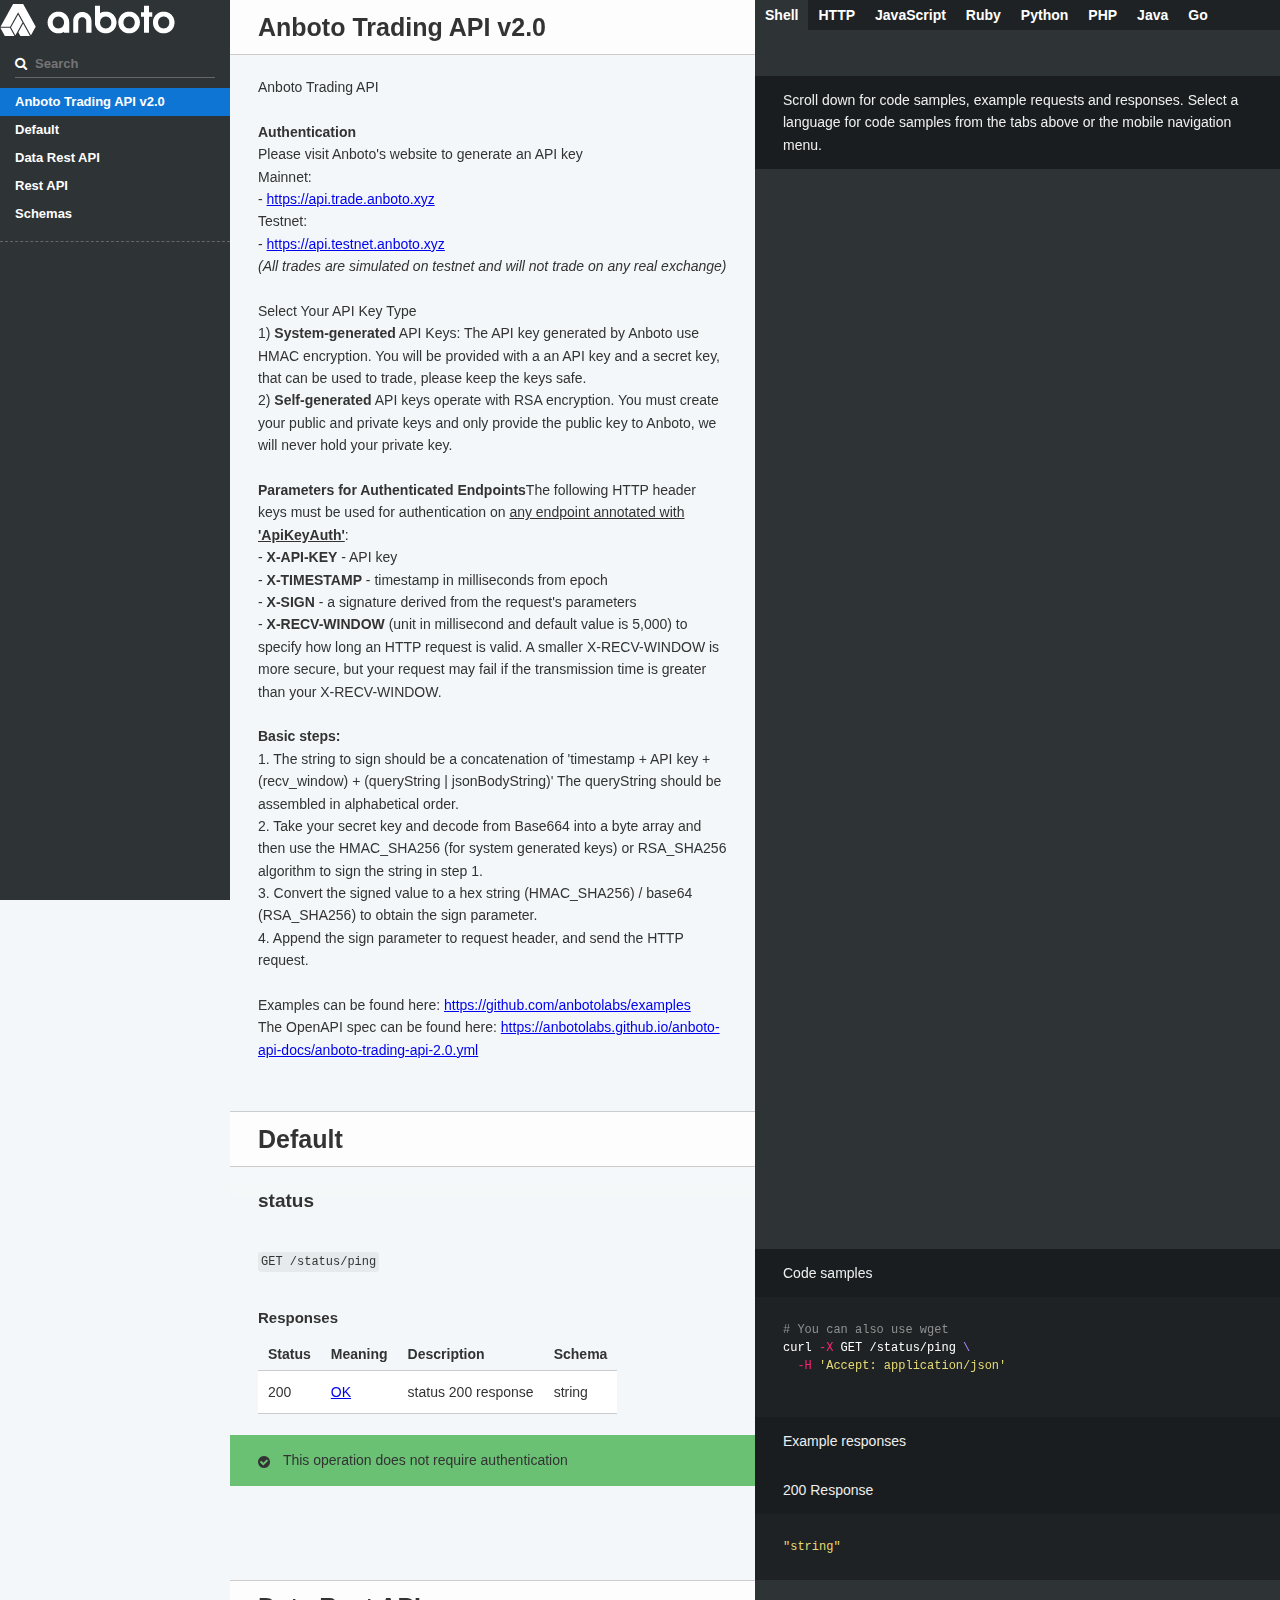
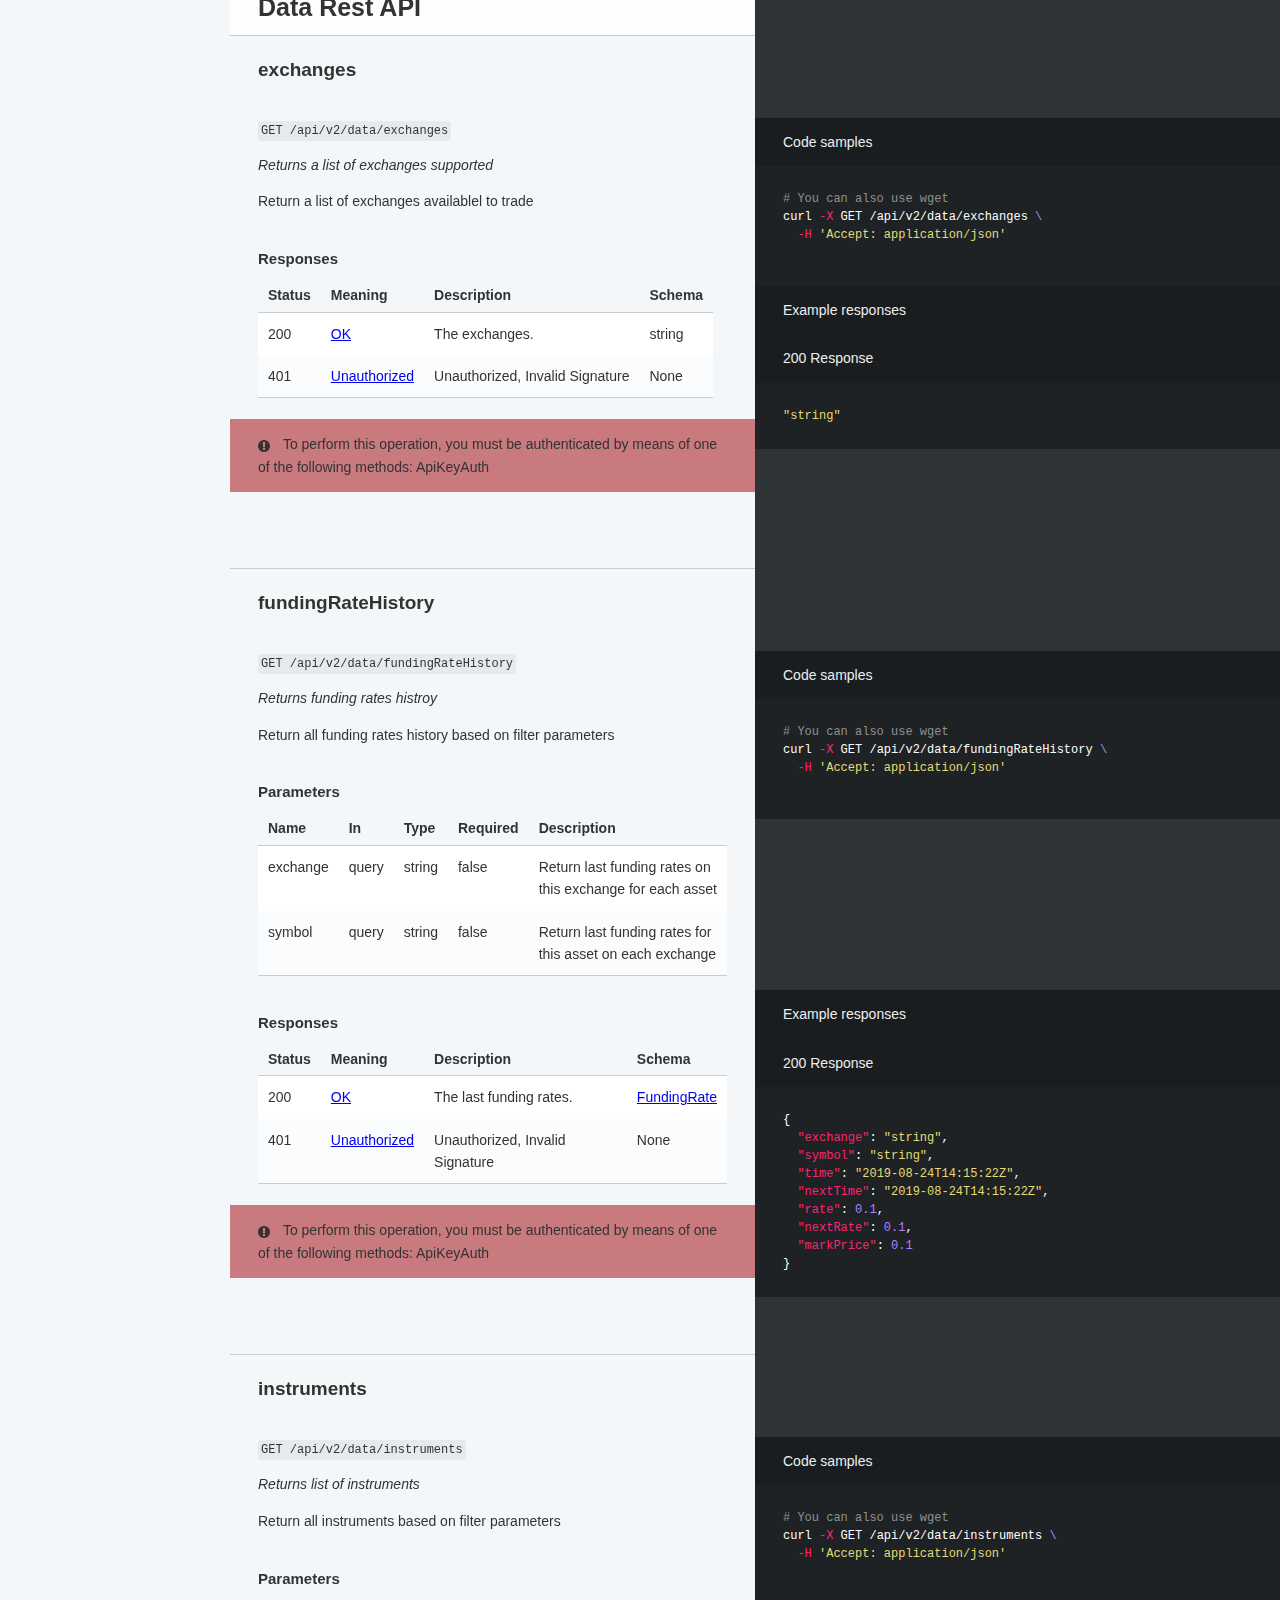
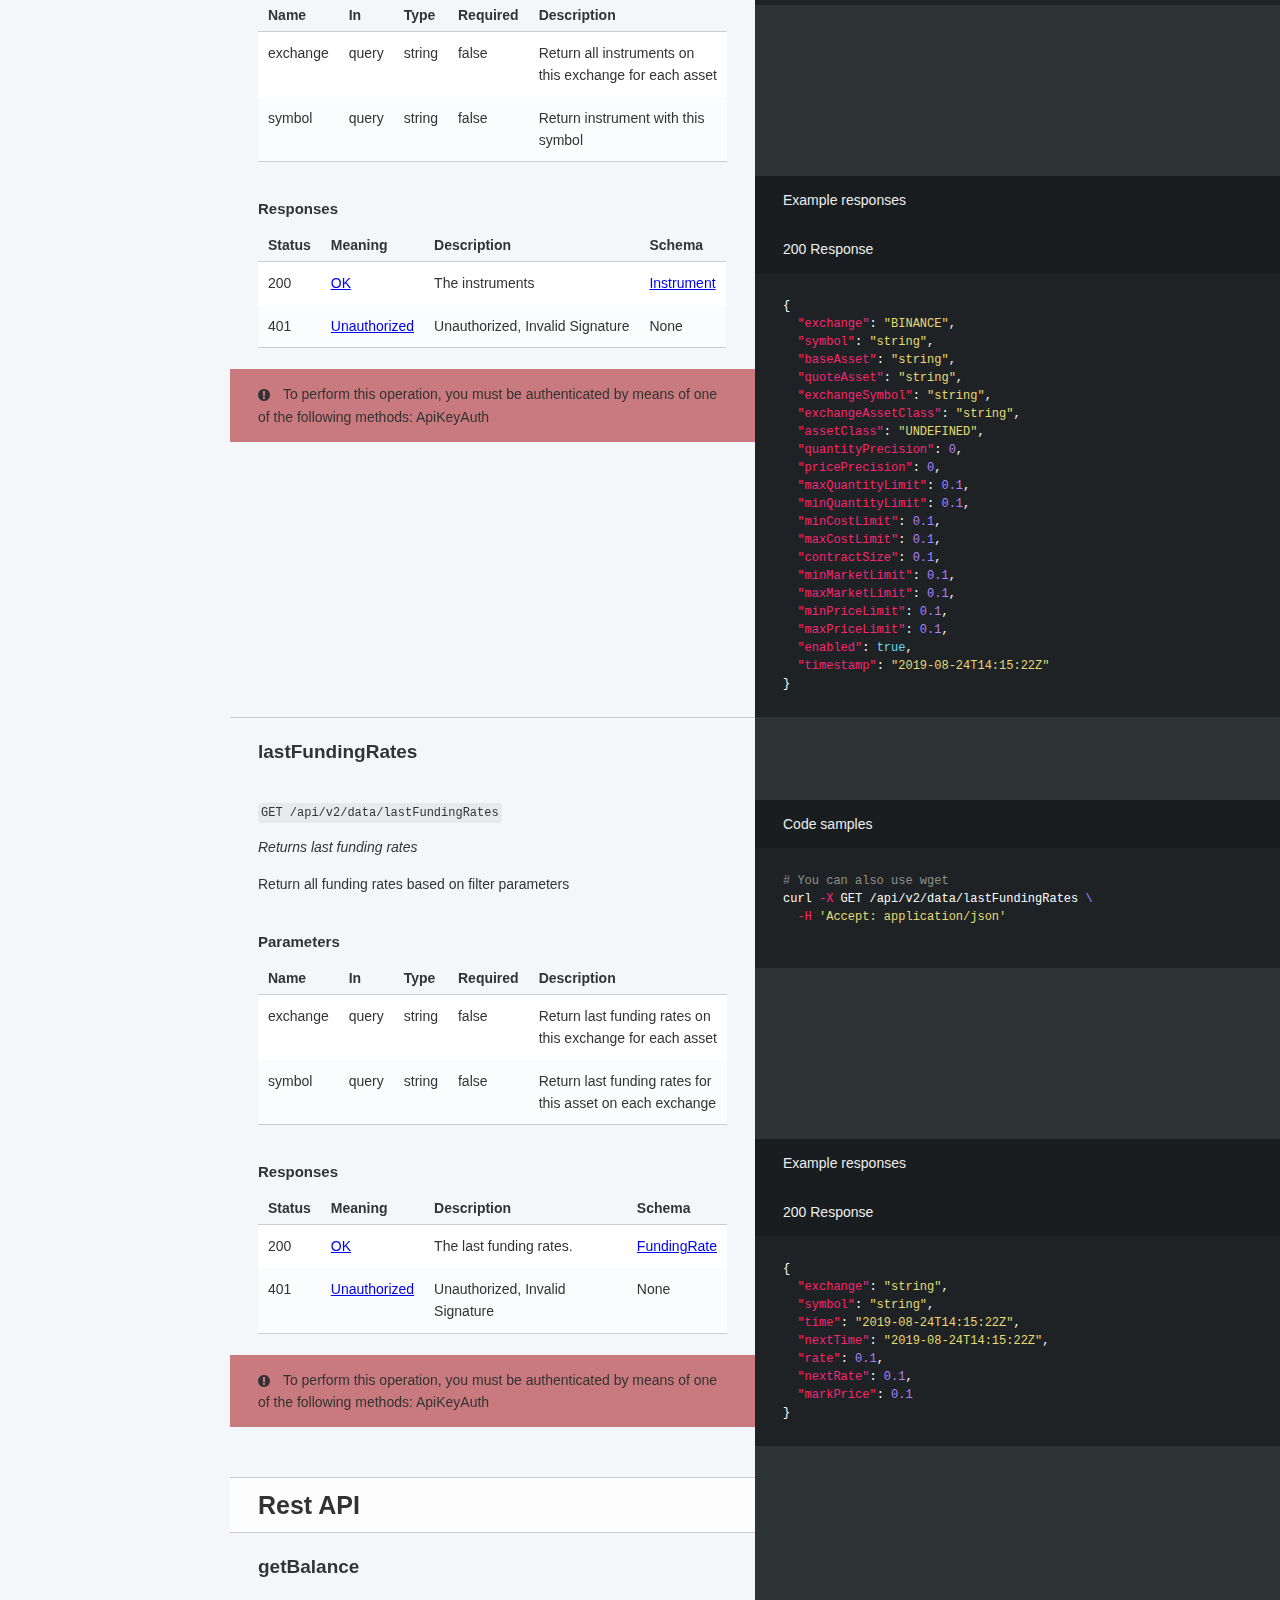
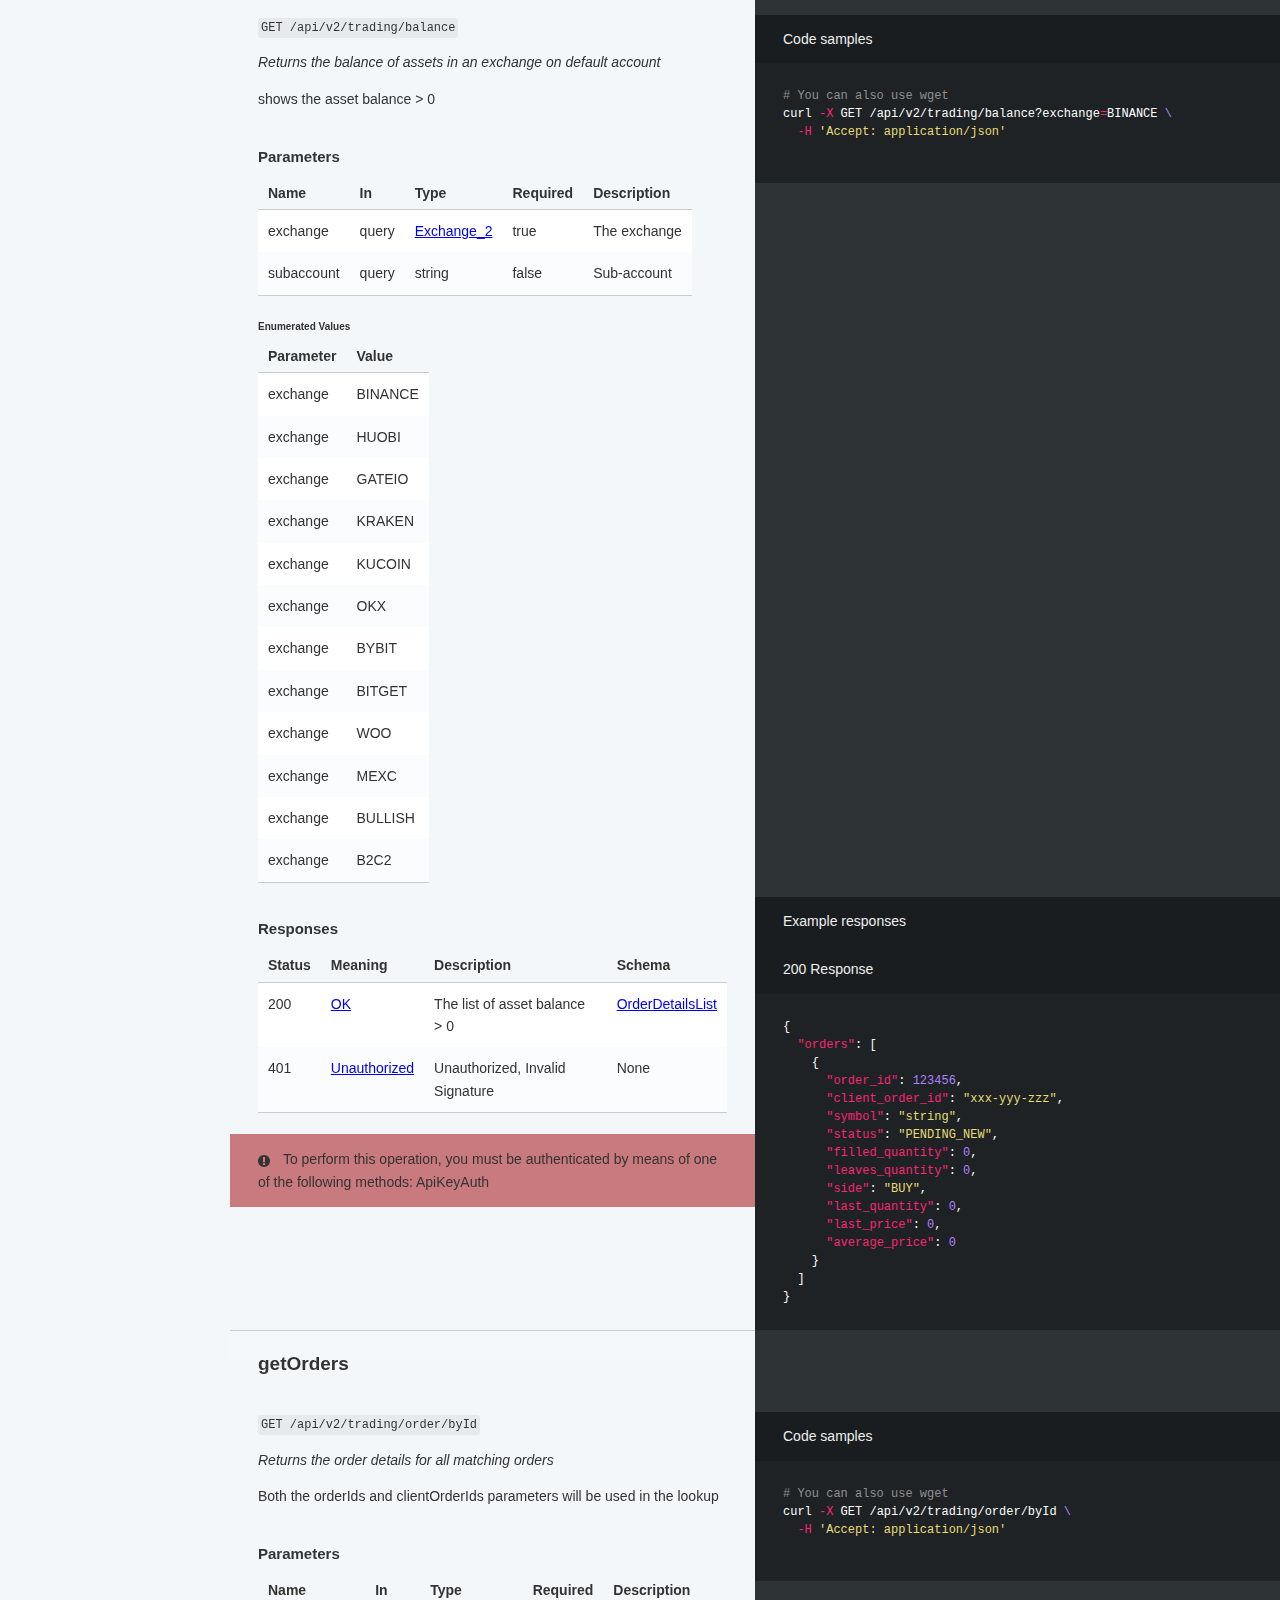
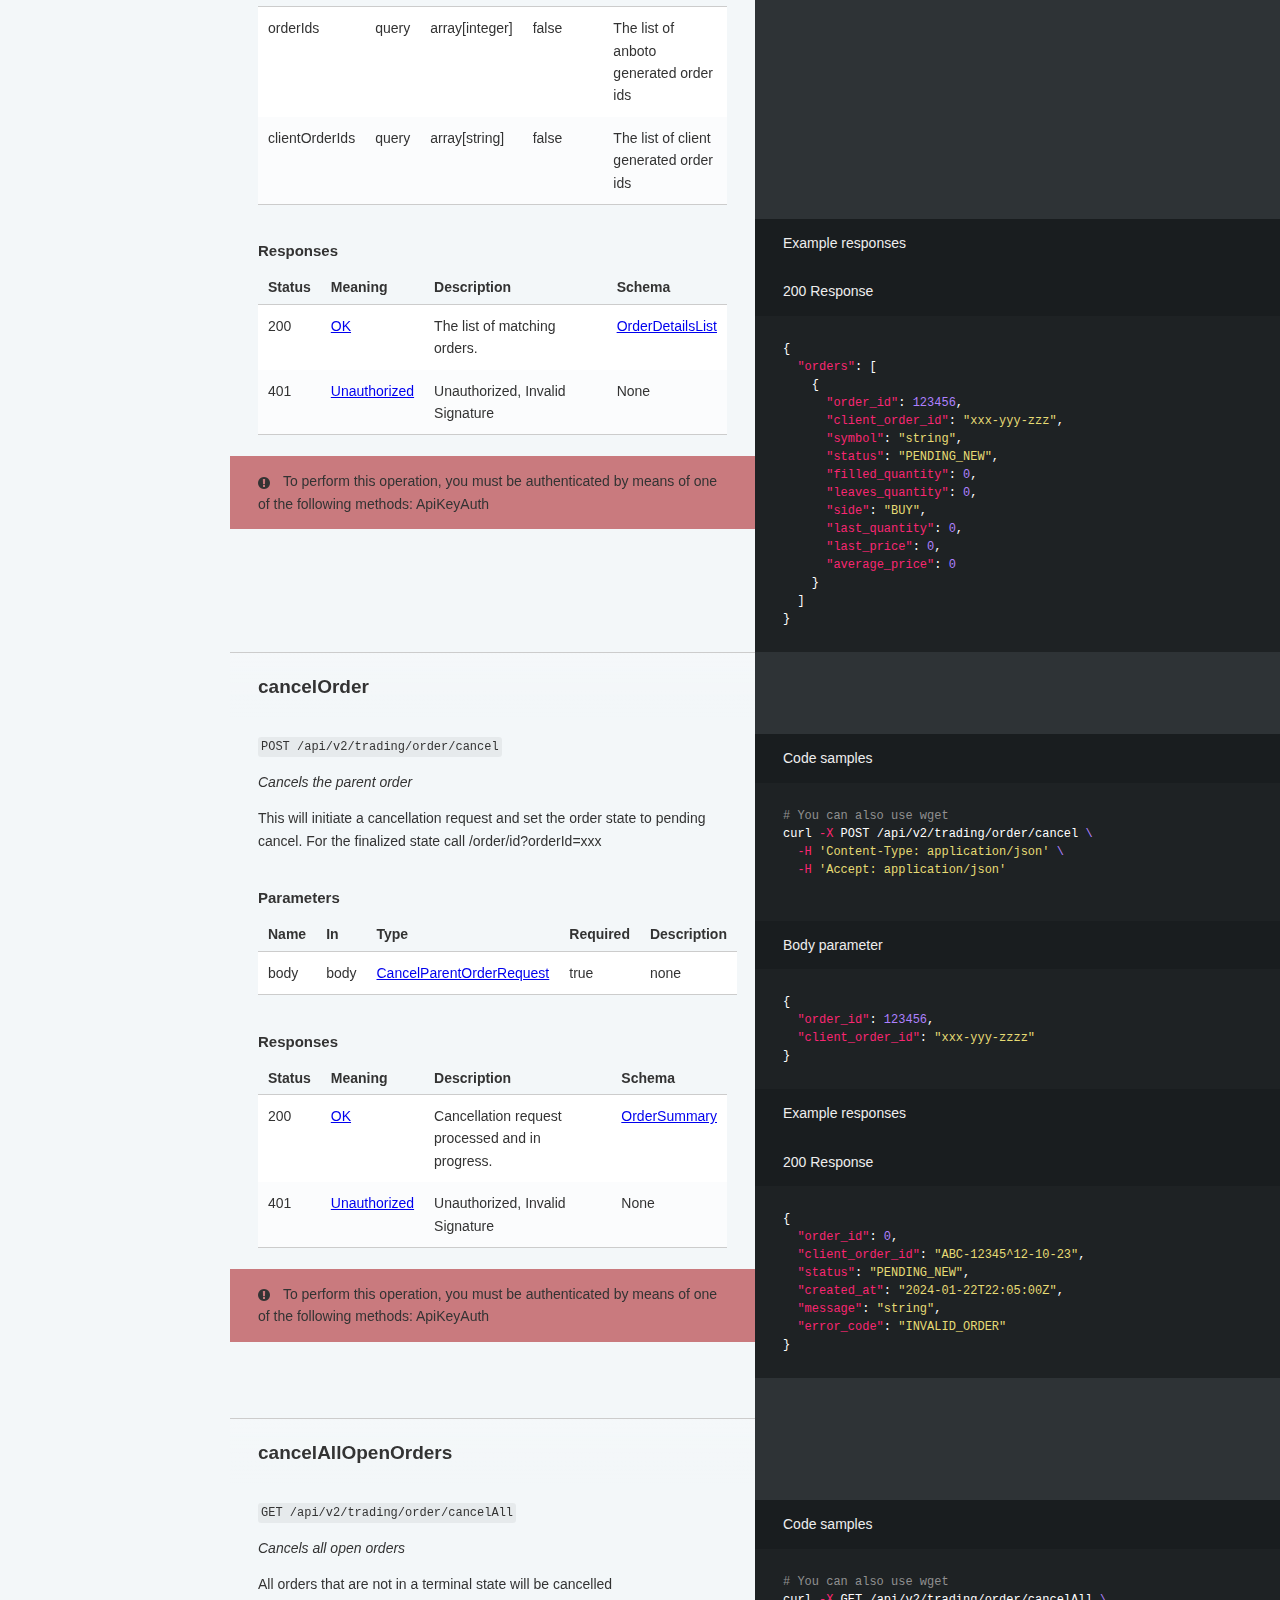
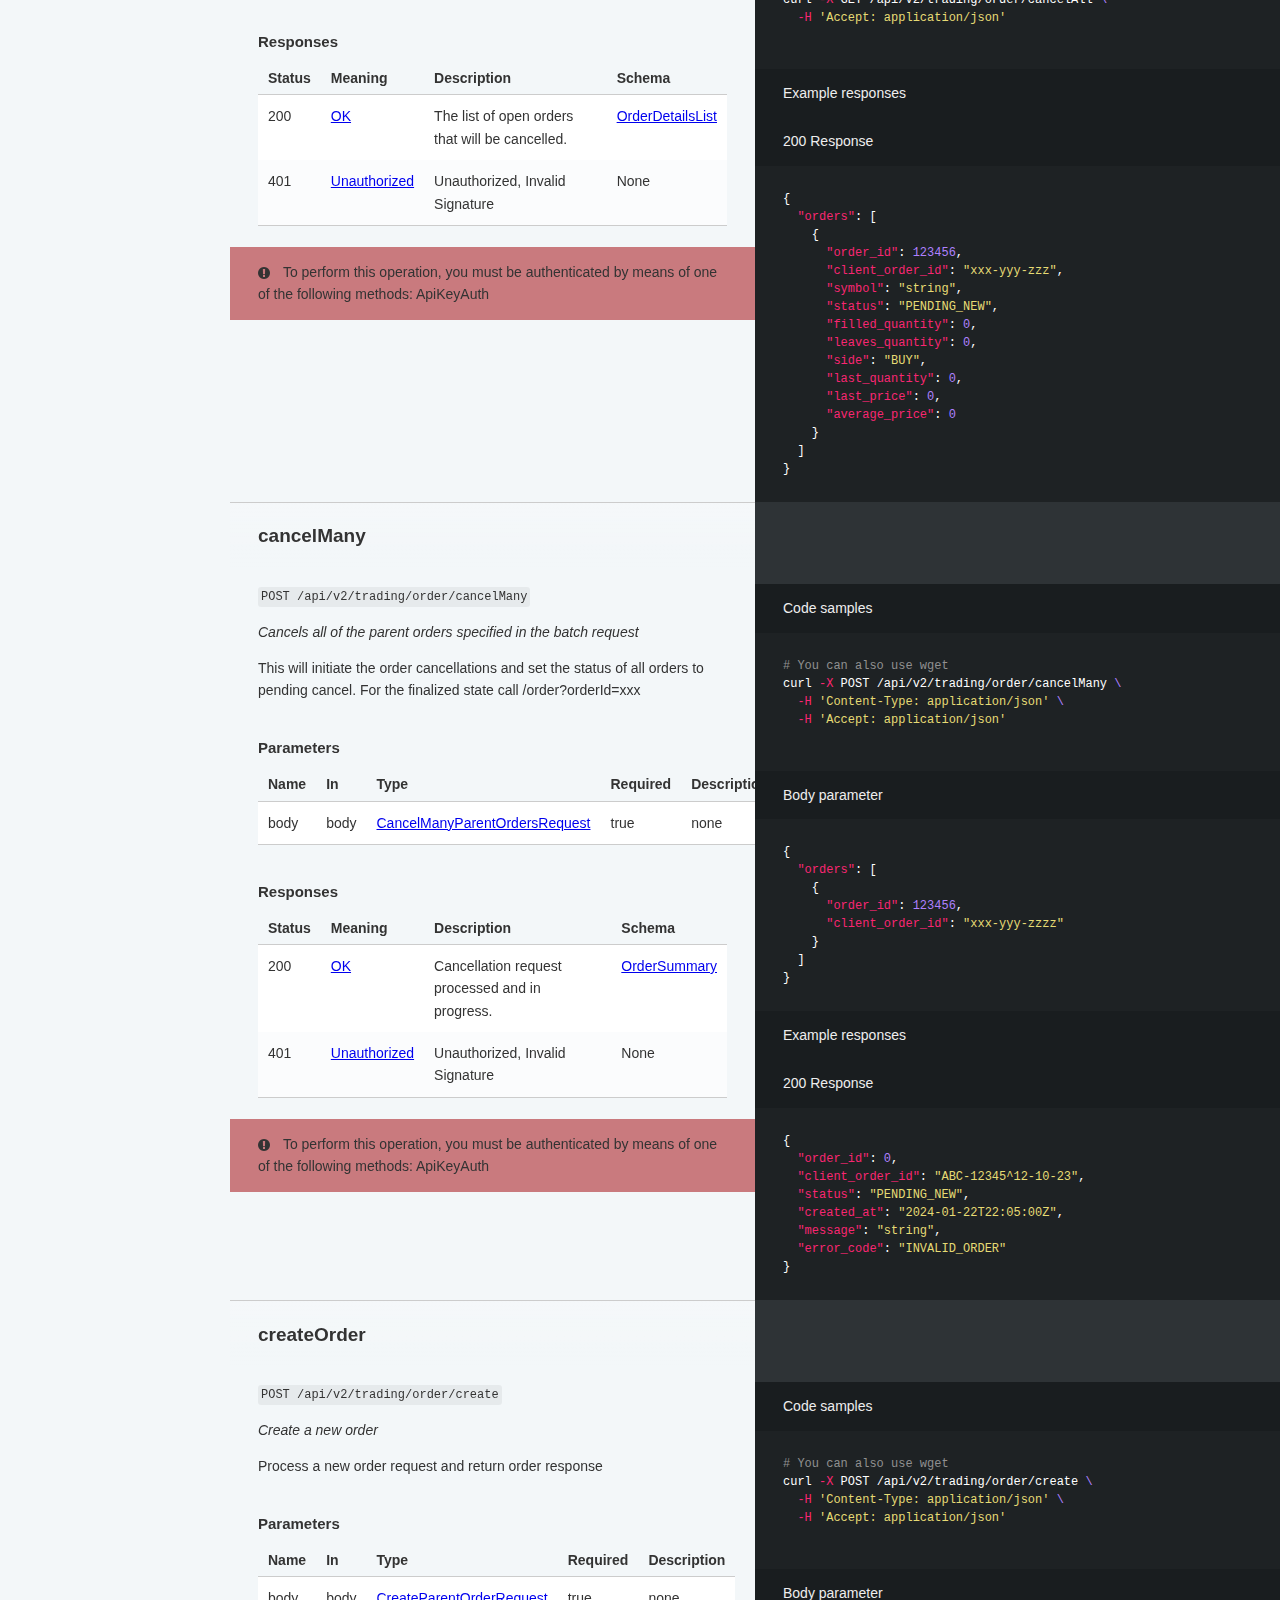
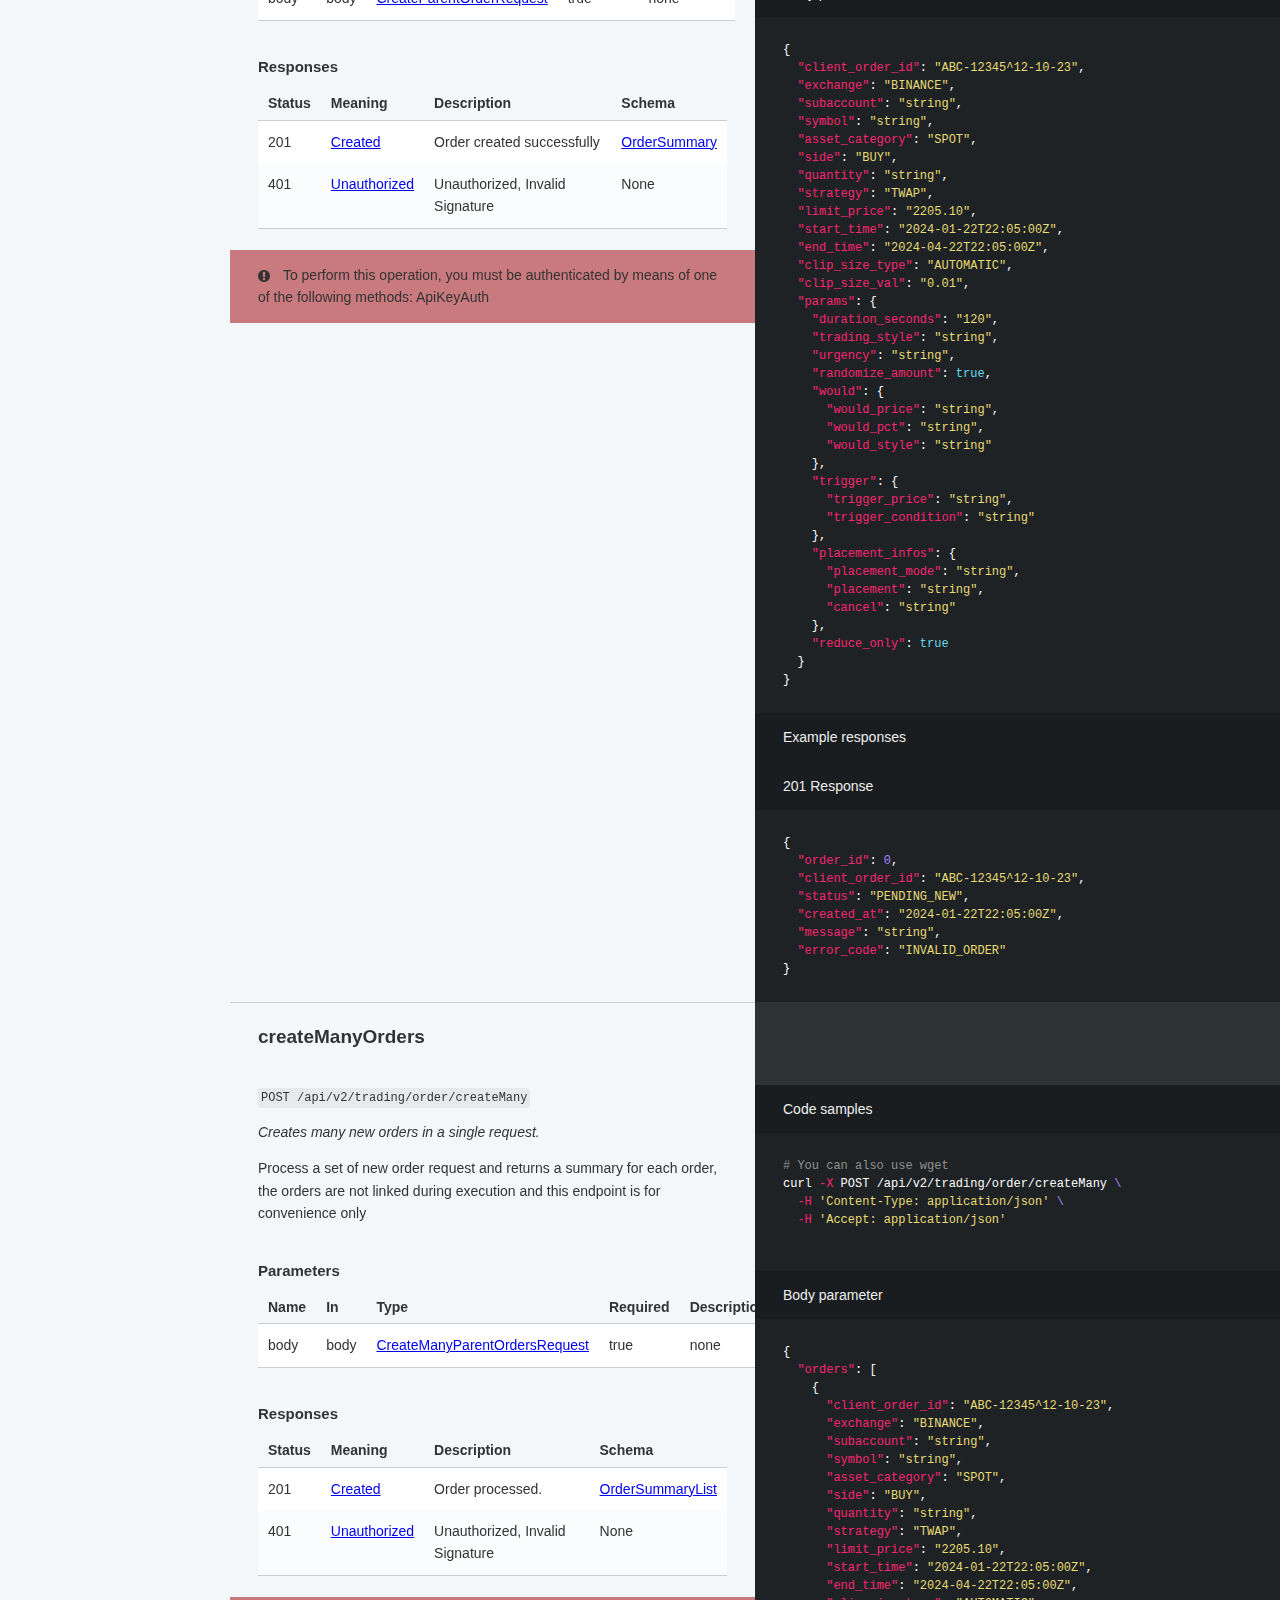
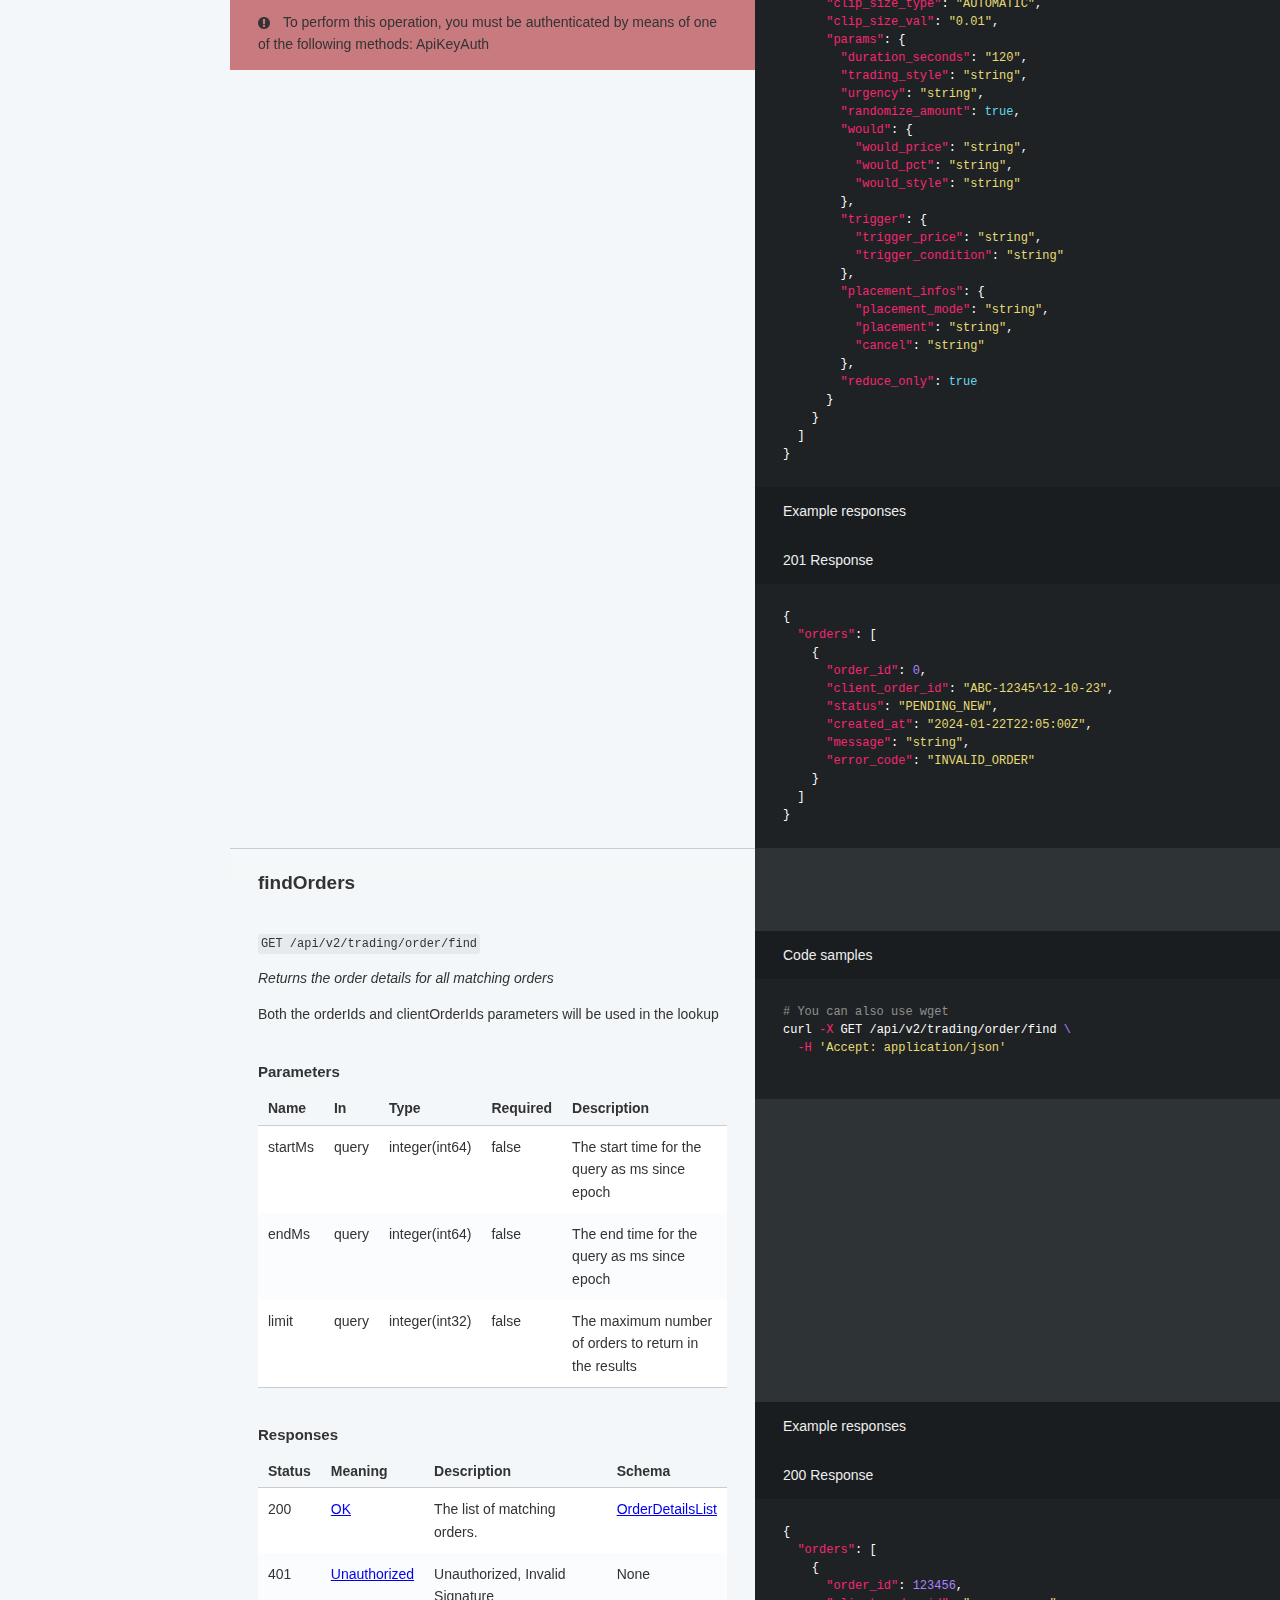
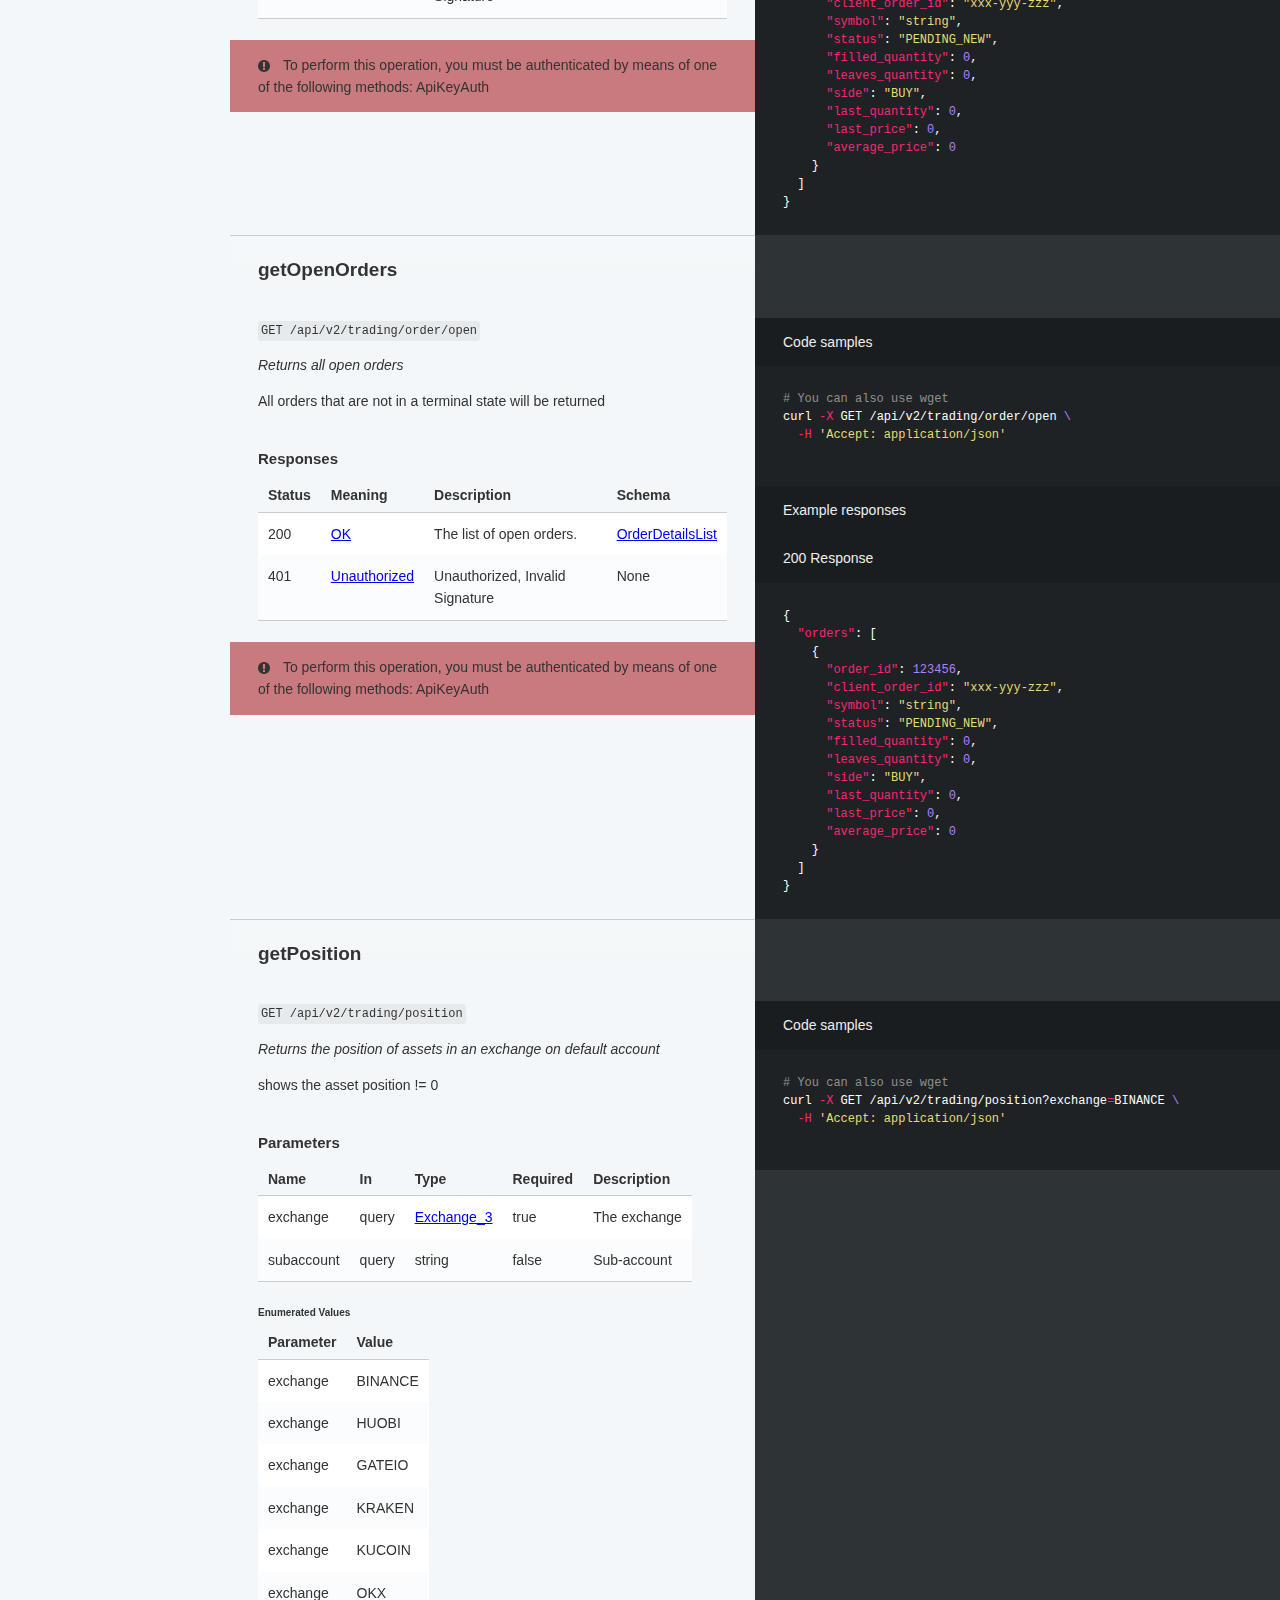
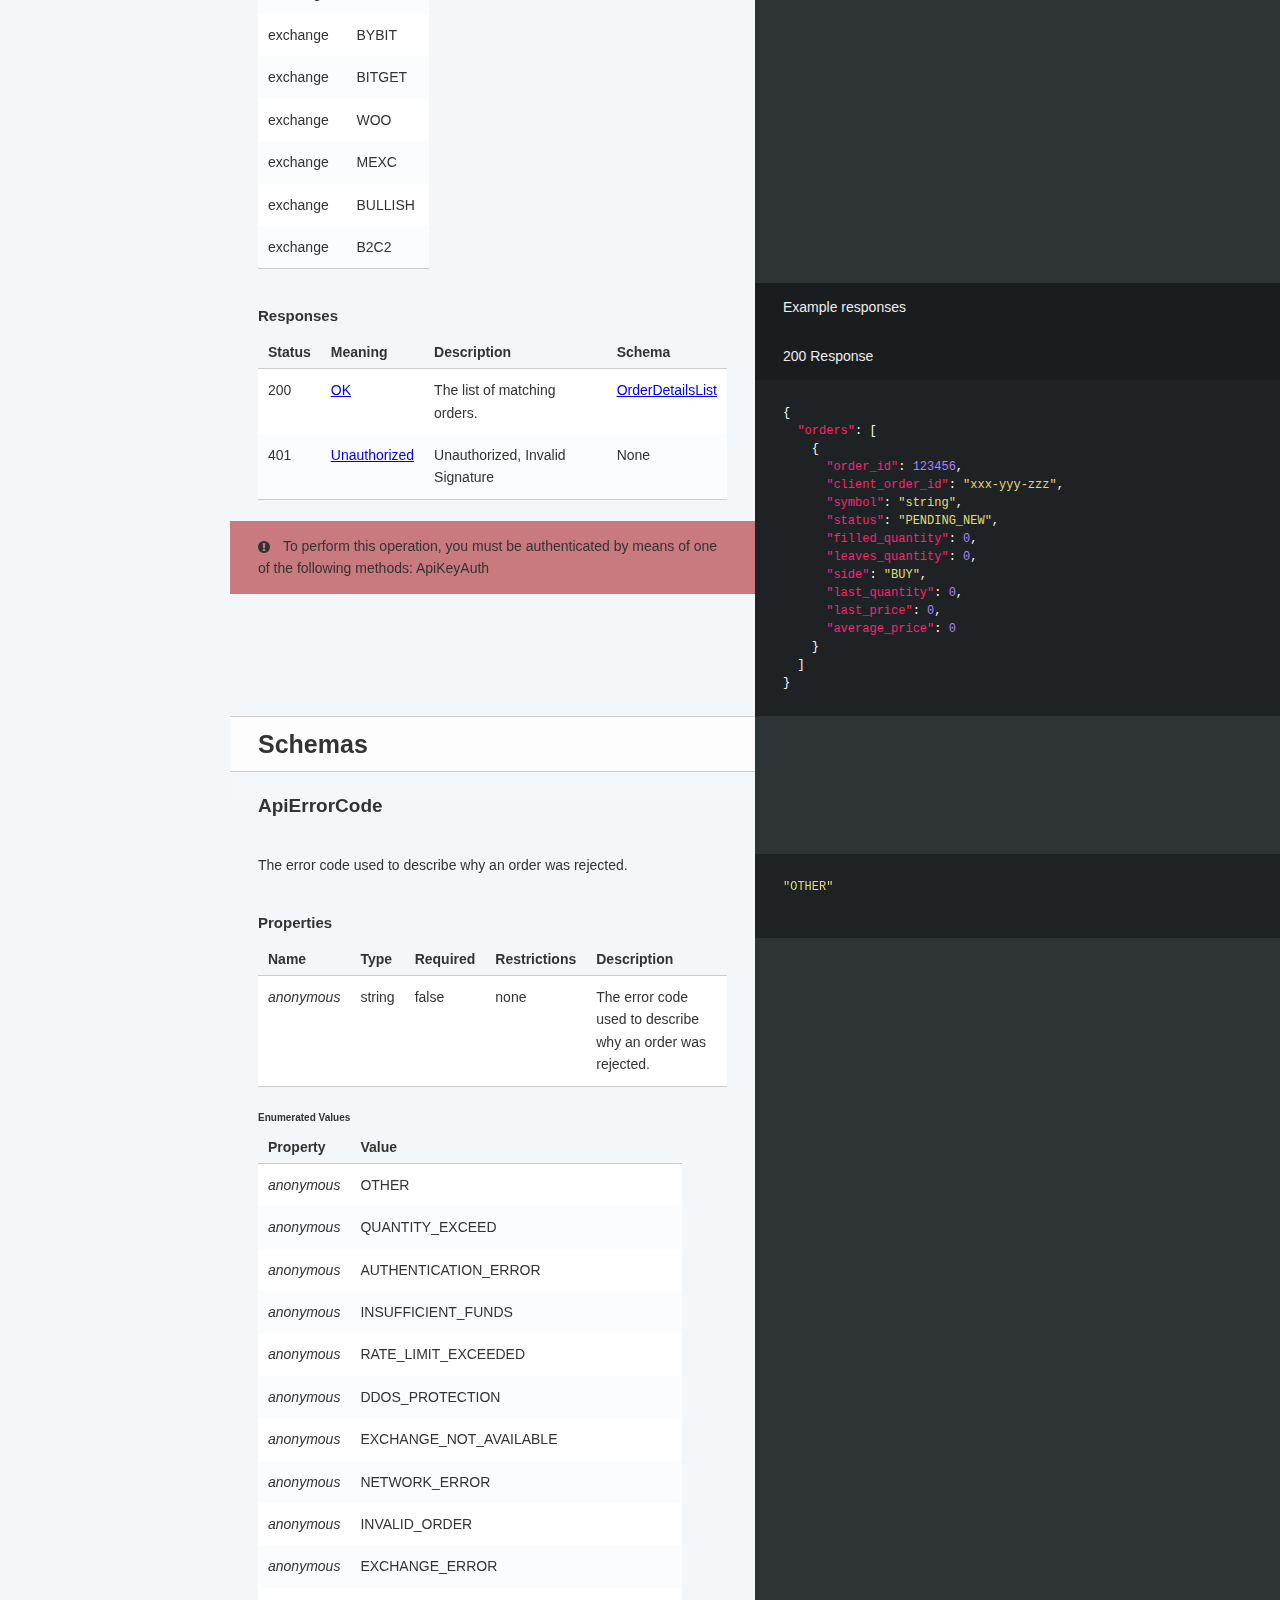
<file: index.html>
<!doctype html>
<html>
  <head>
    <meta charset="utf-8">
    <meta content="IE=edge,chrome=1" http-equiv="X-UA-Compatible">
    <meta name="viewport" content="width=device-width, initial-scale=1, maximum-scale=1">
    <title>Anboto Trading API v2.0</title>

    <style media="screen">
      .highlight table td { padding: 5px; }
.highlight table pre { margin: 0; }
.highlight .gh {
  color: #999999;
}
.highlight .sr {
  color: #f6aa11;
}
.highlight .go {
  color: #888888;
}
.highlight .gp {
  color: #555555;
}
.highlight .gs {
}
.highlight .gu {
  color: #aaaaaa;
}
.highlight .nb {
  color: #f6aa11;
}
.highlight .cm {
  color: #75715e;
}
.highlight .cp {
  color: #75715e;
}
.highlight .c1 {
  color: #75715e;
}
.highlight .cs {
  color: #75715e;
}
.highlight .c, .highlight .ch, .highlight .cd, .highlight .cpf {
  color: #75715e;
}
.highlight .err {
  color: #960050;
}
.highlight .gr {
  color: #960050;
}
.highlight .gt {
  color: #960050;
}
.highlight .gd {
  color: #49483e;
}
.highlight .gi {
  color: #49483e;
}
.highlight .ge {
  color: #49483e;
}
.highlight .kc {
  color: #66d9ef;
}
.highlight .kd {
  color: #66d9ef;
}
.highlight .kr {
  color: #66d9ef;
}
.highlight .no {
  color: #66d9ef;
}
.highlight .kt {
  color: #66d9ef;
}
.highlight .mf {
  color: #ae81ff;
}
.highlight .mh {
  color: #ae81ff;
}
.highlight .il {
  color: #ae81ff;
}
.highlight .mi {
  color: #ae81ff;
}
.highlight .mo {
  color: #ae81ff;
}
.highlight .m, .highlight .mb, .highlight .mx {
  color: #ae81ff;
}
.highlight .sc {
  color: #ae81ff;
}
.highlight .se {
  color: #ae81ff;
}
.highlight .ss {
  color: #ae81ff;
}
.highlight .sd {
  color: #e6db74;
}
.highlight .s2 {
  color: #e6db74;
}
.highlight .sb {
  color: #e6db74;
}
.highlight .sh {
  color: #e6db74;
}
.highlight .si {
  color: #e6db74;
}
.highlight .sx {
  color: #e6db74;
}
.highlight .s1 {
  color: #e6db74;
}
.highlight .s, .highlight .sa, .highlight .dl {
  color: #e6db74;
}
.highlight .na {
  color: #a6e22e;
}
.highlight .nc {
  color: #a6e22e;
}
.highlight .nd {
  color: #a6e22e;
}
.highlight .ne {
  color: #a6e22e;
}
.highlight .nf, .highlight .fm {
  color: #a6e22e;
}
.highlight .vc {
  color: #ffffff;
}
.highlight .nn {
  color: #ffffff;
}
.highlight .ni {
  color: #ffffff;
}
.highlight .bp {
  color: #ffffff;
}
.highlight .vg {
  color: #ffffff;
}
.highlight .vi {
  color: #ffffff;
}
.highlight .nv, .highlight .vm {
  color: #ffffff;
}
.highlight .w {
  color: #ffffff;
}
.highlight {
  color: #ffffff;
}
.highlight .n, .highlight .py, .highlight .nx {
  color: #ffffff;
}
.highlight .nl {
  color: #f92672;
}
.highlight .ow {
  color: #f92672;
}
.highlight .nt {
  color: #f92672;
}
.highlight .k, .highlight .kv {
  color: #f92672;
}
.highlight .kn {
  color: #f92672;
}
.highlight .kp {
  color: #f92672;
}
.highlight .o {
  color: #f92672;
}
    </style>
    <style media="print">
      * {
        -webkit-transition:none!important;
        transition:none!important;
      }
      .highlight table td { padding: 5px; }
.highlight table pre { margin: 0; }
.highlight, .highlight .w {
  color: #586e75;
}
.highlight .err {
  color: #002b36;
  background-color: #dc322f;
}
.highlight .c, .highlight .ch, .highlight .cd, .highlight .cm, .highlight .cpf, .highlight .c1, .highlight .cs {
  color: #657b83;
}
.highlight .cp {
  color: #b58900;
}
.highlight .nt {
  color: #b58900;
}
.highlight .o, .highlight .ow {
  color: #93a1a1;
}
.highlight .p, .highlight .pi {
  color: #93a1a1;
}
.highlight .gi {
  color: #859900;
}
.highlight .gd {
  color: #dc322f;
}
.highlight .gh {
  color: #268bd2;
  background-color: #002b36;
  font-weight: bold;
}
.highlight .k, .highlight .kn, .highlight .kp, .highlight .kr, .highlight .kv {
  color: #6c71c4;
}
.highlight .kc {
  color: #cb4b16;
}
.highlight .kt {
  color: #cb4b16;
}
.highlight .kd {
  color: #cb4b16;
}
.highlight .s, .highlight .sb, .highlight .sc, .highlight .dl, .highlight .sd, .highlight .s2, .highlight .sh, .highlight .sx, .highlight .s1 {
  color: #859900;
}
.highlight .sa {
  color: #6c71c4;
}
.highlight .sr {
  color: #2aa198;
}
.highlight .si {
  color: #d33682;
}
.highlight .se {
  color: #d33682;
}
.highlight .nn {
  color: #b58900;
}
.highlight .nc {
  color: #b58900;
}
.highlight .no {
  color: #b58900;
}
.highlight .na {
  color: #268bd2;
}
.highlight .m, .highlight .mb, .highlight .mf, .highlight .mh, .highlight .mi, .highlight .il, .highlight .mo, .highlight .mx {
  color: #859900;
}
.highlight .ss {
  color: #859900;
}
    </style>
    <link href="stylesheets/screen-9c19b03a.css" rel="stylesheet" media="screen" />
    <link href="stylesheets/print-966d6edc.css" rel="stylesheet" media="print" />
      <script src="javascripts/all-9cebab0f.js"></script>

  </head>

  <body class="index" data-languages="[&quot;shell&quot;,&quot;http&quot;,&quot;javascript&quot;,&quot;ruby&quot;,&quot;python&quot;,&quot;php&quot;,&quot;java&quot;,&quot;go&quot;]">
    <a href="#" id="nav-button">
      <span>
        NAV
        <img src="images/navbar-cad8cdcb.png" alt="" />
      </span>
    </a>
    <div class="toc-wrapper">
      <img src="images/logo-c303558d.png" class="logo" alt="" />
        <div class="lang-selector">
              <a href="#" data-language-name="shell">Shell</a>
              <a href="#" data-language-name="http">HTTP</a>
              <a href="#" data-language-name="javascript">JavaScript</a>
              <a href="#" data-language-name="ruby">Ruby</a>
              <a href="#" data-language-name="python">Python</a>
              <a href="#" data-language-name="php">PHP</a>
              <a href="#" data-language-name="java">Java</a>
              <a href="#" data-language-name="go">Go</a>
        </div>
        <div class="search">
          <input type="text" class="search" id="input-search" placeholder="Search">
        </div>
        <ul class="search-results"></ul>
      <ul id="toc" class="toc-list-h1">
          <li>
            <a href="#anboto-trading-api" class="toc-h1 toc-link" data-title="Anboto Trading API v2.0">Anboto Trading API v2.0</a>
          </li>
          <li>
            <a href="#anboto-trading-api-default" class="toc-h1 toc-link" data-title="Default">Default</a>
              <ul class="toc-list-h2">
                  <li>
                    <a href="#status" class="toc-h2 toc-link" data-title="status">status</a>
                  </li>
              </ul>
          </li>
          <li>
            <a href="#anboto-trading-api-data-rest-api" class="toc-h1 toc-link" data-title="Data Rest API">Data Rest API</a>
              <ul class="toc-list-h2">
                  <li>
                    <a href="#exchanges" class="toc-h2 toc-link" data-title="exchanges">exchanges</a>
                  </li>
                  <li>
                    <a href="#fundingratehistory" class="toc-h2 toc-link" data-title="fundingRateHistory">fundingRateHistory</a>
                  </li>
                  <li>
                    <a href="#instruments" class="toc-h2 toc-link" data-title="instruments">instruments</a>
                  </li>
                  <li>
                    <a href="#lastfundingrates" class="toc-h2 toc-link" data-title="lastFundingRates">lastFundingRates</a>
                  </li>
              </ul>
          </li>
          <li>
            <a href="#anboto-trading-api-rest-api" class="toc-h1 toc-link" data-title="Rest API">Rest API</a>
              <ul class="toc-list-h2">
                  <li>
                    <a href="#getbalance" class="toc-h2 toc-link" data-title="getBalance">getBalance</a>
                  </li>
                  <li>
                    <a href="#getorders" class="toc-h2 toc-link" data-title="getOrders">getOrders</a>
                  </li>
                  <li>
                    <a href="#cancelorder" class="toc-h2 toc-link" data-title="cancelOrder">cancelOrder</a>
                  </li>
                  <li>
                    <a href="#cancelallopenorders" class="toc-h2 toc-link" data-title="cancelAllOpenOrders">cancelAllOpenOrders</a>
                  </li>
                  <li>
                    <a href="#cancelmany" class="toc-h2 toc-link" data-title="cancelMany">cancelMany</a>
                  </li>
                  <li>
                    <a href="#createorder" class="toc-h2 toc-link" data-title="createOrder">createOrder</a>
                  </li>
                  <li>
                    <a href="#createmanyorders" class="toc-h2 toc-link" data-title="createManyOrders">createManyOrders</a>
                  </li>
                  <li>
                    <a href="#findorders" class="toc-h2 toc-link" data-title="findOrders">findOrders</a>
                  </li>
                  <li>
                    <a href="#getopenorders" class="toc-h2 toc-link" data-title="getOpenOrders">getOpenOrders</a>
                  </li>
                  <li>
                    <a href="#getposition" class="toc-h2 toc-link" data-title="getPosition">getPosition</a>
                  </li>
              </ul>
          </li>
          <li>
            <a href="#schemas" class="toc-h1 toc-link" data-title="Schemas">Schemas</a>
              <ul class="toc-list-h2">
                  <li>
                    <a href="#tocS_ApiErrorCode" class="toc-h2 toc-link" data-title="ApiErrorCode">ApiErrorCode</a>
                  </li>
                  <li>
                    <a href="#tocS_AssetCategory" class="toc-h2 toc-link" data-title="AssetCategory">AssetCategory</a>
                  </li>
                  <li>
                    <a href="#tocS_AssetClass" class="toc-h2 toc-link" data-title="AssetClass">AssetClass</a>
                  </li>
                  <li>
                    <a href="#tocS_CancelManyParentOrdersRequest" class="toc-h2 toc-link" data-title="CancelManyParentOrdersRequest">CancelManyParentOrdersRequest</a>
                  </li>
                  <li>
                    <a href="#tocS_CancelParentOrderRequest" class="toc-h2 toc-link" data-title="CancelParentOrderRequest">CancelParentOrderRequest</a>
                  </li>
                  <li>
                    <a href="#tocS_ClipSizeType" class="toc-h2 toc-link" data-title="ClipSizeType">ClipSizeType</a>
                  </li>
                  <li>
                    <a href="#tocS_CreateManyParentOrdersRequest" class="toc-h2 toc-link" data-title="CreateManyParentOrdersRequest">CreateManyParentOrdersRequest</a>
                  </li>
                  <li>
                    <a href="#tocS_CreateParentOrderRequest" class="toc-h2 toc-link" data-title="CreateParentOrderRequest">CreateParentOrderRequest</a>
                  </li>
                  <li>
                    <a href="#tocS_Exchange" class="toc-h2 toc-link" data-title="Exchange">Exchange</a>
                  </li>
                  <li>
                    <a href="#tocS_Exchange_1" class="toc-h2 toc-link" data-title="Exchange_1">Exchange_1</a>
                  </li>
                  <li>
                    <a href="#tocS_Exchange_2" class="toc-h2 toc-link" data-title="Exchange_2">Exchange_2</a>
                  </li>
                  <li>
                    <a href="#tocS_Exchange_3" class="toc-h2 toc-link" data-title="Exchange_3">Exchange_3</a>
                  </li>
                  <li>
                    <a href="#tocS_ExecutionStrategy" class="toc-h2 toc-link" data-title="ExecutionStrategy">ExecutionStrategy</a>
                  </li>
                  <li>
                    <a href="#tocS_FundingRate" class="toc-h2 toc-link" data-title="FundingRate">FundingRate</a>
                  </li>
                  <li>
                    <a href="#tocS_Instrument" class="toc-h2 toc-link" data-title="Instrument">Instrument</a>
                  </li>
                  <li>
                    <a href="#tocS_OrderDetails" class="toc-h2 toc-link" data-title="OrderDetails">OrderDetails</a>
                  </li>
                  <li>
                    <a href="#tocS_OrderDetailsList" class="toc-h2 toc-link" data-title="OrderDetailsList">OrderDetailsList</a>
                  </li>
                  <li>
                    <a href="#tocS_OrderParams" class="toc-h2 toc-link" data-title="OrderParams">OrderParams</a>
                  </li>
                  <li>
                    <a href="#tocS_OrderStatus" class="toc-h2 toc-link" data-title="OrderStatus">OrderStatus</a>
                  </li>
                  <li>
                    <a href="#tocS_OrderSummary" class="toc-h2 toc-link" data-title="OrderSummary">OrderSummary</a>
                  </li>
                  <li>
                    <a href="#tocS_OrderSummaryList" class="toc-h2 toc-link" data-title="OrderSummaryList">OrderSummaryList</a>
                  </li>
                  <li>
                    <a href="#tocS_PlacementInfo" class="toc-h2 toc-link" data-title="PlacementInfo">PlacementInfo</a>
                  </li>
                  <li>
                    <a href="#tocS_PlacementMode" class="toc-h2 toc-link" data-title="PlacementMode">PlacementMode</a>
                  </li>
                  <li>
                    <a href="#tocS_Side" class="toc-h2 toc-link" data-title="Side">Side</a>
                  </li>
                  <li>
                    <a href="#tocS_TradingStyle" class="toc-h2 toc-link" data-title="TradingStyle">TradingStyle</a>
                  </li>
                  <li>
                    <a href="#tocS_TriggerCondition" class="toc-h2 toc-link" data-title="TriggerCondition">TriggerCondition</a>
                  </li>
                  <li>
                    <a href="#tocS_TriggerInfo" class="toc-h2 toc-link" data-title="TriggerInfo">TriggerInfo</a>
                  </li>
                  <li>
                    <a href="#tocS_Urgency" class="toc-h2 toc-link" data-title="Urgency">Urgency</a>
                  </li>
                  <li>
                    <a href="#tocS_WouldInfo" class="toc-h2 toc-link" data-title="WouldInfo">WouldInfo</a>
                  </li>
              </ul>
          </li>
      </ul>
        <ul class="toc-footer">
        </ul>
    </div>
    <div class="page-wrapper">
      <div class="dark-box"></div>
      <div class="content">
        <!-- Generator: Widdershins v4.0.1 -->

<h1 id="anboto-trading-api">Anboto Trading API v2.0</h1>

<blockquote>
<p>Scroll down for code samples, example requests and responses. Select a language for code samples from the tabs above or the mobile navigation menu.</p>
</blockquote>

<p>Anboto Trading API <BR><BR> <B>Authentication</B><BR>Please visit Anboto&#39;s website to generate an API key<BR>   Mainnet:<BR>        - <a href="https://api.trade.anboto.xyz">https://api.trade.anboto.xyz</a><BR>   Testnet:<BR>        - <a href="https://api.testnet.anboto.xyz">https://api.testnet.anboto.xyz</a><BR>          <I>(All trades are simulated on testnet and will not trade on any real exchange)</I><BR><BR>Select Your API Key Type<BR>     1) <B>System-generated</B> API Keys: The API key generated by Anboto use HMAC encryption. You will be provided with a an API key and a secret key, that can be used to trade, please keep the keys safe.<BR>   2) <B>Self-generated</B> API keys operate with RSA encryption.      You must create your public and private keys and only provide the public key to Anboto, we will never hold your private key.<BR><BR><B>Parameters for Authenticated Endpoints</B>The following HTTP header keys must be used for authentication on <U>any endpoint annotated with <B>&#39;ApiKeyAuth&#39;</B></U>:<BR> - <B>X-API-KEY</B> - API key<BR> - <B>X-TIMESTAMP</B> - timestamp in milliseconds from epoch<BR> - <B>X-SIGN</B> - a signature derived from the request&#39;s parameters<BR> - <B>X-RECV-WINDOW</B> (unit in millisecond and default value is 5,000) to specify how long an HTTP request is valid. A smaller X-RECV-WINDOW is more secure, but your request may fail if the transmission time is greater than your X-RECV-WINDOW.<BR><BR><B>Basic steps:</B><BR>1. The string to sign should be a concatenation of &#39;timestamp + API key + (recv_window) + (queryString | jsonBodyString)&#39; The queryString should be assembled in alphabetical order.<BR>2. Take your secret key and decode from Base664 into a byte array and then use the HMAC_SHA256 (for system generated keys) or RSA_SHA256 algorithm to sign the string in step 1.<BR>3. Convert the signed value to a hex string (HMAC_SHA256) / base64 (RSA_SHA256) to obtain the sign parameter.<BR>4. Append the sign parameter to request header, and send the HTTP request. <BR><BR>Examples can be found here: <a href="https://github.com/anbotolabs/examples">https://github.com/anbotolabs/examples</a><BR>The OpenAPI spec can be found here: <a href="https://anbotolabs.github.io/anboto-api-docs/anboto-trading-api-2.0.yml">https://anbotolabs.github.io/anboto-api-docs/anboto-trading-api-2.0.yml</a></p>

<h1 id="anboto-trading-api-default">Default</h1>
<h2 id='status'>status</h2>
<p><a id="opIdstatus"></a></p>

<blockquote>
<p>Code samples</p>
</blockquote>
<div class="highlight"><pre class="highlight shell tab-shell"><code><span class="c"># You can also use wget</span>
curl <span class="nt">-X</span> GET /status/ping <span class="se">\</span>
  <span class="nt">-H</span> <span class="s1">'Accept: application/json'</span>

</code></pre></div><div class="highlight"><pre class="highlight http tab-http"><code><span class="nf">GET</span> <span class="nn">/status/ping</span> <span class="k">HTTP</span><span class="o">/</span><span class="m">1.1</span>

Accept: application/json

</code></pre></div><div class="highlight"><pre class="highlight javascript tab-javascript"><code>
<span class="kd">const</span> <span class="nx">headers</span> <span class="o">=</span> <span class="p">{</span>
  <span class="dl">'</span><span class="s1">Accept</span><span class="dl">'</span><span class="p">:</span><span class="dl">'</span><span class="s1">application/json</span><span class="dl">'</span>
<span class="p">};</span>

<span class="nx">fetch</span><span class="p">(</span><span class="dl">'</span><span class="s1">/status/ping</span><span class="dl">'</span><span class="p">,</span>
<span class="p">{</span>
  <span class="na">method</span><span class="p">:</span> <span class="dl">'</span><span class="s1">GET</span><span class="dl">'</span><span class="p">,</span>

  <span class="na">headers</span><span class="p">:</span> <span class="nx">headers</span>
<span class="p">})</span>
<span class="p">.</span><span class="nx">then</span><span class="p">(</span><span class="kd">function</span><span class="p">(</span><span class="nx">res</span><span class="p">)</span> <span class="p">{</span>
    <span class="k">return</span> <span class="nx">res</span><span class="p">.</span><span class="nx">json</span><span class="p">();</span>
<span class="p">}).</span><span class="nx">then</span><span class="p">(</span><span class="kd">function</span><span class="p">(</span><span class="nx">body</span><span class="p">)</span> <span class="p">{</span>
    <span class="nx">console</span><span class="p">.</span><span class="nx">log</span><span class="p">(</span><span class="nx">body</span><span class="p">);</span>
<span class="p">});</span>

</code></pre></div><div class="highlight"><pre class="highlight ruby tab-ruby"><code><span class="nb">require</span> <span class="s1">'rest-client'</span>
<span class="nb">require</span> <span class="s1">'json'</span>

<span class="n">headers</span> <span class="o">=</span> <span class="p">{</span>
  <span class="s1">'Accept'</span> <span class="o">=&gt;</span> <span class="s1">'application/json'</span>
<span class="p">}</span>

<span class="n">result</span> <span class="o">=</span> <span class="no">RestClient</span><span class="p">.</span><span class="nf">get</span> <span class="s1">'/status/ping'</span><span class="p">,</span>
  <span class="ss">params: </span><span class="p">{</span>
  <span class="p">},</span> <span class="ss">headers: </span><span class="n">headers</span>

<span class="nb">p</span> <span class="no">JSON</span><span class="p">.</span><span class="nf">parse</span><span class="p">(</span><span class="n">result</span><span class="p">)</span>

</code></pre></div><div class="highlight"><pre class="highlight python tab-python"><code><span class="kn">import</span> <span class="nn">requests</span>
<span class="n">headers</span> <span class="o">=</span> <span class="p">{</span>
  <span class="s">'Accept'</span><span class="p">:</span> <span class="s">'application/json'</span>
<span class="p">}</span>

<span class="n">r</span> <span class="o">=</span> <span class="n">requests</span><span class="p">.</span><span class="n">get</span><span class="p">(</span><span class="s">'/status/ping'</span><span class="p">,</span> <span class="n">headers</span> <span class="o">=</span> <span class="n">headers</span><span class="p">)</span>

<span class="k">print</span><span class="p">(</span><span class="n">r</span><span class="p">.</span><span class="n">json</span><span class="p">())</span>

</code></pre></div><div class="highlight"><pre class="highlight php tab-php"><code><span class="cp">&lt;?php</span>

<span class="k">require</span> <span class="s1">'vendor/autoload.php'</span><span class="p">;</span>

<span class="nv">$headers</span> <span class="o">=</span> <span class="k">array</span><span class="p">(</span>
    <span class="s1">'Accept'</span> <span class="o">=&gt;</span> <span class="s1">'application/json'</span><span class="p">,</span>
<span class="p">);</span>

<span class="nv">$client</span> <span class="o">=</span> <span class="k">new</span> <span class="err">\</span><span class="nf">GuzzleHttp\Client</span><span class="p">();</span>

<span class="c1">// Define array of request body.</span>
<span class="nv">$request_body</span> <span class="o">=</span> <span class="k">array</span><span class="p">();</span>

<span class="k">try</span> <span class="p">{</span>
    <span class="nv">$response</span> <span class="o">=</span> <span class="nv">$client</span><span class="o">-&gt;</span><span class="nf">request</span><span class="p">(</span><span class="s1">'GET'</span><span class="p">,</span><span class="s1">'/status/ping'</span><span class="p">,</span> <span class="k">array</span><span class="p">(</span>
        <span class="s1">'headers'</span> <span class="o">=&gt;</span> <span class="nv">$headers</span><span class="p">,</span>
        <span class="s1">'json'</span> <span class="o">=&gt;</span> <span class="nv">$request_body</span><span class="p">,</span>
       <span class="p">)</span>
    <span class="p">);</span>
    <span class="nb">print_r</span><span class="p">(</span><span class="nv">$response</span><span class="o">-&gt;</span><span class="nf">getBody</span><span class="p">()</span><span class="o">-&gt;</span><span class="nf">getContents</span><span class="p">());</span>
 <span class="p">}</span>
 <span class="k">catch</span> <span class="p">(</span><span class="err">\</span><span class="nc">GuzzleHttp\Exception\BadResponseException</span> <span class="nv">$e</span><span class="p">)</span> <span class="p">{</span>
    <span class="c1">// handle exception or api errors.</span>
    <span class="nb">print_r</span><span class="p">(</span><span class="nv">$e</span><span class="o">-&gt;</span><span class="nf">getMessage</span><span class="p">());</span>
 <span class="p">}</span>

 <span class="c1">// ...</span>

</code></pre></div><div class="highlight"><pre class="highlight java tab-java"><code><span class="no">URL</span> <span class="n">obj</span> <span class="o">=</span> <span class="k">new</span> <span class="no">URL</span><span class="o">(</span><span class="s">"/status/ping"</span><span class="o">);</span>
<span class="nc">HttpURLConnection</span> <span class="n">con</span> <span class="o">=</span> <span class="o">(</span><span class="nc">HttpURLConnection</span><span class="o">)</span> <span class="n">obj</span><span class="o">.</span><span class="na">openConnection</span><span class="o">();</span>
<span class="n">con</span><span class="o">.</span><span class="na">setRequestMethod</span><span class="o">(</span><span class="s">"GET"</span><span class="o">);</span>
<span class="kt">int</span> <span class="n">responseCode</span> <span class="o">=</span> <span class="n">con</span><span class="o">.</span><span class="na">getResponseCode</span><span class="o">();</span>
<span class="nc">BufferedReader</span> <span class="n">in</span> <span class="o">=</span> <span class="k">new</span> <span class="nc">BufferedReader</span><span class="o">(</span>
    <span class="k">new</span> <span class="nf">InputStreamReader</span><span class="o">(</span><span class="n">con</span><span class="o">.</span><span class="na">getInputStream</span><span class="o">()));</span>
<span class="nc">String</span> <span class="n">inputLine</span><span class="o">;</span>
<span class="nc">StringBuffer</span> <span class="n">response</span> <span class="o">=</span> <span class="k">new</span> <span class="nc">StringBuffer</span><span class="o">();</span>
<span class="k">while</span> <span class="o">((</span><span class="n">inputLine</span> <span class="o">=</span> <span class="n">in</span><span class="o">.</span><span class="na">readLine</span><span class="o">())</span> <span class="o">!=</span> <span class="kc">null</span><span class="o">)</span> <span class="o">{</span>
    <span class="n">response</span><span class="o">.</span><span class="na">append</span><span class="o">(</span><span class="n">inputLine</span><span class="o">);</span>
<span class="o">}</span>
<span class="n">in</span><span class="o">.</span><span class="na">close</span><span class="o">();</span>
<span class="nc">System</span><span class="o">.</span><span class="na">out</span><span class="o">.</span><span class="na">println</span><span class="o">(</span><span class="n">response</span><span class="o">.</span><span class="na">toString</span><span class="o">());</span>

</code></pre></div><div class="highlight"><pre class="highlight go tab-go"><code><span class="k">package</span> <span class="n">main</span>

<span class="k">import</span> <span class="p">(</span>
       <span class="s">"bytes"</span>
       <span class="s">"net/http"</span>
<span class="p">)</span>

<span class="k">func</span> <span class="n">main</span><span class="p">()</span> <span class="p">{</span>

    <span class="n">headers</span> <span class="o">:=</span> <span class="k">map</span><span class="p">[</span><span class="kt">string</span><span class="p">][]</span><span class="kt">string</span><span class="p">{</span>
        <span class="s">"Accept"</span><span class="o">:</span> <span class="p">[]</span><span class="kt">string</span><span class="p">{</span><span class="s">"application/json"</span><span class="p">},</span>
    <span class="p">}</span>

    <span class="n">data</span> <span class="o">:=</span> <span class="n">bytes</span><span class="o">.</span><span class="n">NewBuffer</span><span class="p">([]</span><span class="kt">byte</span><span class="p">{</span><span class="n">jsonReq</span><span class="p">})</span>
    <span class="n">req</span><span class="p">,</span> <span class="n">err</span> <span class="o">:=</span> <span class="n">http</span><span class="o">.</span><span class="n">NewRequest</span><span class="p">(</span><span class="s">"GET"</span><span class="p">,</span> <span class="s">"/status/ping"</span><span class="p">,</span> <span class="n">data</span><span class="p">)</span>
    <span class="n">req</span><span class="o">.</span><span class="n">Header</span> <span class="o">=</span> <span class="n">headers</span>

    <span class="n">client</span> <span class="o">:=</span> <span class="o">&amp;</span><span class="n">http</span><span class="o">.</span><span class="n">Client</span><span class="p">{}</span>
    <span class="n">resp</span><span class="p">,</span> <span class="n">err</span> <span class="o">:=</span> <span class="n">client</span><span class="o">.</span><span class="n">Do</span><span class="p">(</span><span class="n">req</span><span class="p">)</span>
    <span class="c">// ...</span>
<span class="p">}</span>

</code></pre></div>
<p><code>GET /status/ping</code></p>

<blockquote>
<p>Example responses</p>

<p>200 Response</p>
</blockquote>
<div class="highlight"><pre class="highlight json tab-json"><code><span class="s2">"string"</span><span class="w">
</span></code></pre></div>
<h3 id="status-responses">Responses</h3>

<table><thead>
<tr>
<th>Status</th>
<th>Meaning</th>
<th>Description</th>
<th>Schema</th>
</tr>
</thead><tbody>
<tr>
<td>200</td>
<td><a href="https://tools.ietf.org/html/rfc7231#section-6.3.1">OK</a></td>
<td>status 200 response</td>
<td>string</td>
</tr>
</tbody></table>

<aside class="success">
This operation does not require authentication
</aside>

<h1 id="anboto-trading-api-data-rest-api">Data Rest API</h1>
<h2 id='exchanges'>exchanges</h2>
<p><a id="opIdexchanges"></a></p>

<blockquote>
<p>Code samples</p>
</blockquote>
<div class="highlight"><pre class="highlight shell tab-shell"><code><span class="c"># You can also use wget</span>
curl <span class="nt">-X</span> GET /api/v2/data/exchanges <span class="se">\</span>
  <span class="nt">-H</span> <span class="s1">'Accept: application/json'</span>

</code></pre></div><div class="highlight"><pre class="highlight http tab-http"><code><span class="nf">GET</span> <span class="nn">/api/v2/data/exchanges</span> <span class="k">HTTP</span><span class="o">/</span><span class="m">1.1</span>

Accept: application/json

</code></pre></div><div class="highlight"><pre class="highlight javascript tab-javascript"><code>
<span class="kd">const</span> <span class="nx">headers</span> <span class="o">=</span> <span class="p">{</span>
  <span class="dl">'</span><span class="s1">Accept</span><span class="dl">'</span><span class="p">:</span><span class="dl">'</span><span class="s1">application/json</span><span class="dl">'</span>
<span class="p">};</span>

<span class="nx">fetch</span><span class="p">(</span><span class="dl">'</span><span class="s1">/api/v2/data/exchanges</span><span class="dl">'</span><span class="p">,</span>
<span class="p">{</span>
  <span class="na">method</span><span class="p">:</span> <span class="dl">'</span><span class="s1">GET</span><span class="dl">'</span><span class="p">,</span>

  <span class="na">headers</span><span class="p">:</span> <span class="nx">headers</span>
<span class="p">})</span>
<span class="p">.</span><span class="nx">then</span><span class="p">(</span><span class="kd">function</span><span class="p">(</span><span class="nx">res</span><span class="p">)</span> <span class="p">{</span>
    <span class="k">return</span> <span class="nx">res</span><span class="p">.</span><span class="nx">json</span><span class="p">();</span>
<span class="p">}).</span><span class="nx">then</span><span class="p">(</span><span class="kd">function</span><span class="p">(</span><span class="nx">body</span><span class="p">)</span> <span class="p">{</span>
    <span class="nx">console</span><span class="p">.</span><span class="nx">log</span><span class="p">(</span><span class="nx">body</span><span class="p">);</span>
<span class="p">});</span>

</code></pre></div><div class="highlight"><pre class="highlight ruby tab-ruby"><code><span class="nb">require</span> <span class="s1">'rest-client'</span>
<span class="nb">require</span> <span class="s1">'json'</span>

<span class="n">headers</span> <span class="o">=</span> <span class="p">{</span>
  <span class="s1">'Accept'</span> <span class="o">=&gt;</span> <span class="s1">'application/json'</span>
<span class="p">}</span>

<span class="n">result</span> <span class="o">=</span> <span class="no">RestClient</span><span class="p">.</span><span class="nf">get</span> <span class="s1">'/api/v2/data/exchanges'</span><span class="p">,</span>
  <span class="ss">params: </span><span class="p">{</span>
  <span class="p">},</span> <span class="ss">headers: </span><span class="n">headers</span>

<span class="nb">p</span> <span class="no">JSON</span><span class="p">.</span><span class="nf">parse</span><span class="p">(</span><span class="n">result</span><span class="p">)</span>

</code></pre></div><div class="highlight"><pre class="highlight python tab-python"><code><span class="kn">import</span> <span class="nn">requests</span>
<span class="n">headers</span> <span class="o">=</span> <span class="p">{</span>
  <span class="s">'Accept'</span><span class="p">:</span> <span class="s">'application/json'</span>
<span class="p">}</span>

<span class="n">r</span> <span class="o">=</span> <span class="n">requests</span><span class="p">.</span><span class="n">get</span><span class="p">(</span><span class="s">'/api/v2/data/exchanges'</span><span class="p">,</span> <span class="n">headers</span> <span class="o">=</span> <span class="n">headers</span><span class="p">)</span>

<span class="k">print</span><span class="p">(</span><span class="n">r</span><span class="p">.</span><span class="n">json</span><span class="p">())</span>

</code></pre></div><div class="highlight"><pre class="highlight php tab-php"><code><span class="cp">&lt;?php</span>

<span class="k">require</span> <span class="s1">'vendor/autoload.php'</span><span class="p">;</span>

<span class="nv">$headers</span> <span class="o">=</span> <span class="k">array</span><span class="p">(</span>
    <span class="s1">'Accept'</span> <span class="o">=&gt;</span> <span class="s1">'application/json'</span><span class="p">,</span>
<span class="p">);</span>

<span class="nv">$client</span> <span class="o">=</span> <span class="k">new</span> <span class="err">\</span><span class="nf">GuzzleHttp\Client</span><span class="p">();</span>

<span class="c1">// Define array of request body.</span>
<span class="nv">$request_body</span> <span class="o">=</span> <span class="k">array</span><span class="p">();</span>

<span class="k">try</span> <span class="p">{</span>
    <span class="nv">$response</span> <span class="o">=</span> <span class="nv">$client</span><span class="o">-&gt;</span><span class="nf">request</span><span class="p">(</span><span class="s1">'GET'</span><span class="p">,</span><span class="s1">'/api/v2/data/exchanges'</span><span class="p">,</span> <span class="k">array</span><span class="p">(</span>
        <span class="s1">'headers'</span> <span class="o">=&gt;</span> <span class="nv">$headers</span><span class="p">,</span>
        <span class="s1">'json'</span> <span class="o">=&gt;</span> <span class="nv">$request_body</span><span class="p">,</span>
       <span class="p">)</span>
    <span class="p">);</span>
    <span class="nb">print_r</span><span class="p">(</span><span class="nv">$response</span><span class="o">-&gt;</span><span class="nf">getBody</span><span class="p">()</span><span class="o">-&gt;</span><span class="nf">getContents</span><span class="p">());</span>
 <span class="p">}</span>
 <span class="k">catch</span> <span class="p">(</span><span class="err">\</span><span class="nc">GuzzleHttp\Exception\BadResponseException</span> <span class="nv">$e</span><span class="p">)</span> <span class="p">{</span>
    <span class="c1">// handle exception or api errors.</span>
    <span class="nb">print_r</span><span class="p">(</span><span class="nv">$e</span><span class="o">-&gt;</span><span class="nf">getMessage</span><span class="p">());</span>
 <span class="p">}</span>

 <span class="c1">// ...</span>

</code></pre></div><div class="highlight"><pre class="highlight java tab-java"><code><span class="no">URL</span> <span class="n">obj</span> <span class="o">=</span> <span class="k">new</span> <span class="no">URL</span><span class="o">(</span><span class="s">"/api/v2/data/exchanges"</span><span class="o">);</span>
<span class="nc">HttpURLConnection</span> <span class="n">con</span> <span class="o">=</span> <span class="o">(</span><span class="nc">HttpURLConnection</span><span class="o">)</span> <span class="n">obj</span><span class="o">.</span><span class="na">openConnection</span><span class="o">();</span>
<span class="n">con</span><span class="o">.</span><span class="na">setRequestMethod</span><span class="o">(</span><span class="s">"GET"</span><span class="o">);</span>
<span class="kt">int</span> <span class="n">responseCode</span> <span class="o">=</span> <span class="n">con</span><span class="o">.</span><span class="na">getResponseCode</span><span class="o">();</span>
<span class="nc">BufferedReader</span> <span class="n">in</span> <span class="o">=</span> <span class="k">new</span> <span class="nc">BufferedReader</span><span class="o">(</span>
    <span class="k">new</span> <span class="nf">InputStreamReader</span><span class="o">(</span><span class="n">con</span><span class="o">.</span><span class="na">getInputStream</span><span class="o">()));</span>
<span class="nc">String</span> <span class="n">inputLine</span><span class="o">;</span>
<span class="nc">StringBuffer</span> <span class="n">response</span> <span class="o">=</span> <span class="k">new</span> <span class="nc">StringBuffer</span><span class="o">();</span>
<span class="k">while</span> <span class="o">((</span><span class="n">inputLine</span> <span class="o">=</span> <span class="n">in</span><span class="o">.</span><span class="na">readLine</span><span class="o">())</span> <span class="o">!=</span> <span class="kc">null</span><span class="o">)</span> <span class="o">{</span>
    <span class="n">response</span><span class="o">.</span><span class="na">append</span><span class="o">(</span><span class="n">inputLine</span><span class="o">);</span>
<span class="o">}</span>
<span class="n">in</span><span class="o">.</span><span class="na">close</span><span class="o">();</span>
<span class="nc">System</span><span class="o">.</span><span class="na">out</span><span class="o">.</span><span class="na">println</span><span class="o">(</span><span class="n">response</span><span class="o">.</span><span class="na">toString</span><span class="o">());</span>

</code></pre></div><div class="highlight"><pre class="highlight go tab-go"><code><span class="k">package</span> <span class="n">main</span>

<span class="k">import</span> <span class="p">(</span>
       <span class="s">"bytes"</span>
       <span class="s">"net/http"</span>
<span class="p">)</span>

<span class="k">func</span> <span class="n">main</span><span class="p">()</span> <span class="p">{</span>

    <span class="n">headers</span> <span class="o">:=</span> <span class="k">map</span><span class="p">[</span><span class="kt">string</span><span class="p">][]</span><span class="kt">string</span><span class="p">{</span>
        <span class="s">"Accept"</span><span class="o">:</span> <span class="p">[]</span><span class="kt">string</span><span class="p">{</span><span class="s">"application/json"</span><span class="p">},</span>
    <span class="p">}</span>

    <span class="n">data</span> <span class="o">:=</span> <span class="n">bytes</span><span class="o">.</span><span class="n">NewBuffer</span><span class="p">([]</span><span class="kt">byte</span><span class="p">{</span><span class="n">jsonReq</span><span class="p">})</span>
    <span class="n">req</span><span class="p">,</span> <span class="n">err</span> <span class="o">:=</span> <span class="n">http</span><span class="o">.</span><span class="n">NewRequest</span><span class="p">(</span><span class="s">"GET"</span><span class="p">,</span> <span class="s">"/api/v2/data/exchanges"</span><span class="p">,</span> <span class="n">data</span><span class="p">)</span>
    <span class="n">req</span><span class="o">.</span><span class="n">Header</span> <span class="o">=</span> <span class="n">headers</span>

    <span class="n">client</span> <span class="o">:=</span> <span class="o">&amp;</span><span class="n">http</span><span class="o">.</span><span class="n">Client</span><span class="p">{}</span>
    <span class="n">resp</span><span class="p">,</span> <span class="n">err</span> <span class="o">:=</span> <span class="n">client</span><span class="o">.</span><span class="n">Do</span><span class="p">(</span><span class="n">req</span><span class="p">)</span>
    <span class="c">// ...</span>
<span class="p">}</span>

</code></pre></div>
<p><code>GET /api/v2/data/exchanges</code></p>

<p><em>Returns a list of exchanges supported</em></p>

<p>Return a list of exchanges availablel to trade</p>

<blockquote>
<p>Example responses</p>

<p>200 Response</p>
</blockquote>
<div class="highlight"><pre class="highlight json tab-json"><code><span class="s2">"string"</span><span class="w">
</span></code></pre></div>
<h3 id="exchanges-responses">Responses</h3>

<table><thead>
<tr>
<th>Status</th>
<th>Meaning</th>
<th>Description</th>
<th>Schema</th>
</tr>
</thead><tbody>
<tr>
<td>200</td>
<td><a href="https://tools.ietf.org/html/rfc7231#section-6.3.1">OK</a></td>
<td>The exchanges.</td>
<td>string</td>
</tr>
<tr>
<td>401</td>
<td><a href="https://tools.ietf.org/html/rfc7235#section-3.1">Unauthorized</a></td>
<td>Unauthorized, Invalid Signature</td>
<td>None</td>
</tr>
</tbody></table>

<aside class="warning">
To perform this operation, you must be authenticated by means of one of the following methods:
ApiKeyAuth
</aside>
<h2 id='fundingratehistory'>fundingRateHistory</h2>
<p><a id="opIdfundingRateHistory"></a></p>

<blockquote>
<p>Code samples</p>
</blockquote>
<div class="highlight"><pre class="highlight shell tab-shell"><code><span class="c"># You can also use wget</span>
curl <span class="nt">-X</span> GET /api/v2/data/fundingRateHistory <span class="se">\</span>
  <span class="nt">-H</span> <span class="s1">'Accept: application/json'</span>

</code></pre></div><div class="highlight"><pre class="highlight http tab-http"><code><span class="nf">GET</span> <span class="nn">/api/v2/data/fundingRateHistory</span> <span class="k">HTTP</span><span class="o">/</span><span class="m">1.1</span>

Accept: application/json

</code></pre></div><div class="highlight"><pre class="highlight javascript tab-javascript"><code>
<span class="kd">const</span> <span class="nx">headers</span> <span class="o">=</span> <span class="p">{</span>
  <span class="dl">'</span><span class="s1">Accept</span><span class="dl">'</span><span class="p">:</span><span class="dl">'</span><span class="s1">application/json</span><span class="dl">'</span>
<span class="p">};</span>

<span class="nx">fetch</span><span class="p">(</span><span class="dl">'</span><span class="s1">/api/v2/data/fundingRateHistory</span><span class="dl">'</span><span class="p">,</span>
<span class="p">{</span>
  <span class="na">method</span><span class="p">:</span> <span class="dl">'</span><span class="s1">GET</span><span class="dl">'</span><span class="p">,</span>

  <span class="na">headers</span><span class="p">:</span> <span class="nx">headers</span>
<span class="p">})</span>
<span class="p">.</span><span class="nx">then</span><span class="p">(</span><span class="kd">function</span><span class="p">(</span><span class="nx">res</span><span class="p">)</span> <span class="p">{</span>
    <span class="k">return</span> <span class="nx">res</span><span class="p">.</span><span class="nx">json</span><span class="p">();</span>
<span class="p">}).</span><span class="nx">then</span><span class="p">(</span><span class="kd">function</span><span class="p">(</span><span class="nx">body</span><span class="p">)</span> <span class="p">{</span>
    <span class="nx">console</span><span class="p">.</span><span class="nx">log</span><span class="p">(</span><span class="nx">body</span><span class="p">);</span>
<span class="p">});</span>

</code></pre></div><div class="highlight"><pre class="highlight ruby tab-ruby"><code><span class="nb">require</span> <span class="s1">'rest-client'</span>
<span class="nb">require</span> <span class="s1">'json'</span>

<span class="n">headers</span> <span class="o">=</span> <span class="p">{</span>
  <span class="s1">'Accept'</span> <span class="o">=&gt;</span> <span class="s1">'application/json'</span>
<span class="p">}</span>

<span class="n">result</span> <span class="o">=</span> <span class="no">RestClient</span><span class="p">.</span><span class="nf">get</span> <span class="s1">'/api/v2/data/fundingRateHistory'</span><span class="p">,</span>
  <span class="ss">params: </span><span class="p">{</span>
  <span class="p">},</span> <span class="ss">headers: </span><span class="n">headers</span>

<span class="nb">p</span> <span class="no">JSON</span><span class="p">.</span><span class="nf">parse</span><span class="p">(</span><span class="n">result</span><span class="p">)</span>

</code></pre></div><div class="highlight"><pre class="highlight python tab-python"><code><span class="kn">import</span> <span class="nn">requests</span>
<span class="n">headers</span> <span class="o">=</span> <span class="p">{</span>
  <span class="s">'Accept'</span><span class="p">:</span> <span class="s">'application/json'</span>
<span class="p">}</span>

<span class="n">r</span> <span class="o">=</span> <span class="n">requests</span><span class="p">.</span><span class="n">get</span><span class="p">(</span><span class="s">'/api/v2/data/fundingRateHistory'</span><span class="p">,</span> <span class="n">headers</span> <span class="o">=</span> <span class="n">headers</span><span class="p">)</span>

<span class="k">print</span><span class="p">(</span><span class="n">r</span><span class="p">.</span><span class="n">json</span><span class="p">())</span>

</code></pre></div><div class="highlight"><pre class="highlight php tab-php"><code><span class="cp">&lt;?php</span>

<span class="k">require</span> <span class="s1">'vendor/autoload.php'</span><span class="p">;</span>

<span class="nv">$headers</span> <span class="o">=</span> <span class="k">array</span><span class="p">(</span>
    <span class="s1">'Accept'</span> <span class="o">=&gt;</span> <span class="s1">'application/json'</span><span class="p">,</span>
<span class="p">);</span>

<span class="nv">$client</span> <span class="o">=</span> <span class="k">new</span> <span class="err">\</span><span class="nf">GuzzleHttp\Client</span><span class="p">();</span>

<span class="c1">// Define array of request body.</span>
<span class="nv">$request_body</span> <span class="o">=</span> <span class="k">array</span><span class="p">();</span>

<span class="k">try</span> <span class="p">{</span>
    <span class="nv">$response</span> <span class="o">=</span> <span class="nv">$client</span><span class="o">-&gt;</span><span class="nf">request</span><span class="p">(</span><span class="s1">'GET'</span><span class="p">,</span><span class="s1">'/api/v2/data/fundingRateHistory'</span><span class="p">,</span> <span class="k">array</span><span class="p">(</span>
        <span class="s1">'headers'</span> <span class="o">=&gt;</span> <span class="nv">$headers</span><span class="p">,</span>
        <span class="s1">'json'</span> <span class="o">=&gt;</span> <span class="nv">$request_body</span><span class="p">,</span>
       <span class="p">)</span>
    <span class="p">);</span>
    <span class="nb">print_r</span><span class="p">(</span><span class="nv">$response</span><span class="o">-&gt;</span><span class="nf">getBody</span><span class="p">()</span><span class="o">-&gt;</span><span class="nf">getContents</span><span class="p">());</span>
 <span class="p">}</span>
 <span class="k">catch</span> <span class="p">(</span><span class="err">\</span><span class="nc">GuzzleHttp\Exception\BadResponseException</span> <span class="nv">$e</span><span class="p">)</span> <span class="p">{</span>
    <span class="c1">// handle exception or api errors.</span>
    <span class="nb">print_r</span><span class="p">(</span><span class="nv">$e</span><span class="o">-&gt;</span><span class="nf">getMessage</span><span class="p">());</span>
 <span class="p">}</span>

 <span class="c1">// ...</span>

</code></pre></div><div class="highlight"><pre class="highlight java tab-java"><code><span class="no">URL</span> <span class="n">obj</span> <span class="o">=</span> <span class="k">new</span> <span class="no">URL</span><span class="o">(</span><span class="s">"/api/v2/data/fundingRateHistory"</span><span class="o">);</span>
<span class="nc">HttpURLConnection</span> <span class="n">con</span> <span class="o">=</span> <span class="o">(</span><span class="nc">HttpURLConnection</span><span class="o">)</span> <span class="n">obj</span><span class="o">.</span><span class="na">openConnection</span><span class="o">();</span>
<span class="n">con</span><span class="o">.</span><span class="na">setRequestMethod</span><span class="o">(</span><span class="s">"GET"</span><span class="o">);</span>
<span class="kt">int</span> <span class="n">responseCode</span> <span class="o">=</span> <span class="n">con</span><span class="o">.</span><span class="na">getResponseCode</span><span class="o">();</span>
<span class="nc">BufferedReader</span> <span class="n">in</span> <span class="o">=</span> <span class="k">new</span> <span class="nc">BufferedReader</span><span class="o">(</span>
    <span class="k">new</span> <span class="nf">InputStreamReader</span><span class="o">(</span><span class="n">con</span><span class="o">.</span><span class="na">getInputStream</span><span class="o">()));</span>
<span class="nc">String</span> <span class="n">inputLine</span><span class="o">;</span>
<span class="nc">StringBuffer</span> <span class="n">response</span> <span class="o">=</span> <span class="k">new</span> <span class="nc">StringBuffer</span><span class="o">();</span>
<span class="k">while</span> <span class="o">((</span><span class="n">inputLine</span> <span class="o">=</span> <span class="n">in</span><span class="o">.</span><span class="na">readLine</span><span class="o">())</span> <span class="o">!=</span> <span class="kc">null</span><span class="o">)</span> <span class="o">{</span>
    <span class="n">response</span><span class="o">.</span><span class="na">append</span><span class="o">(</span><span class="n">inputLine</span><span class="o">);</span>
<span class="o">}</span>
<span class="n">in</span><span class="o">.</span><span class="na">close</span><span class="o">();</span>
<span class="nc">System</span><span class="o">.</span><span class="na">out</span><span class="o">.</span><span class="na">println</span><span class="o">(</span><span class="n">response</span><span class="o">.</span><span class="na">toString</span><span class="o">());</span>

</code></pre></div><div class="highlight"><pre class="highlight go tab-go"><code><span class="k">package</span> <span class="n">main</span>

<span class="k">import</span> <span class="p">(</span>
       <span class="s">"bytes"</span>
       <span class="s">"net/http"</span>
<span class="p">)</span>

<span class="k">func</span> <span class="n">main</span><span class="p">()</span> <span class="p">{</span>

    <span class="n">headers</span> <span class="o">:=</span> <span class="k">map</span><span class="p">[</span><span class="kt">string</span><span class="p">][]</span><span class="kt">string</span><span class="p">{</span>
        <span class="s">"Accept"</span><span class="o">:</span> <span class="p">[]</span><span class="kt">string</span><span class="p">{</span><span class="s">"application/json"</span><span class="p">},</span>
    <span class="p">}</span>

    <span class="n">data</span> <span class="o">:=</span> <span class="n">bytes</span><span class="o">.</span><span class="n">NewBuffer</span><span class="p">([]</span><span class="kt">byte</span><span class="p">{</span><span class="n">jsonReq</span><span class="p">})</span>
    <span class="n">req</span><span class="p">,</span> <span class="n">err</span> <span class="o">:=</span> <span class="n">http</span><span class="o">.</span><span class="n">NewRequest</span><span class="p">(</span><span class="s">"GET"</span><span class="p">,</span> <span class="s">"/api/v2/data/fundingRateHistory"</span><span class="p">,</span> <span class="n">data</span><span class="p">)</span>
    <span class="n">req</span><span class="o">.</span><span class="n">Header</span> <span class="o">=</span> <span class="n">headers</span>

    <span class="n">client</span> <span class="o">:=</span> <span class="o">&amp;</span><span class="n">http</span><span class="o">.</span><span class="n">Client</span><span class="p">{}</span>
    <span class="n">resp</span><span class="p">,</span> <span class="n">err</span> <span class="o">:=</span> <span class="n">client</span><span class="o">.</span><span class="n">Do</span><span class="p">(</span><span class="n">req</span><span class="p">)</span>
    <span class="c">// ...</span>
<span class="p">}</span>

</code></pre></div>
<p><code>GET /api/v2/data/fundingRateHistory</code></p>

<p><em>Returns funding rates histroy</em></p>

<p>Return all funding rates history based on filter parameters</p>

<h3 id="fundingratehistory-parameters">Parameters</h3>

<table><thead>
<tr>
<th>Name</th>
<th>In</th>
<th>Type</th>
<th>Required</th>
<th>Description</th>
</tr>
</thead><tbody>
<tr>
<td>exchange</td>
<td>query</td>
<td>string</td>
<td>false</td>
<td>Return last funding rates on this exchange for each asset</td>
</tr>
<tr>
<td>symbol</td>
<td>query</td>
<td>string</td>
<td>false</td>
<td>Return last funding rates for this asset on each exchange</td>
</tr>
</tbody></table>

<blockquote>
<p>Example responses</p>

<p>200 Response</p>
</blockquote>
<div class="highlight"><pre class="highlight json tab-json"><code><span class="p">{</span><span class="w">
  </span><span class="nl">"exchange"</span><span class="p">:</span><span class="w"> </span><span class="s2">"string"</span><span class="p">,</span><span class="w">
  </span><span class="nl">"symbol"</span><span class="p">:</span><span class="w"> </span><span class="s2">"string"</span><span class="p">,</span><span class="w">
  </span><span class="nl">"time"</span><span class="p">:</span><span class="w"> </span><span class="s2">"2019-08-24T14:15:22Z"</span><span class="p">,</span><span class="w">
  </span><span class="nl">"nextTime"</span><span class="p">:</span><span class="w"> </span><span class="s2">"2019-08-24T14:15:22Z"</span><span class="p">,</span><span class="w">
  </span><span class="nl">"rate"</span><span class="p">:</span><span class="w"> </span><span class="mf">0.1</span><span class="p">,</span><span class="w">
  </span><span class="nl">"nextRate"</span><span class="p">:</span><span class="w"> </span><span class="mf">0.1</span><span class="p">,</span><span class="w">
  </span><span class="nl">"markPrice"</span><span class="p">:</span><span class="w"> </span><span class="mf">0.1</span><span class="w">
</span><span class="p">}</span><span class="w">
</span></code></pre></div>
<h3 id="fundingratehistory-responses">Responses</h3>

<table><thead>
<tr>
<th>Status</th>
<th>Meaning</th>
<th>Description</th>
<th>Schema</th>
</tr>
</thead><tbody>
<tr>
<td>200</td>
<td><a href="https://tools.ietf.org/html/rfc7231#section-6.3.1">OK</a></td>
<td>The last funding rates.</td>
<td><a href="#schemafundingrate">FundingRate</a></td>
</tr>
<tr>
<td>401</td>
<td><a href="https://tools.ietf.org/html/rfc7235#section-3.1">Unauthorized</a></td>
<td>Unauthorized, Invalid Signature</td>
<td>None</td>
</tr>
</tbody></table>

<aside class="warning">
To perform this operation, you must be authenticated by means of one of the following methods:
ApiKeyAuth
</aside>
<h2 id='instruments'>instruments</h2>
<p><a id="opIdinstruments"></a></p>

<blockquote>
<p>Code samples</p>
</blockquote>
<div class="highlight"><pre class="highlight shell tab-shell"><code><span class="c"># You can also use wget</span>
curl <span class="nt">-X</span> GET /api/v2/data/instruments <span class="se">\</span>
  <span class="nt">-H</span> <span class="s1">'Accept: application/json'</span>

</code></pre></div><div class="highlight"><pre class="highlight http tab-http"><code><span class="nf">GET</span> <span class="nn">/api/v2/data/instruments</span> <span class="k">HTTP</span><span class="o">/</span><span class="m">1.1</span>

Accept: application/json

</code></pre></div><div class="highlight"><pre class="highlight javascript tab-javascript"><code>
<span class="kd">const</span> <span class="nx">headers</span> <span class="o">=</span> <span class="p">{</span>
  <span class="dl">'</span><span class="s1">Accept</span><span class="dl">'</span><span class="p">:</span><span class="dl">'</span><span class="s1">application/json</span><span class="dl">'</span>
<span class="p">};</span>

<span class="nx">fetch</span><span class="p">(</span><span class="dl">'</span><span class="s1">/api/v2/data/instruments</span><span class="dl">'</span><span class="p">,</span>
<span class="p">{</span>
  <span class="na">method</span><span class="p">:</span> <span class="dl">'</span><span class="s1">GET</span><span class="dl">'</span><span class="p">,</span>

  <span class="na">headers</span><span class="p">:</span> <span class="nx">headers</span>
<span class="p">})</span>
<span class="p">.</span><span class="nx">then</span><span class="p">(</span><span class="kd">function</span><span class="p">(</span><span class="nx">res</span><span class="p">)</span> <span class="p">{</span>
    <span class="k">return</span> <span class="nx">res</span><span class="p">.</span><span class="nx">json</span><span class="p">();</span>
<span class="p">}).</span><span class="nx">then</span><span class="p">(</span><span class="kd">function</span><span class="p">(</span><span class="nx">body</span><span class="p">)</span> <span class="p">{</span>
    <span class="nx">console</span><span class="p">.</span><span class="nx">log</span><span class="p">(</span><span class="nx">body</span><span class="p">);</span>
<span class="p">});</span>

</code></pre></div><div class="highlight"><pre class="highlight ruby tab-ruby"><code><span class="nb">require</span> <span class="s1">'rest-client'</span>
<span class="nb">require</span> <span class="s1">'json'</span>

<span class="n">headers</span> <span class="o">=</span> <span class="p">{</span>
  <span class="s1">'Accept'</span> <span class="o">=&gt;</span> <span class="s1">'application/json'</span>
<span class="p">}</span>

<span class="n">result</span> <span class="o">=</span> <span class="no">RestClient</span><span class="p">.</span><span class="nf">get</span> <span class="s1">'/api/v2/data/instruments'</span><span class="p">,</span>
  <span class="ss">params: </span><span class="p">{</span>
  <span class="p">},</span> <span class="ss">headers: </span><span class="n">headers</span>

<span class="nb">p</span> <span class="no">JSON</span><span class="p">.</span><span class="nf">parse</span><span class="p">(</span><span class="n">result</span><span class="p">)</span>

</code></pre></div><div class="highlight"><pre class="highlight python tab-python"><code><span class="kn">import</span> <span class="nn">requests</span>
<span class="n">headers</span> <span class="o">=</span> <span class="p">{</span>
  <span class="s">'Accept'</span><span class="p">:</span> <span class="s">'application/json'</span>
<span class="p">}</span>

<span class="n">r</span> <span class="o">=</span> <span class="n">requests</span><span class="p">.</span><span class="n">get</span><span class="p">(</span><span class="s">'/api/v2/data/instruments'</span><span class="p">,</span> <span class="n">headers</span> <span class="o">=</span> <span class="n">headers</span><span class="p">)</span>

<span class="k">print</span><span class="p">(</span><span class="n">r</span><span class="p">.</span><span class="n">json</span><span class="p">())</span>

</code></pre></div><div class="highlight"><pre class="highlight php tab-php"><code><span class="cp">&lt;?php</span>

<span class="k">require</span> <span class="s1">'vendor/autoload.php'</span><span class="p">;</span>

<span class="nv">$headers</span> <span class="o">=</span> <span class="k">array</span><span class="p">(</span>
    <span class="s1">'Accept'</span> <span class="o">=&gt;</span> <span class="s1">'application/json'</span><span class="p">,</span>
<span class="p">);</span>

<span class="nv">$client</span> <span class="o">=</span> <span class="k">new</span> <span class="err">\</span><span class="nf">GuzzleHttp\Client</span><span class="p">();</span>

<span class="c1">// Define array of request body.</span>
<span class="nv">$request_body</span> <span class="o">=</span> <span class="k">array</span><span class="p">();</span>

<span class="k">try</span> <span class="p">{</span>
    <span class="nv">$response</span> <span class="o">=</span> <span class="nv">$client</span><span class="o">-&gt;</span><span class="nf">request</span><span class="p">(</span><span class="s1">'GET'</span><span class="p">,</span><span class="s1">'/api/v2/data/instruments'</span><span class="p">,</span> <span class="k">array</span><span class="p">(</span>
        <span class="s1">'headers'</span> <span class="o">=&gt;</span> <span class="nv">$headers</span><span class="p">,</span>
        <span class="s1">'json'</span> <span class="o">=&gt;</span> <span class="nv">$request_body</span><span class="p">,</span>
       <span class="p">)</span>
    <span class="p">);</span>
    <span class="nb">print_r</span><span class="p">(</span><span class="nv">$response</span><span class="o">-&gt;</span><span class="nf">getBody</span><span class="p">()</span><span class="o">-&gt;</span><span class="nf">getContents</span><span class="p">());</span>
 <span class="p">}</span>
 <span class="k">catch</span> <span class="p">(</span><span class="err">\</span><span class="nc">GuzzleHttp\Exception\BadResponseException</span> <span class="nv">$e</span><span class="p">)</span> <span class="p">{</span>
    <span class="c1">// handle exception or api errors.</span>
    <span class="nb">print_r</span><span class="p">(</span><span class="nv">$e</span><span class="o">-&gt;</span><span class="nf">getMessage</span><span class="p">());</span>
 <span class="p">}</span>

 <span class="c1">// ...</span>

</code></pre></div><div class="highlight"><pre class="highlight java tab-java"><code><span class="no">URL</span> <span class="n">obj</span> <span class="o">=</span> <span class="k">new</span> <span class="no">URL</span><span class="o">(</span><span class="s">"/api/v2/data/instruments"</span><span class="o">);</span>
<span class="nc">HttpURLConnection</span> <span class="n">con</span> <span class="o">=</span> <span class="o">(</span><span class="nc">HttpURLConnection</span><span class="o">)</span> <span class="n">obj</span><span class="o">.</span><span class="na">openConnection</span><span class="o">();</span>
<span class="n">con</span><span class="o">.</span><span class="na">setRequestMethod</span><span class="o">(</span><span class="s">"GET"</span><span class="o">);</span>
<span class="kt">int</span> <span class="n">responseCode</span> <span class="o">=</span> <span class="n">con</span><span class="o">.</span><span class="na">getResponseCode</span><span class="o">();</span>
<span class="nc">BufferedReader</span> <span class="n">in</span> <span class="o">=</span> <span class="k">new</span> <span class="nc">BufferedReader</span><span class="o">(</span>
    <span class="k">new</span> <span class="nf">InputStreamReader</span><span class="o">(</span><span class="n">con</span><span class="o">.</span><span class="na">getInputStream</span><span class="o">()));</span>
<span class="nc">String</span> <span class="n">inputLine</span><span class="o">;</span>
<span class="nc">StringBuffer</span> <span class="n">response</span> <span class="o">=</span> <span class="k">new</span> <span class="nc">StringBuffer</span><span class="o">();</span>
<span class="k">while</span> <span class="o">((</span><span class="n">inputLine</span> <span class="o">=</span> <span class="n">in</span><span class="o">.</span><span class="na">readLine</span><span class="o">())</span> <span class="o">!=</span> <span class="kc">null</span><span class="o">)</span> <span class="o">{</span>
    <span class="n">response</span><span class="o">.</span><span class="na">append</span><span class="o">(</span><span class="n">inputLine</span><span class="o">);</span>
<span class="o">}</span>
<span class="n">in</span><span class="o">.</span><span class="na">close</span><span class="o">();</span>
<span class="nc">System</span><span class="o">.</span><span class="na">out</span><span class="o">.</span><span class="na">println</span><span class="o">(</span><span class="n">response</span><span class="o">.</span><span class="na">toString</span><span class="o">());</span>

</code></pre></div><div class="highlight"><pre class="highlight go tab-go"><code><span class="k">package</span> <span class="n">main</span>

<span class="k">import</span> <span class="p">(</span>
       <span class="s">"bytes"</span>
       <span class="s">"net/http"</span>
<span class="p">)</span>

<span class="k">func</span> <span class="n">main</span><span class="p">()</span> <span class="p">{</span>

    <span class="n">headers</span> <span class="o">:=</span> <span class="k">map</span><span class="p">[</span><span class="kt">string</span><span class="p">][]</span><span class="kt">string</span><span class="p">{</span>
        <span class="s">"Accept"</span><span class="o">:</span> <span class="p">[]</span><span class="kt">string</span><span class="p">{</span><span class="s">"application/json"</span><span class="p">},</span>
    <span class="p">}</span>

    <span class="n">data</span> <span class="o">:=</span> <span class="n">bytes</span><span class="o">.</span><span class="n">NewBuffer</span><span class="p">([]</span><span class="kt">byte</span><span class="p">{</span><span class="n">jsonReq</span><span class="p">})</span>
    <span class="n">req</span><span class="p">,</span> <span class="n">err</span> <span class="o">:=</span> <span class="n">http</span><span class="o">.</span><span class="n">NewRequest</span><span class="p">(</span><span class="s">"GET"</span><span class="p">,</span> <span class="s">"/api/v2/data/instruments"</span><span class="p">,</span> <span class="n">data</span><span class="p">)</span>
    <span class="n">req</span><span class="o">.</span><span class="n">Header</span> <span class="o">=</span> <span class="n">headers</span>

    <span class="n">client</span> <span class="o">:=</span> <span class="o">&amp;</span><span class="n">http</span><span class="o">.</span><span class="n">Client</span><span class="p">{}</span>
    <span class="n">resp</span><span class="p">,</span> <span class="n">err</span> <span class="o">:=</span> <span class="n">client</span><span class="o">.</span><span class="n">Do</span><span class="p">(</span><span class="n">req</span><span class="p">)</span>
    <span class="c">// ...</span>
<span class="p">}</span>

</code></pre></div>
<p><code>GET /api/v2/data/instruments</code></p>

<p><em>Returns list of instruments</em></p>

<p>Return all instruments based on filter parameters</p>

<h3 id="instruments-parameters">Parameters</h3>

<table><thead>
<tr>
<th>Name</th>
<th>In</th>
<th>Type</th>
<th>Required</th>
<th>Description</th>
</tr>
</thead><tbody>
<tr>
<td>exchange</td>
<td>query</td>
<td>string</td>
<td>false</td>
<td>Return all instruments on this exchange for each asset</td>
</tr>
<tr>
<td>symbol</td>
<td>query</td>
<td>string</td>
<td>false</td>
<td>Return instrument with this symbol</td>
</tr>
</tbody></table>

<blockquote>
<p>Example responses</p>

<p>200 Response</p>
</blockquote>
<div class="highlight"><pre class="highlight json tab-json"><code><span class="p">{</span><span class="w">
  </span><span class="nl">"exchange"</span><span class="p">:</span><span class="w"> </span><span class="s2">"BINANCE"</span><span class="p">,</span><span class="w">
  </span><span class="nl">"symbol"</span><span class="p">:</span><span class="w"> </span><span class="s2">"string"</span><span class="p">,</span><span class="w">
  </span><span class="nl">"baseAsset"</span><span class="p">:</span><span class="w"> </span><span class="s2">"string"</span><span class="p">,</span><span class="w">
  </span><span class="nl">"quoteAsset"</span><span class="p">:</span><span class="w"> </span><span class="s2">"string"</span><span class="p">,</span><span class="w">
  </span><span class="nl">"exchangeSymbol"</span><span class="p">:</span><span class="w"> </span><span class="s2">"string"</span><span class="p">,</span><span class="w">
  </span><span class="nl">"exchangeAssetClass"</span><span class="p">:</span><span class="w"> </span><span class="s2">"string"</span><span class="p">,</span><span class="w">
  </span><span class="nl">"assetClass"</span><span class="p">:</span><span class="w"> </span><span class="s2">"UNDEFINED"</span><span class="p">,</span><span class="w">
  </span><span class="nl">"quantityPrecision"</span><span class="p">:</span><span class="w"> </span><span class="mi">0</span><span class="p">,</span><span class="w">
  </span><span class="nl">"pricePrecision"</span><span class="p">:</span><span class="w"> </span><span class="mi">0</span><span class="p">,</span><span class="w">
  </span><span class="nl">"maxQuantityLimit"</span><span class="p">:</span><span class="w"> </span><span class="mf">0.1</span><span class="p">,</span><span class="w">
  </span><span class="nl">"minQuantityLimit"</span><span class="p">:</span><span class="w"> </span><span class="mf">0.1</span><span class="p">,</span><span class="w">
  </span><span class="nl">"minCostLimit"</span><span class="p">:</span><span class="w"> </span><span class="mf">0.1</span><span class="p">,</span><span class="w">
  </span><span class="nl">"maxCostLimit"</span><span class="p">:</span><span class="w"> </span><span class="mf">0.1</span><span class="p">,</span><span class="w">
  </span><span class="nl">"contractSize"</span><span class="p">:</span><span class="w"> </span><span class="mf">0.1</span><span class="p">,</span><span class="w">
  </span><span class="nl">"minMarketLimit"</span><span class="p">:</span><span class="w"> </span><span class="mf">0.1</span><span class="p">,</span><span class="w">
  </span><span class="nl">"maxMarketLimit"</span><span class="p">:</span><span class="w"> </span><span class="mf">0.1</span><span class="p">,</span><span class="w">
  </span><span class="nl">"minPriceLimit"</span><span class="p">:</span><span class="w"> </span><span class="mf">0.1</span><span class="p">,</span><span class="w">
  </span><span class="nl">"maxPriceLimit"</span><span class="p">:</span><span class="w"> </span><span class="mf">0.1</span><span class="p">,</span><span class="w">
  </span><span class="nl">"enabled"</span><span class="p">:</span><span class="w"> </span><span class="kc">true</span><span class="p">,</span><span class="w">
  </span><span class="nl">"timestamp"</span><span class="p">:</span><span class="w"> </span><span class="s2">"2019-08-24T14:15:22Z"</span><span class="w">
</span><span class="p">}</span><span class="w">
</span></code></pre></div>
<h3 id="instruments-responses">Responses</h3>

<table><thead>
<tr>
<th>Status</th>
<th>Meaning</th>
<th>Description</th>
<th>Schema</th>
</tr>
</thead><tbody>
<tr>
<td>200</td>
<td><a href="https://tools.ietf.org/html/rfc7231#section-6.3.1">OK</a></td>
<td>The instruments</td>
<td><a href="#schemainstrument">Instrument</a></td>
</tr>
<tr>
<td>401</td>
<td><a href="https://tools.ietf.org/html/rfc7235#section-3.1">Unauthorized</a></td>
<td>Unauthorized, Invalid Signature</td>
<td>None</td>
</tr>
</tbody></table>

<aside class="warning">
To perform this operation, you must be authenticated by means of one of the following methods:
ApiKeyAuth
</aside>
<h2 id='lastfundingrates'>lastFundingRates</h2>
<p><a id="opIdlastFundingRates"></a></p>

<blockquote>
<p>Code samples</p>
</blockquote>
<div class="highlight"><pre class="highlight shell tab-shell"><code><span class="c"># You can also use wget</span>
curl <span class="nt">-X</span> GET /api/v2/data/lastFundingRates <span class="se">\</span>
  <span class="nt">-H</span> <span class="s1">'Accept: application/json'</span>

</code></pre></div><div class="highlight"><pre class="highlight http tab-http"><code><span class="nf">GET</span> <span class="nn">/api/v2/data/lastFundingRates</span> <span class="k">HTTP</span><span class="o">/</span><span class="m">1.1</span>

Accept: application/json

</code></pre></div><div class="highlight"><pre class="highlight javascript tab-javascript"><code>
<span class="kd">const</span> <span class="nx">headers</span> <span class="o">=</span> <span class="p">{</span>
  <span class="dl">'</span><span class="s1">Accept</span><span class="dl">'</span><span class="p">:</span><span class="dl">'</span><span class="s1">application/json</span><span class="dl">'</span>
<span class="p">};</span>

<span class="nx">fetch</span><span class="p">(</span><span class="dl">'</span><span class="s1">/api/v2/data/lastFundingRates</span><span class="dl">'</span><span class="p">,</span>
<span class="p">{</span>
  <span class="na">method</span><span class="p">:</span> <span class="dl">'</span><span class="s1">GET</span><span class="dl">'</span><span class="p">,</span>

  <span class="na">headers</span><span class="p">:</span> <span class="nx">headers</span>
<span class="p">})</span>
<span class="p">.</span><span class="nx">then</span><span class="p">(</span><span class="kd">function</span><span class="p">(</span><span class="nx">res</span><span class="p">)</span> <span class="p">{</span>
    <span class="k">return</span> <span class="nx">res</span><span class="p">.</span><span class="nx">json</span><span class="p">();</span>
<span class="p">}).</span><span class="nx">then</span><span class="p">(</span><span class="kd">function</span><span class="p">(</span><span class="nx">body</span><span class="p">)</span> <span class="p">{</span>
    <span class="nx">console</span><span class="p">.</span><span class="nx">log</span><span class="p">(</span><span class="nx">body</span><span class="p">);</span>
<span class="p">});</span>

</code></pre></div><div class="highlight"><pre class="highlight ruby tab-ruby"><code><span class="nb">require</span> <span class="s1">'rest-client'</span>
<span class="nb">require</span> <span class="s1">'json'</span>

<span class="n">headers</span> <span class="o">=</span> <span class="p">{</span>
  <span class="s1">'Accept'</span> <span class="o">=&gt;</span> <span class="s1">'application/json'</span>
<span class="p">}</span>

<span class="n">result</span> <span class="o">=</span> <span class="no">RestClient</span><span class="p">.</span><span class="nf">get</span> <span class="s1">'/api/v2/data/lastFundingRates'</span><span class="p">,</span>
  <span class="ss">params: </span><span class="p">{</span>
  <span class="p">},</span> <span class="ss">headers: </span><span class="n">headers</span>

<span class="nb">p</span> <span class="no">JSON</span><span class="p">.</span><span class="nf">parse</span><span class="p">(</span><span class="n">result</span><span class="p">)</span>

</code></pre></div><div class="highlight"><pre class="highlight python tab-python"><code><span class="kn">import</span> <span class="nn">requests</span>
<span class="n">headers</span> <span class="o">=</span> <span class="p">{</span>
  <span class="s">'Accept'</span><span class="p">:</span> <span class="s">'application/json'</span>
<span class="p">}</span>

<span class="n">r</span> <span class="o">=</span> <span class="n">requests</span><span class="p">.</span><span class="n">get</span><span class="p">(</span><span class="s">'/api/v2/data/lastFundingRates'</span><span class="p">,</span> <span class="n">headers</span> <span class="o">=</span> <span class="n">headers</span><span class="p">)</span>

<span class="k">print</span><span class="p">(</span><span class="n">r</span><span class="p">.</span><span class="n">json</span><span class="p">())</span>

</code></pre></div><div class="highlight"><pre class="highlight php tab-php"><code><span class="cp">&lt;?php</span>

<span class="k">require</span> <span class="s1">'vendor/autoload.php'</span><span class="p">;</span>

<span class="nv">$headers</span> <span class="o">=</span> <span class="k">array</span><span class="p">(</span>
    <span class="s1">'Accept'</span> <span class="o">=&gt;</span> <span class="s1">'application/json'</span><span class="p">,</span>
<span class="p">);</span>

<span class="nv">$client</span> <span class="o">=</span> <span class="k">new</span> <span class="err">\</span><span class="nf">GuzzleHttp\Client</span><span class="p">();</span>

<span class="c1">// Define array of request body.</span>
<span class="nv">$request_body</span> <span class="o">=</span> <span class="k">array</span><span class="p">();</span>

<span class="k">try</span> <span class="p">{</span>
    <span class="nv">$response</span> <span class="o">=</span> <span class="nv">$client</span><span class="o">-&gt;</span><span class="nf">request</span><span class="p">(</span><span class="s1">'GET'</span><span class="p">,</span><span class="s1">'/api/v2/data/lastFundingRates'</span><span class="p">,</span> <span class="k">array</span><span class="p">(</span>
        <span class="s1">'headers'</span> <span class="o">=&gt;</span> <span class="nv">$headers</span><span class="p">,</span>
        <span class="s1">'json'</span> <span class="o">=&gt;</span> <span class="nv">$request_body</span><span class="p">,</span>
       <span class="p">)</span>
    <span class="p">);</span>
    <span class="nb">print_r</span><span class="p">(</span><span class="nv">$response</span><span class="o">-&gt;</span><span class="nf">getBody</span><span class="p">()</span><span class="o">-&gt;</span><span class="nf">getContents</span><span class="p">());</span>
 <span class="p">}</span>
 <span class="k">catch</span> <span class="p">(</span><span class="err">\</span><span class="nc">GuzzleHttp\Exception\BadResponseException</span> <span class="nv">$e</span><span class="p">)</span> <span class="p">{</span>
    <span class="c1">// handle exception or api errors.</span>
    <span class="nb">print_r</span><span class="p">(</span><span class="nv">$e</span><span class="o">-&gt;</span><span class="nf">getMessage</span><span class="p">());</span>
 <span class="p">}</span>

 <span class="c1">// ...</span>

</code></pre></div><div class="highlight"><pre class="highlight java tab-java"><code><span class="no">URL</span> <span class="n">obj</span> <span class="o">=</span> <span class="k">new</span> <span class="no">URL</span><span class="o">(</span><span class="s">"/api/v2/data/lastFundingRates"</span><span class="o">);</span>
<span class="nc">HttpURLConnection</span> <span class="n">con</span> <span class="o">=</span> <span class="o">(</span><span class="nc">HttpURLConnection</span><span class="o">)</span> <span class="n">obj</span><span class="o">.</span><span class="na">openConnection</span><span class="o">();</span>
<span class="n">con</span><span class="o">.</span><span class="na">setRequestMethod</span><span class="o">(</span><span class="s">"GET"</span><span class="o">);</span>
<span class="kt">int</span> <span class="n">responseCode</span> <span class="o">=</span> <span class="n">con</span><span class="o">.</span><span class="na">getResponseCode</span><span class="o">();</span>
<span class="nc">BufferedReader</span> <span class="n">in</span> <span class="o">=</span> <span class="k">new</span> <span class="nc">BufferedReader</span><span class="o">(</span>
    <span class="k">new</span> <span class="nf">InputStreamReader</span><span class="o">(</span><span class="n">con</span><span class="o">.</span><span class="na">getInputStream</span><span class="o">()));</span>
<span class="nc">String</span> <span class="n">inputLine</span><span class="o">;</span>
<span class="nc">StringBuffer</span> <span class="n">response</span> <span class="o">=</span> <span class="k">new</span> <span class="nc">StringBuffer</span><span class="o">();</span>
<span class="k">while</span> <span class="o">((</span><span class="n">inputLine</span> <span class="o">=</span> <span class="n">in</span><span class="o">.</span><span class="na">readLine</span><span class="o">())</span> <span class="o">!=</span> <span class="kc">null</span><span class="o">)</span> <span class="o">{</span>
    <span class="n">response</span><span class="o">.</span><span class="na">append</span><span class="o">(</span><span class="n">inputLine</span><span class="o">);</span>
<span class="o">}</span>
<span class="n">in</span><span class="o">.</span><span class="na">close</span><span class="o">();</span>
<span class="nc">System</span><span class="o">.</span><span class="na">out</span><span class="o">.</span><span class="na">println</span><span class="o">(</span><span class="n">response</span><span class="o">.</span><span class="na">toString</span><span class="o">());</span>

</code></pre></div><div class="highlight"><pre class="highlight go tab-go"><code><span class="k">package</span> <span class="n">main</span>

<span class="k">import</span> <span class="p">(</span>
       <span class="s">"bytes"</span>
       <span class="s">"net/http"</span>
<span class="p">)</span>

<span class="k">func</span> <span class="n">main</span><span class="p">()</span> <span class="p">{</span>

    <span class="n">headers</span> <span class="o">:=</span> <span class="k">map</span><span class="p">[</span><span class="kt">string</span><span class="p">][]</span><span class="kt">string</span><span class="p">{</span>
        <span class="s">"Accept"</span><span class="o">:</span> <span class="p">[]</span><span class="kt">string</span><span class="p">{</span><span class="s">"application/json"</span><span class="p">},</span>
    <span class="p">}</span>

    <span class="n">data</span> <span class="o">:=</span> <span class="n">bytes</span><span class="o">.</span><span class="n">NewBuffer</span><span class="p">([]</span><span class="kt">byte</span><span class="p">{</span><span class="n">jsonReq</span><span class="p">})</span>
    <span class="n">req</span><span class="p">,</span> <span class="n">err</span> <span class="o">:=</span> <span class="n">http</span><span class="o">.</span><span class="n">NewRequest</span><span class="p">(</span><span class="s">"GET"</span><span class="p">,</span> <span class="s">"/api/v2/data/lastFundingRates"</span><span class="p">,</span> <span class="n">data</span><span class="p">)</span>
    <span class="n">req</span><span class="o">.</span><span class="n">Header</span> <span class="o">=</span> <span class="n">headers</span>

    <span class="n">client</span> <span class="o">:=</span> <span class="o">&amp;</span><span class="n">http</span><span class="o">.</span><span class="n">Client</span><span class="p">{}</span>
    <span class="n">resp</span><span class="p">,</span> <span class="n">err</span> <span class="o">:=</span> <span class="n">client</span><span class="o">.</span><span class="n">Do</span><span class="p">(</span><span class="n">req</span><span class="p">)</span>
    <span class="c">// ...</span>
<span class="p">}</span>

</code></pre></div>
<p><code>GET /api/v2/data/lastFundingRates</code></p>

<p><em>Returns last funding rates</em></p>

<p>Return all funding rates based on filter parameters</p>

<h3 id="lastfundingrates-parameters">Parameters</h3>

<table><thead>
<tr>
<th>Name</th>
<th>In</th>
<th>Type</th>
<th>Required</th>
<th>Description</th>
</tr>
</thead><tbody>
<tr>
<td>exchange</td>
<td>query</td>
<td>string</td>
<td>false</td>
<td>Return last funding rates on this exchange for each asset</td>
</tr>
<tr>
<td>symbol</td>
<td>query</td>
<td>string</td>
<td>false</td>
<td>Return last funding rates for this asset on each exchange</td>
</tr>
</tbody></table>

<blockquote>
<p>Example responses</p>

<p>200 Response</p>
</blockquote>
<div class="highlight"><pre class="highlight json tab-json"><code><span class="p">{</span><span class="w">
  </span><span class="nl">"exchange"</span><span class="p">:</span><span class="w"> </span><span class="s2">"string"</span><span class="p">,</span><span class="w">
  </span><span class="nl">"symbol"</span><span class="p">:</span><span class="w"> </span><span class="s2">"string"</span><span class="p">,</span><span class="w">
  </span><span class="nl">"time"</span><span class="p">:</span><span class="w"> </span><span class="s2">"2019-08-24T14:15:22Z"</span><span class="p">,</span><span class="w">
  </span><span class="nl">"nextTime"</span><span class="p">:</span><span class="w"> </span><span class="s2">"2019-08-24T14:15:22Z"</span><span class="p">,</span><span class="w">
  </span><span class="nl">"rate"</span><span class="p">:</span><span class="w"> </span><span class="mf">0.1</span><span class="p">,</span><span class="w">
  </span><span class="nl">"nextRate"</span><span class="p">:</span><span class="w"> </span><span class="mf">0.1</span><span class="p">,</span><span class="w">
  </span><span class="nl">"markPrice"</span><span class="p">:</span><span class="w"> </span><span class="mf">0.1</span><span class="w">
</span><span class="p">}</span><span class="w">
</span></code></pre></div>
<h3 id="lastfundingrates-responses">Responses</h3>

<table><thead>
<tr>
<th>Status</th>
<th>Meaning</th>
<th>Description</th>
<th>Schema</th>
</tr>
</thead><tbody>
<tr>
<td>200</td>
<td><a href="https://tools.ietf.org/html/rfc7231#section-6.3.1">OK</a></td>
<td>The last funding rates.</td>
<td><a href="#schemafundingrate">FundingRate</a></td>
</tr>
<tr>
<td>401</td>
<td><a href="https://tools.ietf.org/html/rfc7235#section-3.1">Unauthorized</a></td>
<td>Unauthorized, Invalid Signature</td>
<td>None</td>
</tr>
</tbody></table>

<aside class="warning">
To perform this operation, you must be authenticated by means of one of the following methods:
ApiKeyAuth
</aside>

<h1 id="anboto-trading-api-rest-api">Rest API</h1>
<h2 id='getbalance'>getBalance</h2>
<p><a id="opIdgetBalance"></a></p>

<blockquote>
<p>Code samples</p>
</blockquote>
<div class="highlight"><pre class="highlight shell tab-shell"><code><span class="c"># You can also use wget</span>
curl <span class="nt">-X</span> GET /api/v2/trading/balance?exchange<span class="o">=</span>BINANCE <span class="se">\</span>
  <span class="nt">-H</span> <span class="s1">'Accept: application/json'</span>

</code></pre></div><div class="highlight"><pre class="highlight http tab-http"><code><span class="nf">GET</span> <span class="nn">/api/v2/trading/balance?exchange=BINANCE</span> <span class="k">HTTP</span><span class="o">/</span><span class="m">1.1</span>

Accept: application/json

</code></pre></div><div class="highlight"><pre class="highlight javascript tab-javascript"><code>
<span class="kd">const</span> <span class="nx">headers</span> <span class="o">=</span> <span class="p">{</span>
  <span class="dl">'</span><span class="s1">Accept</span><span class="dl">'</span><span class="p">:</span><span class="dl">'</span><span class="s1">application/json</span><span class="dl">'</span>
<span class="p">};</span>

<span class="nx">fetch</span><span class="p">(</span><span class="dl">'</span><span class="s1">/api/v2/trading/balance?exchange=BINANCE</span><span class="dl">'</span><span class="p">,</span>
<span class="p">{</span>
  <span class="na">method</span><span class="p">:</span> <span class="dl">'</span><span class="s1">GET</span><span class="dl">'</span><span class="p">,</span>

  <span class="na">headers</span><span class="p">:</span> <span class="nx">headers</span>
<span class="p">})</span>
<span class="p">.</span><span class="nx">then</span><span class="p">(</span><span class="kd">function</span><span class="p">(</span><span class="nx">res</span><span class="p">)</span> <span class="p">{</span>
    <span class="k">return</span> <span class="nx">res</span><span class="p">.</span><span class="nx">json</span><span class="p">();</span>
<span class="p">}).</span><span class="nx">then</span><span class="p">(</span><span class="kd">function</span><span class="p">(</span><span class="nx">body</span><span class="p">)</span> <span class="p">{</span>
    <span class="nx">console</span><span class="p">.</span><span class="nx">log</span><span class="p">(</span><span class="nx">body</span><span class="p">);</span>
<span class="p">});</span>

</code></pre></div><div class="highlight"><pre class="highlight ruby tab-ruby"><code><span class="nb">require</span> <span class="s1">'rest-client'</span>
<span class="nb">require</span> <span class="s1">'json'</span>

<span class="n">headers</span> <span class="o">=</span> <span class="p">{</span>
  <span class="s1">'Accept'</span> <span class="o">=&gt;</span> <span class="s1">'application/json'</span>
<span class="p">}</span>

<span class="n">result</span> <span class="o">=</span> <span class="no">RestClient</span><span class="p">.</span><span class="nf">get</span> <span class="s1">'/api/v2/trading/balance'</span><span class="p">,</span>
  <span class="ss">params: </span><span class="p">{</span>
  <span class="s1">'exchange'</span> <span class="o">=&gt;</span> <span class="s1">'[Exchange_2](#schemaexchange_2)'</span>
<span class="p">},</span> <span class="ss">headers: </span><span class="n">headers</span>

<span class="nb">p</span> <span class="no">JSON</span><span class="p">.</span><span class="nf">parse</span><span class="p">(</span><span class="n">result</span><span class="p">)</span>

</code></pre></div><div class="highlight"><pre class="highlight python tab-python"><code><span class="kn">import</span> <span class="nn">requests</span>
<span class="n">headers</span> <span class="o">=</span> <span class="p">{</span>
  <span class="s">'Accept'</span><span class="p">:</span> <span class="s">'application/json'</span>
<span class="p">}</span>

<span class="n">r</span> <span class="o">=</span> <span class="n">requests</span><span class="p">.</span><span class="n">get</span><span class="p">(</span><span class="s">'/api/v2/trading/balance'</span><span class="p">,</span> <span class="n">params</span><span class="o">=</span><span class="p">{</span>
  <span class="s">'exchange'</span><span class="p">:</span> <span class="s">'BINANCE'</span>
<span class="p">},</span> <span class="n">headers</span> <span class="o">=</span> <span class="n">headers</span><span class="p">)</span>

<span class="k">print</span><span class="p">(</span><span class="n">r</span><span class="p">.</span><span class="n">json</span><span class="p">())</span>

</code></pre></div><div class="highlight"><pre class="highlight php tab-php"><code><span class="cp">&lt;?php</span>

<span class="k">require</span> <span class="s1">'vendor/autoload.php'</span><span class="p">;</span>

<span class="nv">$headers</span> <span class="o">=</span> <span class="k">array</span><span class="p">(</span>
    <span class="s1">'Accept'</span> <span class="o">=&gt;</span> <span class="s1">'application/json'</span><span class="p">,</span>
<span class="p">);</span>

<span class="nv">$client</span> <span class="o">=</span> <span class="k">new</span> <span class="err">\</span><span class="nf">GuzzleHttp\Client</span><span class="p">();</span>

<span class="c1">// Define array of request body.</span>
<span class="nv">$request_body</span> <span class="o">=</span> <span class="k">array</span><span class="p">();</span>

<span class="k">try</span> <span class="p">{</span>
    <span class="nv">$response</span> <span class="o">=</span> <span class="nv">$client</span><span class="o">-&gt;</span><span class="nf">request</span><span class="p">(</span><span class="s1">'GET'</span><span class="p">,</span><span class="s1">'/api/v2/trading/balance'</span><span class="p">,</span> <span class="k">array</span><span class="p">(</span>
        <span class="s1">'headers'</span> <span class="o">=&gt;</span> <span class="nv">$headers</span><span class="p">,</span>
        <span class="s1">'json'</span> <span class="o">=&gt;</span> <span class="nv">$request_body</span><span class="p">,</span>
       <span class="p">)</span>
    <span class="p">);</span>
    <span class="nb">print_r</span><span class="p">(</span><span class="nv">$response</span><span class="o">-&gt;</span><span class="nf">getBody</span><span class="p">()</span><span class="o">-&gt;</span><span class="nf">getContents</span><span class="p">());</span>
 <span class="p">}</span>
 <span class="k">catch</span> <span class="p">(</span><span class="err">\</span><span class="nc">GuzzleHttp\Exception\BadResponseException</span> <span class="nv">$e</span><span class="p">)</span> <span class="p">{</span>
    <span class="c1">// handle exception or api errors.</span>
    <span class="nb">print_r</span><span class="p">(</span><span class="nv">$e</span><span class="o">-&gt;</span><span class="nf">getMessage</span><span class="p">());</span>
 <span class="p">}</span>

 <span class="c1">// ...</span>

</code></pre></div><div class="highlight"><pre class="highlight java tab-java"><code><span class="no">URL</span> <span class="n">obj</span> <span class="o">=</span> <span class="k">new</span> <span class="no">URL</span><span class="o">(</span><span class="s">"/api/v2/trading/balance?exchange=BINANCE"</span><span class="o">);</span>
<span class="nc">HttpURLConnection</span> <span class="n">con</span> <span class="o">=</span> <span class="o">(</span><span class="nc">HttpURLConnection</span><span class="o">)</span> <span class="n">obj</span><span class="o">.</span><span class="na">openConnection</span><span class="o">();</span>
<span class="n">con</span><span class="o">.</span><span class="na">setRequestMethod</span><span class="o">(</span><span class="s">"GET"</span><span class="o">);</span>
<span class="kt">int</span> <span class="n">responseCode</span> <span class="o">=</span> <span class="n">con</span><span class="o">.</span><span class="na">getResponseCode</span><span class="o">();</span>
<span class="nc">BufferedReader</span> <span class="n">in</span> <span class="o">=</span> <span class="k">new</span> <span class="nc">BufferedReader</span><span class="o">(</span>
    <span class="k">new</span> <span class="nf">InputStreamReader</span><span class="o">(</span><span class="n">con</span><span class="o">.</span><span class="na">getInputStream</span><span class="o">()));</span>
<span class="nc">String</span> <span class="n">inputLine</span><span class="o">;</span>
<span class="nc">StringBuffer</span> <span class="n">response</span> <span class="o">=</span> <span class="k">new</span> <span class="nc">StringBuffer</span><span class="o">();</span>
<span class="k">while</span> <span class="o">((</span><span class="n">inputLine</span> <span class="o">=</span> <span class="n">in</span><span class="o">.</span><span class="na">readLine</span><span class="o">())</span> <span class="o">!=</span> <span class="kc">null</span><span class="o">)</span> <span class="o">{</span>
    <span class="n">response</span><span class="o">.</span><span class="na">append</span><span class="o">(</span><span class="n">inputLine</span><span class="o">);</span>
<span class="o">}</span>
<span class="n">in</span><span class="o">.</span><span class="na">close</span><span class="o">();</span>
<span class="nc">System</span><span class="o">.</span><span class="na">out</span><span class="o">.</span><span class="na">println</span><span class="o">(</span><span class="n">response</span><span class="o">.</span><span class="na">toString</span><span class="o">());</span>

</code></pre></div><div class="highlight"><pre class="highlight go tab-go"><code><span class="k">package</span> <span class="n">main</span>

<span class="k">import</span> <span class="p">(</span>
       <span class="s">"bytes"</span>
       <span class="s">"net/http"</span>
<span class="p">)</span>

<span class="k">func</span> <span class="n">main</span><span class="p">()</span> <span class="p">{</span>

    <span class="n">headers</span> <span class="o">:=</span> <span class="k">map</span><span class="p">[</span><span class="kt">string</span><span class="p">][]</span><span class="kt">string</span><span class="p">{</span>
        <span class="s">"Accept"</span><span class="o">:</span> <span class="p">[]</span><span class="kt">string</span><span class="p">{</span><span class="s">"application/json"</span><span class="p">},</span>
    <span class="p">}</span>

    <span class="n">data</span> <span class="o">:=</span> <span class="n">bytes</span><span class="o">.</span><span class="n">NewBuffer</span><span class="p">([]</span><span class="kt">byte</span><span class="p">{</span><span class="n">jsonReq</span><span class="p">})</span>
    <span class="n">req</span><span class="p">,</span> <span class="n">err</span> <span class="o">:=</span> <span class="n">http</span><span class="o">.</span><span class="n">NewRequest</span><span class="p">(</span><span class="s">"GET"</span><span class="p">,</span> <span class="s">"/api/v2/trading/balance"</span><span class="p">,</span> <span class="n">data</span><span class="p">)</span>
    <span class="n">req</span><span class="o">.</span><span class="n">Header</span> <span class="o">=</span> <span class="n">headers</span>

    <span class="n">client</span> <span class="o">:=</span> <span class="o">&amp;</span><span class="n">http</span><span class="o">.</span><span class="n">Client</span><span class="p">{}</span>
    <span class="n">resp</span><span class="p">,</span> <span class="n">err</span> <span class="o">:=</span> <span class="n">client</span><span class="o">.</span><span class="n">Do</span><span class="p">(</span><span class="n">req</span><span class="p">)</span>
    <span class="c">// ...</span>
<span class="p">}</span>

</code></pre></div>
<p><code>GET /api/v2/trading/balance</code></p>

<p><em>Returns the balance of assets in an exchange on default account</em></p>

<p>shows the asset balance &gt; 0</p>

<h3 id="getbalance-parameters">Parameters</h3>

<table><thead>
<tr>
<th>Name</th>
<th>In</th>
<th>Type</th>
<th>Required</th>
<th>Description</th>
</tr>
</thead><tbody>
<tr>
<td>exchange</td>
<td>query</td>
<td><a href="#schemaexchange_2">Exchange_2</a></td>
<td>true</td>
<td>The exchange</td>
</tr>
<tr>
<td>subaccount</td>
<td>query</td>
<td>string</td>
<td>false</td>
<td>Sub-account</td>
</tr>
</tbody></table>
<h4 id='enumerated-values'>Enumerated Values</h4>
<table><thead>
<tr>
<th>Parameter</th>
<th>Value</th>
</tr>
</thead><tbody>
<tr>
<td>exchange</td>
<td>BINANCE</td>
</tr>
<tr>
<td>exchange</td>
<td>HUOBI</td>
</tr>
<tr>
<td>exchange</td>
<td>GATEIO</td>
</tr>
<tr>
<td>exchange</td>
<td>KRAKEN</td>
</tr>
<tr>
<td>exchange</td>
<td>KUCOIN</td>
</tr>
<tr>
<td>exchange</td>
<td>OKX</td>
</tr>
<tr>
<td>exchange</td>
<td>BYBIT</td>
</tr>
<tr>
<td>exchange</td>
<td>BITGET</td>
</tr>
<tr>
<td>exchange</td>
<td>WOO</td>
</tr>
<tr>
<td>exchange</td>
<td>MEXC</td>
</tr>
<tr>
<td>exchange</td>
<td>BULLISH</td>
</tr>
<tr>
<td>exchange</td>
<td>B2C2</td>
</tr>
</tbody></table>

<blockquote>
<p>Example responses</p>

<p>200 Response</p>
</blockquote>
<div class="highlight"><pre class="highlight json tab-json"><code><span class="p">{</span><span class="w">
  </span><span class="nl">"orders"</span><span class="p">:</span><span class="w"> </span><span class="p">[</span><span class="w">
    </span><span class="p">{</span><span class="w">
      </span><span class="nl">"order_id"</span><span class="p">:</span><span class="w"> </span><span class="mi">123456</span><span class="p">,</span><span class="w">
      </span><span class="nl">"client_order_id"</span><span class="p">:</span><span class="w"> </span><span class="s2">"xxx-yyy-zzz"</span><span class="p">,</span><span class="w">
      </span><span class="nl">"symbol"</span><span class="p">:</span><span class="w"> </span><span class="s2">"string"</span><span class="p">,</span><span class="w">
      </span><span class="nl">"status"</span><span class="p">:</span><span class="w"> </span><span class="s2">"PENDING_NEW"</span><span class="p">,</span><span class="w">
      </span><span class="nl">"filled_quantity"</span><span class="p">:</span><span class="w"> </span><span class="mi">0</span><span class="p">,</span><span class="w">
      </span><span class="nl">"leaves_quantity"</span><span class="p">:</span><span class="w"> </span><span class="mi">0</span><span class="p">,</span><span class="w">
      </span><span class="nl">"side"</span><span class="p">:</span><span class="w"> </span><span class="s2">"BUY"</span><span class="p">,</span><span class="w">
      </span><span class="nl">"last_quantity"</span><span class="p">:</span><span class="w"> </span><span class="mi">0</span><span class="p">,</span><span class="w">
      </span><span class="nl">"last_price"</span><span class="p">:</span><span class="w"> </span><span class="mi">0</span><span class="p">,</span><span class="w">
      </span><span class="nl">"average_price"</span><span class="p">:</span><span class="w"> </span><span class="mi">0</span><span class="w">
    </span><span class="p">}</span><span class="w">
  </span><span class="p">]</span><span class="w">
</span><span class="p">}</span><span class="w">
</span></code></pre></div>
<h3 id="getbalance-responses">Responses</h3>

<table><thead>
<tr>
<th>Status</th>
<th>Meaning</th>
<th>Description</th>
<th>Schema</th>
</tr>
</thead><tbody>
<tr>
<td>200</td>
<td><a href="https://tools.ietf.org/html/rfc7231#section-6.3.1">OK</a></td>
<td>The list of asset balance &gt; 0</td>
<td><a href="#schemaorderdetailslist">OrderDetailsList</a></td>
</tr>
<tr>
<td>401</td>
<td><a href="https://tools.ietf.org/html/rfc7235#section-3.1">Unauthorized</a></td>
<td>Unauthorized, Invalid Signature</td>
<td>None</td>
</tr>
</tbody></table>

<aside class="warning">
To perform this operation, you must be authenticated by means of one of the following methods:
ApiKeyAuth
</aside>
<h2 id='getorders'>getOrders</h2>
<p><a id="opIdgetOrders"></a></p>

<blockquote>
<p>Code samples</p>
</blockquote>
<div class="highlight"><pre class="highlight shell tab-shell"><code><span class="c"># You can also use wget</span>
curl <span class="nt">-X</span> GET /api/v2/trading/order/byId <span class="se">\</span>
  <span class="nt">-H</span> <span class="s1">'Accept: application/json'</span>

</code></pre></div><div class="highlight"><pre class="highlight http tab-http"><code><span class="nf">GET</span> <span class="nn">/api/v2/trading/order/byId</span> <span class="k">HTTP</span><span class="o">/</span><span class="m">1.1</span>

Accept: application/json

</code></pre></div><div class="highlight"><pre class="highlight javascript tab-javascript"><code>
<span class="kd">const</span> <span class="nx">headers</span> <span class="o">=</span> <span class="p">{</span>
  <span class="dl">'</span><span class="s1">Accept</span><span class="dl">'</span><span class="p">:</span><span class="dl">'</span><span class="s1">application/json</span><span class="dl">'</span>
<span class="p">};</span>

<span class="nx">fetch</span><span class="p">(</span><span class="dl">'</span><span class="s1">/api/v2/trading/order/byId</span><span class="dl">'</span><span class="p">,</span>
<span class="p">{</span>
  <span class="na">method</span><span class="p">:</span> <span class="dl">'</span><span class="s1">GET</span><span class="dl">'</span><span class="p">,</span>

  <span class="na">headers</span><span class="p">:</span> <span class="nx">headers</span>
<span class="p">})</span>
<span class="p">.</span><span class="nx">then</span><span class="p">(</span><span class="kd">function</span><span class="p">(</span><span class="nx">res</span><span class="p">)</span> <span class="p">{</span>
    <span class="k">return</span> <span class="nx">res</span><span class="p">.</span><span class="nx">json</span><span class="p">();</span>
<span class="p">}).</span><span class="nx">then</span><span class="p">(</span><span class="kd">function</span><span class="p">(</span><span class="nx">body</span><span class="p">)</span> <span class="p">{</span>
    <span class="nx">console</span><span class="p">.</span><span class="nx">log</span><span class="p">(</span><span class="nx">body</span><span class="p">);</span>
<span class="p">});</span>

</code></pre></div><div class="highlight"><pre class="highlight ruby tab-ruby"><code><span class="nb">require</span> <span class="s1">'rest-client'</span>
<span class="nb">require</span> <span class="s1">'json'</span>

<span class="n">headers</span> <span class="o">=</span> <span class="p">{</span>
  <span class="s1">'Accept'</span> <span class="o">=&gt;</span> <span class="s1">'application/json'</span>
<span class="p">}</span>

<span class="n">result</span> <span class="o">=</span> <span class="no">RestClient</span><span class="p">.</span><span class="nf">get</span> <span class="s1">'/api/v2/trading/order/byId'</span><span class="p">,</span>
  <span class="ss">params: </span><span class="p">{</span>
  <span class="p">},</span> <span class="ss">headers: </span><span class="n">headers</span>

<span class="nb">p</span> <span class="no">JSON</span><span class="p">.</span><span class="nf">parse</span><span class="p">(</span><span class="n">result</span><span class="p">)</span>

</code></pre></div><div class="highlight"><pre class="highlight python tab-python"><code><span class="kn">import</span> <span class="nn">requests</span>
<span class="n">headers</span> <span class="o">=</span> <span class="p">{</span>
  <span class="s">'Accept'</span><span class="p">:</span> <span class="s">'application/json'</span>
<span class="p">}</span>

<span class="n">r</span> <span class="o">=</span> <span class="n">requests</span><span class="p">.</span><span class="n">get</span><span class="p">(</span><span class="s">'/api/v2/trading/order/byId'</span><span class="p">,</span> <span class="n">headers</span> <span class="o">=</span> <span class="n">headers</span><span class="p">)</span>

<span class="k">print</span><span class="p">(</span><span class="n">r</span><span class="p">.</span><span class="n">json</span><span class="p">())</span>

</code></pre></div><div class="highlight"><pre class="highlight php tab-php"><code><span class="cp">&lt;?php</span>

<span class="k">require</span> <span class="s1">'vendor/autoload.php'</span><span class="p">;</span>

<span class="nv">$headers</span> <span class="o">=</span> <span class="k">array</span><span class="p">(</span>
    <span class="s1">'Accept'</span> <span class="o">=&gt;</span> <span class="s1">'application/json'</span><span class="p">,</span>
<span class="p">);</span>

<span class="nv">$client</span> <span class="o">=</span> <span class="k">new</span> <span class="err">\</span><span class="nf">GuzzleHttp\Client</span><span class="p">();</span>

<span class="c1">// Define array of request body.</span>
<span class="nv">$request_body</span> <span class="o">=</span> <span class="k">array</span><span class="p">();</span>

<span class="k">try</span> <span class="p">{</span>
    <span class="nv">$response</span> <span class="o">=</span> <span class="nv">$client</span><span class="o">-&gt;</span><span class="nf">request</span><span class="p">(</span><span class="s1">'GET'</span><span class="p">,</span><span class="s1">'/api/v2/trading/order/byId'</span><span class="p">,</span> <span class="k">array</span><span class="p">(</span>
        <span class="s1">'headers'</span> <span class="o">=&gt;</span> <span class="nv">$headers</span><span class="p">,</span>
        <span class="s1">'json'</span> <span class="o">=&gt;</span> <span class="nv">$request_body</span><span class="p">,</span>
       <span class="p">)</span>
    <span class="p">);</span>
    <span class="nb">print_r</span><span class="p">(</span><span class="nv">$response</span><span class="o">-&gt;</span><span class="nf">getBody</span><span class="p">()</span><span class="o">-&gt;</span><span class="nf">getContents</span><span class="p">());</span>
 <span class="p">}</span>
 <span class="k">catch</span> <span class="p">(</span><span class="err">\</span><span class="nc">GuzzleHttp\Exception\BadResponseException</span> <span class="nv">$e</span><span class="p">)</span> <span class="p">{</span>
    <span class="c1">// handle exception or api errors.</span>
    <span class="nb">print_r</span><span class="p">(</span><span class="nv">$e</span><span class="o">-&gt;</span><span class="nf">getMessage</span><span class="p">());</span>
 <span class="p">}</span>

 <span class="c1">// ...</span>

</code></pre></div><div class="highlight"><pre class="highlight java tab-java"><code><span class="no">URL</span> <span class="n">obj</span> <span class="o">=</span> <span class="k">new</span> <span class="no">URL</span><span class="o">(</span><span class="s">"/api/v2/trading/order/byId"</span><span class="o">);</span>
<span class="nc">HttpURLConnection</span> <span class="n">con</span> <span class="o">=</span> <span class="o">(</span><span class="nc">HttpURLConnection</span><span class="o">)</span> <span class="n">obj</span><span class="o">.</span><span class="na">openConnection</span><span class="o">();</span>
<span class="n">con</span><span class="o">.</span><span class="na">setRequestMethod</span><span class="o">(</span><span class="s">"GET"</span><span class="o">);</span>
<span class="kt">int</span> <span class="n">responseCode</span> <span class="o">=</span> <span class="n">con</span><span class="o">.</span><span class="na">getResponseCode</span><span class="o">();</span>
<span class="nc">BufferedReader</span> <span class="n">in</span> <span class="o">=</span> <span class="k">new</span> <span class="nc">BufferedReader</span><span class="o">(</span>
    <span class="k">new</span> <span class="nf">InputStreamReader</span><span class="o">(</span><span class="n">con</span><span class="o">.</span><span class="na">getInputStream</span><span class="o">()));</span>
<span class="nc">String</span> <span class="n">inputLine</span><span class="o">;</span>
<span class="nc">StringBuffer</span> <span class="n">response</span> <span class="o">=</span> <span class="k">new</span> <span class="nc">StringBuffer</span><span class="o">();</span>
<span class="k">while</span> <span class="o">((</span><span class="n">inputLine</span> <span class="o">=</span> <span class="n">in</span><span class="o">.</span><span class="na">readLine</span><span class="o">())</span> <span class="o">!=</span> <span class="kc">null</span><span class="o">)</span> <span class="o">{</span>
    <span class="n">response</span><span class="o">.</span><span class="na">append</span><span class="o">(</span><span class="n">inputLine</span><span class="o">);</span>
<span class="o">}</span>
<span class="n">in</span><span class="o">.</span><span class="na">close</span><span class="o">();</span>
<span class="nc">System</span><span class="o">.</span><span class="na">out</span><span class="o">.</span><span class="na">println</span><span class="o">(</span><span class="n">response</span><span class="o">.</span><span class="na">toString</span><span class="o">());</span>

</code></pre></div><div class="highlight"><pre class="highlight go tab-go"><code><span class="k">package</span> <span class="n">main</span>

<span class="k">import</span> <span class="p">(</span>
       <span class="s">"bytes"</span>
       <span class="s">"net/http"</span>
<span class="p">)</span>

<span class="k">func</span> <span class="n">main</span><span class="p">()</span> <span class="p">{</span>

    <span class="n">headers</span> <span class="o">:=</span> <span class="k">map</span><span class="p">[</span><span class="kt">string</span><span class="p">][]</span><span class="kt">string</span><span class="p">{</span>
        <span class="s">"Accept"</span><span class="o">:</span> <span class="p">[]</span><span class="kt">string</span><span class="p">{</span><span class="s">"application/json"</span><span class="p">},</span>
    <span class="p">}</span>

    <span class="n">data</span> <span class="o">:=</span> <span class="n">bytes</span><span class="o">.</span><span class="n">NewBuffer</span><span class="p">([]</span><span class="kt">byte</span><span class="p">{</span><span class="n">jsonReq</span><span class="p">})</span>
    <span class="n">req</span><span class="p">,</span> <span class="n">err</span> <span class="o">:=</span> <span class="n">http</span><span class="o">.</span><span class="n">NewRequest</span><span class="p">(</span><span class="s">"GET"</span><span class="p">,</span> <span class="s">"/api/v2/trading/order/byId"</span><span class="p">,</span> <span class="n">data</span><span class="p">)</span>
    <span class="n">req</span><span class="o">.</span><span class="n">Header</span> <span class="o">=</span> <span class="n">headers</span>

    <span class="n">client</span> <span class="o">:=</span> <span class="o">&amp;</span><span class="n">http</span><span class="o">.</span><span class="n">Client</span><span class="p">{}</span>
    <span class="n">resp</span><span class="p">,</span> <span class="n">err</span> <span class="o">:=</span> <span class="n">client</span><span class="o">.</span><span class="n">Do</span><span class="p">(</span><span class="n">req</span><span class="p">)</span>
    <span class="c">// ...</span>
<span class="p">}</span>

</code></pre></div>
<p><code>GET /api/v2/trading/order/byId</code></p>

<p><em>Returns the order details for all matching orders</em></p>

<p>Both the orderIds and clientOrderIds parameters will be used in the lookup</p>

<h3 id="getorders-parameters">Parameters</h3>

<table><thead>
<tr>
<th>Name</th>
<th>In</th>
<th>Type</th>
<th>Required</th>
<th>Description</th>
</tr>
</thead><tbody>
<tr>
<td>orderIds</td>
<td>query</td>
<td>array[integer]</td>
<td>false</td>
<td>The list of anboto generated order ids</td>
</tr>
<tr>
<td>clientOrderIds</td>
<td>query</td>
<td>array[string]</td>
<td>false</td>
<td>The list of client generated order ids</td>
</tr>
</tbody></table>

<blockquote>
<p>Example responses</p>

<p>200 Response</p>
</blockquote>
<div class="highlight"><pre class="highlight json tab-json"><code><span class="p">{</span><span class="w">
  </span><span class="nl">"orders"</span><span class="p">:</span><span class="w"> </span><span class="p">[</span><span class="w">
    </span><span class="p">{</span><span class="w">
      </span><span class="nl">"order_id"</span><span class="p">:</span><span class="w"> </span><span class="mi">123456</span><span class="p">,</span><span class="w">
      </span><span class="nl">"client_order_id"</span><span class="p">:</span><span class="w"> </span><span class="s2">"xxx-yyy-zzz"</span><span class="p">,</span><span class="w">
      </span><span class="nl">"symbol"</span><span class="p">:</span><span class="w"> </span><span class="s2">"string"</span><span class="p">,</span><span class="w">
      </span><span class="nl">"status"</span><span class="p">:</span><span class="w"> </span><span class="s2">"PENDING_NEW"</span><span class="p">,</span><span class="w">
      </span><span class="nl">"filled_quantity"</span><span class="p">:</span><span class="w"> </span><span class="mi">0</span><span class="p">,</span><span class="w">
      </span><span class="nl">"leaves_quantity"</span><span class="p">:</span><span class="w"> </span><span class="mi">0</span><span class="p">,</span><span class="w">
      </span><span class="nl">"side"</span><span class="p">:</span><span class="w"> </span><span class="s2">"BUY"</span><span class="p">,</span><span class="w">
      </span><span class="nl">"last_quantity"</span><span class="p">:</span><span class="w"> </span><span class="mi">0</span><span class="p">,</span><span class="w">
      </span><span class="nl">"last_price"</span><span class="p">:</span><span class="w"> </span><span class="mi">0</span><span class="p">,</span><span class="w">
      </span><span class="nl">"average_price"</span><span class="p">:</span><span class="w"> </span><span class="mi">0</span><span class="w">
    </span><span class="p">}</span><span class="w">
  </span><span class="p">]</span><span class="w">
</span><span class="p">}</span><span class="w">
</span></code></pre></div>
<h3 id="getorders-responses">Responses</h3>

<table><thead>
<tr>
<th>Status</th>
<th>Meaning</th>
<th>Description</th>
<th>Schema</th>
</tr>
</thead><tbody>
<tr>
<td>200</td>
<td><a href="https://tools.ietf.org/html/rfc7231#section-6.3.1">OK</a></td>
<td>The list of matching orders.</td>
<td><a href="#schemaorderdetailslist">OrderDetailsList</a></td>
</tr>
<tr>
<td>401</td>
<td><a href="https://tools.ietf.org/html/rfc7235#section-3.1">Unauthorized</a></td>
<td>Unauthorized, Invalid Signature</td>
<td>None</td>
</tr>
</tbody></table>

<aside class="warning">
To perform this operation, you must be authenticated by means of one of the following methods:
ApiKeyAuth
</aside>
<h2 id='cancelorder'>cancelOrder</h2>
<p><a id="opIdcancelOrder"></a></p>

<blockquote>
<p>Code samples</p>
</blockquote>
<div class="highlight"><pre class="highlight shell tab-shell"><code><span class="c"># You can also use wget</span>
curl <span class="nt">-X</span> POST /api/v2/trading/order/cancel <span class="se">\</span>
  <span class="nt">-H</span> <span class="s1">'Content-Type: application/json'</span> <span class="se">\</span>
  <span class="nt">-H</span> <span class="s1">'Accept: application/json'</span>

</code></pre></div><div class="highlight"><pre class="highlight http tab-http"><code><span class="nf">POST</span> <span class="nn">/api/v2/trading/order/cancel</span> <span class="k">HTTP</span><span class="o">/</span><span class="m">1.1</span>

Content-Type: application/json
Accept: application/json

</code></pre></div><div class="highlight"><pre class="highlight javascript tab-javascript"><code><span class="kd">const</span> <span class="nx">inputBody</span> <span class="o">=</span> <span class="dl">'</span><span class="s1">{
  "order_id": 123456,
  "client_order_id": "xxx-yyy-zzzz"
}</span><span class="dl">'</span><span class="p">;</span>
<span class="kd">const</span> <span class="nx">headers</span> <span class="o">=</span> <span class="p">{</span>
  <span class="dl">'</span><span class="s1">Content-Type</span><span class="dl">'</span><span class="p">:</span><span class="dl">'</span><span class="s1">application/json</span><span class="dl">'</span><span class="p">,</span>
  <span class="dl">'</span><span class="s1">Accept</span><span class="dl">'</span><span class="p">:</span><span class="dl">'</span><span class="s1">application/json</span><span class="dl">'</span>
<span class="p">};</span>

<span class="nx">fetch</span><span class="p">(</span><span class="dl">'</span><span class="s1">/api/v2/trading/order/cancel</span><span class="dl">'</span><span class="p">,</span>
<span class="p">{</span>
  <span class="na">method</span><span class="p">:</span> <span class="dl">'</span><span class="s1">POST</span><span class="dl">'</span><span class="p">,</span>
  <span class="na">body</span><span class="p">:</span> <span class="nx">inputBody</span><span class="p">,</span>
  <span class="na">headers</span><span class="p">:</span> <span class="nx">headers</span>
<span class="p">})</span>
<span class="p">.</span><span class="nx">then</span><span class="p">(</span><span class="kd">function</span><span class="p">(</span><span class="nx">res</span><span class="p">)</span> <span class="p">{</span>
    <span class="k">return</span> <span class="nx">res</span><span class="p">.</span><span class="nx">json</span><span class="p">();</span>
<span class="p">}).</span><span class="nx">then</span><span class="p">(</span><span class="kd">function</span><span class="p">(</span><span class="nx">body</span><span class="p">)</span> <span class="p">{</span>
    <span class="nx">console</span><span class="p">.</span><span class="nx">log</span><span class="p">(</span><span class="nx">body</span><span class="p">);</span>
<span class="p">});</span>

</code></pre></div><div class="highlight"><pre class="highlight ruby tab-ruby"><code><span class="nb">require</span> <span class="s1">'rest-client'</span>
<span class="nb">require</span> <span class="s1">'json'</span>

<span class="n">headers</span> <span class="o">=</span> <span class="p">{</span>
  <span class="s1">'Content-Type'</span> <span class="o">=&gt;</span> <span class="s1">'application/json'</span><span class="p">,</span>
  <span class="s1">'Accept'</span> <span class="o">=&gt;</span> <span class="s1">'application/json'</span>
<span class="p">}</span>

<span class="n">result</span> <span class="o">=</span> <span class="no">RestClient</span><span class="p">.</span><span class="nf">post</span> <span class="s1">'/api/v2/trading/order/cancel'</span><span class="p">,</span>
  <span class="ss">params: </span><span class="p">{</span>
  <span class="p">},</span> <span class="ss">headers: </span><span class="n">headers</span>

<span class="nb">p</span> <span class="no">JSON</span><span class="p">.</span><span class="nf">parse</span><span class="p">(</span><span class="n">result</span><span class="p">)</span>

</code></pre></div><div class="highlight"><pre class="highlight python tab-python"><code><span class="kn">import</span> <span class="nn">requests</span>
<span class="n">headers</span> <span class="o">=</span> <span class="p">{</span>
  <span class="s">'Content-Type'</span><span class="p">:</span> <span class="s">'application/json'</span><span class="p">,</span>
  <span class="s">'Accept'</span><span class="p">:</span> <span class="s">'application/json'</span>
<span class="p">}</span>

<span class="n">r</span> <span class="o">=</span> <span class="n">requests</span><span class="p">.</span><span class="n">post</span><span class="p">(</span><span class="s">'/api/v2/trading/order/cancel'</span><span class="p">,</span> <span class="n">headers</span> <span class="o">=</span> <span class="n">headers</span><span class="p">)</span>

<span class="k">print</span><span class="p">(</span><span class="n">r</span><span class="p">.</span><span class="n">json</span><span class="p">())</span>

</code></pre></div><div class="highlight"><pre class="highlight php tab-php"><code><span class="cp">&lt;?php</span>

<span class="k">require</span> <span class="s1">'vendor/autoload.php'</span><span class="p">;</span>

<span class="nv">$headers</span> <span class="o">=</span> <span class="k">array</span><span class="p">(</span>
    <span class="s1">'Content-Type'</span> <span class="o">=&gt;</span> <span class="s1">'application/json'</span><span class="p">,</span>
    <span class="s1">'Accept'</span> <span class="o">=&gt;</span> <span class="s1">'application/json'</span><span class="p">,</span>
<span class="p">);</span>

<span class="nv">$client</span> <span class="o">=</span> <span class="k">new</span> <span class="err">\</span><span class="nf">GuzzleHttp\Client</span><span class="p">();</span>

<span class="c1">// Define array of request body.</span>
<span class="nv">$request_body</span> <span class="o">=</span> <span class="k">array</span><span class="p">();</span>

<span class="k">try</span> <span class="p">{</span>
    <span class="nv">$response</span> <span class="o">=</span> <span class="nv">$client</span><span class="o">-&gt;</span><span class="nf">request</span><span class="p">(</span><span class="s1">'POST'</span><span class="p">,</span><span class="s1">'/api/v2/trading/order/cancel'</span><span class="p">,</span> <span class="k">array</span><span class="p">(</span>
        <span class="s1">'headers'</span> <span class="o">=&gt;</span> <span class="nv">$headers</span><span class="p">,</span>
        <span class="s1">'json'</span> <span class="o">=&gt;</span> <span class="nv">$request_body</span><span class="p">,</span>
       <span class="p">)</span>
    <span class="p">);</span>
    <span class="nb">print_r</span><span class="p">(</span><span class="nv">$response</span><span class="o">-&gt;</span><span class="nf">getBody</span><span class="p">()</span><span class="o">-&gt;</span><span class="nf">getContents</span><span class="p">());</span>
 <span class="p">}</span>
 <span class="k">catch</span> <span class="p">(</span><span class="err">\</span><span class="nc">GuzzleHttp\Exception\BadResponseException</span> <span class="nv">$e</span><span class="p">)</span> <span class="p">{</span>
    <span class="c1">// handle exception or api errors.</span>
    <span class="nb">print_r</span><span class="p">(</span><span class="nv">$e</span><span class="o">-&gt;</span><span class="nf">getMessage</span><span class="p">());</span>
 <span class="p">}</span>

 <span class="c1">// ...</span>

</code></pre></div><div class="highlight"><pre class="highlight java tab-java"><code><span class="no">URL</span> <span class="n">obj</span> <span class="o">=</span> <span class="k">new</span> <span class="no">URL</span><span class="o">(</span><span class="s">"/api/v2/trading/order/cancel"</span><span class="o">);</span>
<span class="nc">HttpURLConnection</span> <span class="n">con</span> <span class="o">=</span> <span class="o">(</span><span class="nc">HttpURLConnection</span><span class="o">)</span> <span class="n">obj</span><span class="o">.</span><span class="na">openConnection</span><span class="o">();</span>
<span class="n">con</span><span class="o">.</span><span class="na">setRequestMethod</span><span class="o">(</span><span class="s">"POST"</span><span class="o">);</span>
<span class="kt">int</span> <span class="n">responseCode</span> <span class="o">=</span> <span class="n">con</span><span class="o">.</span><span class="na">getResponseCode</span><span class="o">();</span>
<span class="nc">BufferedReader</span> <span class="n">in</span> <span class="o">=</span> <span class="k">new</span> <span class="nc">BufferedReader</span><span class="o">(</span>
    <span class="k">new</span> <span class="nf">InputStreamReader</span><span class="o">(</span><span class="n">con</span><span class="o">.</span><span class="na">getInputStream</span><span class="o">()));</span>
<span class="nc">String</span> <span class="n">inputLine</span><span class="o">;</span>
<span class="nc">StringBuffer</span> <span class="n">response</span> <span class="o">=</span> <span class="k">new</span> <span class="nc">StringBuffer</span><span class="o">();</span>
<span class="k">while</span> <span class="o">((</span><span class="n">inputLine</span> <span class="o">=</span> <span class="n">in</span><span class="o">.</span><span class="na">readLine</span><span class="o">())</span> <span class="o">!=</span> <span class="kc">null</span><span class="o">)</span> <span class="o">{</span>
    <span class="n">response</span><span class="o">.</span><span class="na">append</span><span class="o">(</span><span class="n">inputLine</span><span class="o">);</span>
<span class="o">}</span>
<span class="n">in</span><span class="o">.</span><span class="na">close</span><span class="o">();</span>
<span class="nc">System</span><span class="o">.</span><span class="na">out</span><span class="o">.</span><span class="na">println</span><span class="o">(</span><span class="n">response</span><span class="o">.</span><span class="na">toString</span><span class="o">());</span>

</code></pre></div><div class="highlight"><pre class="highlight go tab-go"><code><span class="k">package</span> <span class="n">main</span>

<span class="k">import</span> <span class="p">(</span>
       <span class="s">"bytes"</span>
       <span class="s">"net/http"</span>
<span class="p">)</span>

<span class="k">func</span> <span class="n">main</span><span class="p">()</span> <span class="p">{</span>

    <span class="n">headers</span> <span class="o">:=</span> <span class="k">map</span><span class="p">[</span><span class="kt">string</span><span class="p">][]</span><span class="kt">string</span><span class="p">{</span>
        <span class="s">"Content-Type"</span><span class="o">:</span> <span class="p">[]</span><span class="kt">string</span><span class="p">{</span><span class="s">"application/json"</span><span class="p">},</span>
        <span class="s">"Accept"</span><span class="o">:</span> <span class="p">[]</span><span class="kt">string</span><span class="p">{</span><span class="s">"application/json"</span><span class="p">},</span>
    <span class="p">}</span>

    <span class="n">data</span> <span class="o">:=</span> <span class="n">bytes</span><span class="o">.</span><span class="n">NewBuffer</span><span class="p">([]</span><span class="kt">byte</span><span class="p">{</span><span class="n">jsonReq</span><span class="p">})</span>
    <span class="n">req</span><span class="p">,</span> <span class="n">err</span> <span class="o">:=</span> <span class="n">http</span><span class="o">.</span><span class="n">NewRequest</span><span class="p">(</span><span class="s">"POST"</span><span class="p">,</span> <span class="s">"/api/v2/trading/order/cancel"</span><span class="p">,</span> <span class="n">data</span><span class="p">)</span>
    <span class="n">req</span><span class="o">.</span><span class="n">Header</span> <span class="o">=</span> <span class="n">headers</span>

    <span class="n">client</span> <span class="o">:=</span> <span class="o">&amp;</span><span class="n">http</span><span class="o">.</span><span class="n">Client</span><span class="p">{}</span>
    <span class="n">resp</span><span class="p">,</span> <span class="n">err</span> <span class="o">:=</span> <span class="n">client</span><span class="o">.</span><span class="n">Do</span><span class="p">(</span><span class="n">req</span><span class="p">)</span>
    <span class="c">// ...</span>
<span class="p">}</span>

</code></pre></div>
<p><code>POST /api/v2/trading/order/cancel</code></p>

<p><em>Cancels the parent order</em></p>

<p>This will initiate a cancellation request and set the order state to pending cancel. For the finalized state call /order/id?orderId=xxx</p>

<blockquote>
<p>Body parameter</p>
</blockquote>
<div class="highlight"><pre class="highlight json tab-json"><code><span class="p">{</span><span class="w">
  </span><span class="nl">"order_id"</span><span class="p">:</span><span class="w"> </span><span class="mi">123456</span><span class="p">,</span><span class="w">
  </span><span class="nl">"client_order_id"</span><span class="p">:</span><span class="w"> </span><span class="s2">"xxx-yyy-zzzz"</span><span class="w">
</span><span class="p">}</span><span class="w">
</span></code></pre></div>
<h3 id="cancelorder-parameters">Parameters</h3>

<table><thead>
<tr>
<th>Name</th>
<th>In</th>
<th>Type</th>
<th>Required</th>
<th>Description</th>
</tr>
</thead><tbody>
<tr>
<td>body</td>
<td>body</td>
<td><a href="#schemacancelparentorderrequest">CancelParentOrderRequest</a></td>
<td>true</td>
<td>none</td>
</tr>
</tbody></table>

<blockquote>
<p>Example responses</p>

<p>200 Response</p>
</blockquote>
<div class="highlight"><pre class="highlight json tab-json"><code><span class="p">{</span><span class="w">
  </span><span class="nl">"order_id"</span><span class="p">:</span><span class="w"> </span><span class="mi">0</span><span class="p">,</span><span class="w">
  </span><span class="nl">"client_order_id"</span><span class="p">:</span><span class="w"> </span><span class="s2">"ABC-12345^12-10-23"</span><span class="p">,</span><span class="w">
  </span><span class="nl">"status"</span><span class="p">:</span><span class="w"> </span><span class="s2">"PENDING_NEW"</span><span class="p">,</span><span class="w">
  </span><span class="nl">"created_at"</span><span class="p">:</span><span class="w"> </span><span class="s2">"2024-01-22T22:05:00Z"</span><span class="p">,</span><span class="w">
  </span><span class="nl">"message"</span><span class="p">:</span><span class="w"> </span><span class="s2">"string"</span><span class="p">,</span><span class="w">
  </span><span class="nl">"error_code"</span><span class="p">:</span><span class="w"> </span><span class="s2">"INVALID_ORDER"</span><span class="w">
</span><span class="p">}</span><span class="w">
</span></code></pre></div>
<h3 id="cancelorder-responses">Responses</h3>

<table><thead>
<tr>
<th>Status</th>
<th>Meaning</th>
<th>Description</th>
<th>Schema</th>
</tr>
</thead><tbody>
<tr>
<td>200</td>
<td><a href="https://tools.ietf.org/html/rfc7231#section-6.3.1">OK</a></td>
<td>Cancellation request processed and in progress.</td>
<td><a href="#schemaordersummary">OrderSummary</a></td>
</tr>
<tr>
<td>401</td>
<td><a href="https://tools.ietf.org/html/rfc7235#section-3.1">Unauthorized</a></td>
<td>Unauthorized, Invalid Signature</td>
<td>None</td>
</tr>
</tbody></table>

<aside class="warning">
To perform this operation, you must be authenticated by means of one of the following methods:
ApiKeyAuth
</aside>
<h2 id='cancelallopenorders'>cancelAllOpenOrders</h2>
<p><a id="opIdcancelAllOpenOrders"></a></p>

<blockquote>
<p>Code samples</p>
</blockquote>
<div class="highlight"><pre class="highlight shell tab-shell"><code><span class="c"># You can also use wget</span>
curl <span class="nt">-X</span> GET /api/v2/trading/order/cancelAll <span class="se">\</span>
  <span class="nt">-H</span> <span class="s1">'Accept: application/json'</span>

</code></pre></div><div class="highlight"><pre class="highlight http tab-http"><code><span class="nf">GET</span> <span class="nn">/api/v2/trading/order/cancelAll</span> <span class="k">HTTP</span><span class="o">/</span><span class="m">1.1</span>

Accept: application/json

</code></pre></div><div class="highlight"><pre class="highlight javascript tab-javascript"><code>
<span class="kd">const</span> <span class="nx">headers</span> <span class="o">=</span> <span class="p">{</span>
  <span class="dl">'</span><span class="s1">Accept</span><span class="dl">'</span><span class="p">:</span><span class="dl">'</span><span class="s1">application/json</span><span class="dl">'</span>
<span class="p">};</span>

<span class="nx">fetch</span><span class="p">(</span><span class="dl">'</span><span class="s1">/api/v2/trading/order/cancelAll</span><span class="dl">'</span><span class="p">,</span>
<span class="p">{</span>
  <span class="na">method</span><span class="p">:</span> <span class="dl">'</span><span class="s1">GET</span><span class="dl">'</span><span class="p">,</span>

  <span class="na">headers</span><span class="p">:</span> <span class="nx">headers</span>
<span class="p">})</span>
<span class="p">.</span><span class="nx">then</span><span class="p">(</span><span class="kd">function</span><span class="p">(</span><span class="nx">res</span><span class="p">)</span> <span class="p">{</span>
    <span class="k">return</span> <span class="nx">res</span><span class="p">.</span><span class="nx">json</span><span class="p">();</span>
<span class="p">}).</span><span class="nx">then</span><span class="p">(</span><span class="kd">function</span><span class="p">(</span><span class="nx">body</span><span class="p">)</span> <span class="p">{</span>
    <span class="nx">console</span><span class="p">.</span><span class="nx">log</span><span class="p">(</span><span class="nx">body</span><span class="p">);</span>
<span class="p">});</span>

</code></pre></div><div class="highlight"><pre class="highlight ruby tab-ruby"><code><span class="nb">require</span> <span class="s1">'rest-client'</span>
<span class="nb">require</span> <span class="s1">'json'</span>

<span class="n">headers</span> <span class="o">=</span> <span class="p">{</span>
  <span class="s1">'Accept'</span> <span class="o">=&gt;</span> <span class="s1">'application/json'</span>
<span class="p">}</span>

<span class="n">result</span> <span class="o">=</span> <span class="no">RestClient</span><span class="p">.</span><span class="nf">get</span> <span class="s1">'/api/v2/trading/order/cancelAll'</span><span class="p">,</span>
  <span class="ss">params: </span><span class="p">{</span>
  <span class="p">},</span> <span class="ss">headers: </span><span class="n">headers</span>

<span class="nb">p</span> <span class="no">JSON</span><span class="p">.</span><span class="nf">parse</span><span class="p">(</span><span class="n">result</span><span class="p">)</span>

</code></pre></div><div class="highlight"><pre class="highlight python tab-python"><code><span class="kn">import</span> <span class="nn">requests</span>
<span class="n">headers</span> <span class="o">=</span> <span class="p">{</span>
  <span class="s">'Accept'</span><span class="p">:</span> <span class="s">'application/json'</span>
<span class="p">}</span>

<span class="n">r</span> <span class="o">=</span> <span class="n">requests</span><span class="p">.</span><span class="n">get</span><span class="p">(</span><span class="s">'/api/v2/trading/order/cancelAll'</span><span class="p">,</span> <span class="n">headers</span> <span class="o">=</span> <span class="n">headers</span><span class="p">)</span>

<span class="k">print</span><span class="p">(</span><span class="n">r</span><span class="p">.</span><span class="n">json</span><span class="p">())</span>

</code></pre></div><div class="highlight"><pre class="highlight php tab-php"><code><span class="cp">&lt;?php</span>

<span class="k">require</span> <span class="s1">'vendor/autoload.php'</span><span class="p">;</span>

<span class="nv">$headers</span> <span class="o">=</span> <span class="k">array</span><span class="p">(</span>
    <span class="s1">'Accept'</span> <span class="o">=&gt;</span> <span class="s1">'application/json'</span><span class="p">,</span>
<span class="p">);</span>

<span class="nv">$client</span> <span class="o">=</span> <span class="k">new</span> <span class="err">\</span><span class="nf">GuzzleHttp\Client</span><span class="p">();</span>

<span class="c1">// Define array of request body.</span>
<span class="nv">$request_body</span> <span class="o">=</span> <span class="k">array</span><span class="p">();</span>

<span class="k">try</span> <span class="p">{</span>
    <span class="nv">$response</span> <span class="o">=</span> <span class="nv">$client</span><span class="o">-&gt;</span><span class="nf">request</span><span class="p">(</span><span class="s1">'GET'</span><span class="p">,</span><span class="s1">'/api/v2/trading/order/cancelAll'</span><span class="p">,</span> <span class="k">array</span><span class="p">(</span>
        <span class="s1">'headers'</span> <span class="o">=&gt;</span> <span class="nv">$headers</span><span class="p">,</span>
        <span class="s1">'json'</span> <span class="o">=&gt;</span> <span class="nv">$request_body</span><span class="p">,</span>
       <span class="p">)</span>
    <span class="p">);</span>
    <span class="nb">print_r</span><span class="p">(</span><span class="nv">$response</span><span class="o">-&gt;</span><span class="nf">getBody</span><span class="p">()</span><span class="o">-&gt;</span><span class="nf">getContents</span><span class="p">());</span>
 <span class="p">}</span>
 <span class="k">catch</span> <span class="p">(</span><span class="err">\</span><span class="nc">GuzzleHttp\Exception\BadResponseException</span> <span class="nv">$e</span><span class="p">)</span> <span class="p">{</span>
    <span class="c1">// handle exception or api errors.</span>
    <span class="nb">print_r</span><span class="p">(</span><span class="nv">$e</span><span class="o">-&gt;</span><span class="nf">getMessage</span><span class="p">());</span>
 <span class="p">}</span>

 <span class="c1">// ...</span>

</code></pre></div><div class="highlight"><pre class="highlight java tab-java"><code><span class="no">URL</span> <span class="n">obj</span> <span class="o">=</span> <span class="k">new</span> <span class="no">URL</span><span class="o">(</span><span class="s">"/api/v2/trading/order/cancelAll"</span><span class="o">);</span>
<span class="nc">HttpURLConnection</span> <span class="n">con</span> <span class="o">=</span> <span class="o">(</span><span class="nc">HttpURLConnection</span><span class="o">)</span> <span class="n">obj</span><span class="o">.</span><span class="na">openConnection</span><span class="o">();</span>
<span class="n">con</span><span class="o">.</span><span class="na">setRequestMethod</span><span class="o">(</span><span class="s">"GET"</span><span class="o">);</span>
<span class="kt">int</span> <span class="n">responseCode</span> <span class="o">=</span> <span class="n">con</span><span class="o">.</span><span class="na">getResponseCode</span><span class="o">();</span>
<span class="nc">BufferedReader</span> <span class="n">in</span> <span class="o">=</span> <span class="k">new</span> <span class="nc">BufferedReader</span><span class="o">(</span>
    <span class="k">new</span> <span class="nf">InputStreamReader</span><span class="o">(</span><span class="n">con</span><span class="o">.</span><span class="na">getInputStream</span><span class="o">()));</span>
<span class="nc">String</span> <span class="n">inputLine</span><span class="o">;</span>
<span class="nc">StringBuffer</span> <span class="n">response</span> <span class="o">=</span> <span class="k">new</span> <span class="nc">StringBuffer</span><span class="o">();</span>
<span class="k">while</span> <span class="o">((</span><span class="n">inputLine</span> <span class="o">=</span> <span class="n">in</span><span class="o">.</span><span class="na">readLine</span><span class="o">())</span> <span class="o">!=</span> <span class="kc">null</span><span class="o">)</span> <span class="o">{</span>
    <span class="n">response</span><span class="o">.</span><span class="na">append</span><span class="o">(</span><span class="n">inputLine</span><span class="o">);</span>
<span class="o">}</span>
<span class="n">in</span><span class="o">.</span><span class="na">close</span><span class="o">();</span>
<span class="nc">System</span><span class="o">.</span><span class="na">out</span><span class="o">.</span><span class="na">println</span><span class="o">(</span><span class="n">response</span><span class="o">.</span><span class="na">toString</span><span class="o">());</span>

</code></pre></div><div class="highlight"><pre class="highlight go tab-go"><code><span class="k">package</span> <span class="n">main</span>

<span class="k">import</span> <span class="p">(</span>
       <span class="s">"bytes"</span>
       <span class="s">"net/http"</span>
<span class="p">)</span>

<span class="k">func</span> <span class="n">main</span><span class="p">()</span> <span class="p">{</span>

    <span class="n">headers</span> <span class="o">:=</span> <span class="k">map</span><span class="p">[</span><span class="kt">string</span><span class="p">][]</span><span class="kt">string</span><span class="p">{</span>
        <span class="s">"Accept"</span><span class="o">:</span> <span class="p">[]</span><span class="kt">string</span><span class="p">{</span><span class="s">"application/json"</span><span class="p">},</span>
    <span class="p">}</span>

    <span class="n">data</span> <span class="o">:=</span> <span class="n">bytes</span><span class="o">.</span><span class="n">NewBuffer</span><span class="p">([]</span><span class="kt">byte</span><span class="p">{</span><span class="n">jsonReq</span><span class="p">})</span>
    <span class="n">req</span><span class="p">,</span> <span class="n">err</span> <span class="o">:=</span> <span class="n">http</span><span class="o">.</span><span class="n">NewRequest</span><span class="p">(</span><span class="s">"GET"</span><span class="p">,</span> <span class="s">"/api/v2/trading/order/cancelAll"</span><span class="p">,</span> <span class="n">data</span><span class="p">)</span>
    <span class="n">req</span><span class="o">.</span><span class="n">Header</span> <span class="o">=</span> <span class="n">headers</span>

    <span class="n">client</span> <span class="o">:=</span> <span class="o">&amp;</span><span class="n">http</span><span class="o">.</span><span class="n">Client</span><span class="p">{}</span>
    <span class="n">resp</span><span class="p">,</span> <span class="n">err</span> <span class="o">:=</span> <span class="n">client</span><span class="o">.</span><span class="n">Do</span><span class="p">(</span><span class="n">req</span><span class="p">)</span>
    <span class="c">// ...</span>
<span class="p">}</span>

</code></pre></div>
<p><code>GET /api/v2/trading/order/cancelAll</code></p>

<p><em>Cancels all open orders</em></p>

<p>All orders that are not in a terminal state will be cancelled</p>

<blockquote>
<p>Example responses</p>

<p>200 Response</p>
</blockquote>
<div class="highlight"><pre class="highlight json tab-json"><code><span class="p">{</span><span class="w">
  </span><span class="nl">"orders"</span><span class="p">:</span><span class="w"> </span><span class="p">[</span><span class="w">
    </span><span class="p">{</span><span class="w">
      </span><span class="nl">"order_id"</span><span class="p">:</span><span class="w"> </span><span class="mi">123456</span><span class="p">,</span><span class="w">
      </span><span class="nl">"client_order_id"</span><span class="p">:</span><span class="w"> </span><span class="s2">"xxx-yyy-zzz"</span><span class="p">,</span><span class="w">
      </span><span class="nl">"symbol"</span><span class="p">:</span><span class="w"> </span><span class="s2">"string"</span><span class="p">,</span><span class="w">
      </span><span class="nl">"status"</span><span class="p">:</span><span class="w"> </span><span class="s2">"PENDING_NEW"</span><span class="p">,</span><span class="w">
      </span><span class="nl">"filled_quantity"</span><span class="p">:</span><span class="w"> </span><span class="mi">0</span><span class="p">,</span><span class="w">
      </span><span class="nl">"leaves_quantity"</span><span class="p">:</span><span class="w"> </span><span class="mi">0</span><span class="p">,</span><span class="w">
      </span><span class="nl">"side"</span><span class="p">:</span><span class="w"> </span><span class="s2">"BUY"</span><span class="p">,</span><span class="w">
      </span><span class="nl">"last_quantity"</span><span class="p">:</span><span class="w"> </span><span class="mi">0</span><span class="p">,</span><span class="w">
      </span><span class="nl">"last_price"</span><span class="p">:</span><span class="w"> </span><span class="mi">0</span><span class="p">,</span><span class="w">
      </span><span class="nl">"average_price"</span><span class="p">:</span><span class="w"> </span><span class="mi">0</span><span class="w">
    </span><span class="p">}</span><span class="w">
  </span><span class="p">]</span><span class="w">
</span><span class="p">}</span><span class="w">
</span></code></pre></div>
<h3 id="cancelallopenorders-responses">Responses</h3>

<table><thead>
<tr>
<th>Status</th>
<th>Meaning</th>
<th>Description</th>
<th>Schema</th>
</tr>
</thead><tbody>
<tr>
<td>200</td>
<td><a href="https://tools.ietf.org/html/rfc7231#section-6.3.1">OK</a></td>
<td>The list of open orders that will be cancelled.</td>
<td><a href="#schemaorderdetailslist">OrderDetailsList</a></td>
</tr>
<tr>
<td>401</td>
<td><a href="https://tools.ietf.org/html/rfc7235#section-3.1">Unauthorized</a></td>
<td>Unauthorized, Invalid Signature</td>
<td>None</td>
</tr>
</tbody></table>

<aside class="warning">
To perform this operation, you must be authenticated by means of one of the following methods:
ApiKeyAuth
</aside>
<h2 id='cancelmany'>cancelMany</h2>
<p><a id="opIdcancelMany"></a></p>

<blockquote>
<p>Code samples</p>
</blockquote>
<div class="highlight"><pre class="highlight shell tab-shell"><code><span class="c"># You can also use wget</span>
curl <span class="nt">-X</span> POST /api/v2/trading/order/cancelMany <span class="se">\</span>
  <span class="nt">-H</span> <span class="s1">'Content-Type: application/json'</span> <span class="se">\</span>
  <span class="nt">-H</span> <span class="s1">'Accept: application/json'</span>

</code></pre></div><div class="highlight"><pre class="highlight http tab-http"><code><span class="nf">POST</span> <span class="nn">/api/v2/trading/order/cancelMany</span> <span class="k">HTTP</span><span class="o">/</span><span class="m">1.1</span>

Content-Type: application/json
Accept: application/json

</code></pre></div><div class="highlight"><pre class="highlight javascript tab-javascript"><code><span class="kd">const</span> <span class="nx">inputBody</span> <span class="o">=</span> <span class="dl">'</span><span class="s1">{
  "orders": [
    {
      "order_id": 123456,
      "client_order_id": "xxx-yyy-zzzz"
    }
  ]
}</span><span class="dl">'</span><span class="p">;</span>
<span class="kd">const</span> <span class="nx">headers</span> <span class="o">=</span> <span class="p">{</span>
  <span class="dl">'</span><span class="s1">Content-Type</span><span class="dl">'</span><span class="p">:</span><span class="dl">'</span><span class="s1">application/json</span><span class="dl">'</span><span class="p">,</span>
  <span class="dl">'</span><span class="s1">Accept</span><span class="dl">'</span><span class="p">:</span><span class="dl">'</span><span class="s1">application/json</span><span class="dl">'</span>
<span class="p">};</span>

<span class="nx">fetch</span><span class="p">(</span><span class="dl">'</span><span class="s1">/api/v2/trading/order/cancelMany</span><span class="dl">'</span><span class="p">,</span>
<span class="p">{</span>
  <span class="na">method</span><span class="p">:</span> <span class="dl">'</span><span class="s1">POST</span><span class="dl">'</span><span class="p">,</span>
  <span class="na">body</span><span class="p">:</span> <span class="nx">inputBody</span><span class="p">,</span>
  <span class="na">headers</span><span class="p">:</span> <span class="nx">headers</span>
<span class="p">})</span>
<span class="p">.</span><span class="nx">then</span><span class="p">(</span><span class="kd">function</span><span class="p">(</span><span class="nx">res</span><span class="p">)</span> <span class="p">{</span>
    <span class="k">return</span> <span class="nx">res</span><span class="p">.</span><span class="nx">json</span><span class="p">();</span>
<span class="p">}).</span><span class="nx">then</span><span class="p">(</span><span class="kd">function</span><span class="p">(</span><span class="nx">body</span><span class="p">)</span> <span class="p">{</span>
    <span class="nx">console</span><span class="p">.</span><span class="nx">log</span><span class="p">(</span><span class="nx">body</span><span class="p">);</span>
<span class="p">});</span>

</code></pre></div><div class="highlight"><pre class="highlight ruby tab-ruby"><code><span class="nb">require</span> <span class="s1">'rest-client'</span>
<span class="nb">require</span> <span class="s1">'json'</span>

<span class="n">headers</span> <span class="o">=</span> <span class="p">{</span>
  <span class="s1">'Content-Type'</span> <span class="o">=&gt;</span> <span class="s1">'application/json'</span><span class="p">,</span>
  <span class="s1">'Accept'</span> <span class="o">=&gt;</span> <span class="s1">'application/json'</span>
<span class="p">}</span>

<span class="n">result</span> <span class="o">=</span> <span class="no">RestClient</span><span class="p">.</span><span class="nf">post</span> <span class="s1">'/api/v2/trading/order/cancelMany'</span><span class="p">,</span>
  <span class="ss">params: </span><span class="p">{</span>
  <span class="p">},</span> <span class="ss">headers: </span><span class="n">headers</span>

<span class="nb">p</span> <span class="no">JSON</span><span class="p">.</span><span class="nf">parse</span><span class="p">(</span><span class="n">result</span><span class="p">)</span>

</code></pre></div><div class="highlight"><pre class="highlight python tab-python"><code><span class="kn">import</span> <span class="nn">requests</span>
<span class="n">headers</span> <span class="o">=</span> <span class="p">{</span>
  <span class="s">'Content-Type'</span><span class="p">:</span> <span class="s">'application/json'</span><span class="p">,</span>
  <span class="s">'Accept'</span><span class="p">:</span> <span class="s">'application/json'</span>
<span class="p">}</span>

<span class="n">r</span> <span class="o">=</span> <span class="n">requests</span><span class="p">.</span><span class="n">post</span><span class="p">(</span><span class="s">'/api/v2/trading/order/cancelMany'</span><span class="p">,</span> <span class="n">headers</span> <span class="o">=</span> <span class="n">headers</span><span class="p">)</span>

<span class="k">print</span><span class="p">(</span><span class="n">r</span><span class="p">.</span><span class="n">json</span><span class="p">())</span>

</code></pre></div><div class="highlight"><pre class="highlight php tab-php"><code><span class="cp">&lt;?php</span>

<span class="k">require</span> <span class="s1">'vendor/autoload.php'</span><span class="p">;</span>

<span class="nv">$headers</span> <span class="o">=</span> <span class="k">array</span><span class="p">(</span>
    <span class="s1">'Content-Type'</span> <span class="o">=&gt;</span> <span class="s1">'application/json'</span><span class="p">,</span>
    <span class="s1">'Accept'</span> <span class="o">=&gt;</span> <span class="s1">'application/json'</span><span class="p">,</span>
<span class="p">);</span>

<span class="nv">$client</span> <span class="o">=</span> <span class="k">new</span> <span class="err">\</span><span class="nf">GuzzleHttp\Client</span><span class="p">();</span>

<span class="c1">// Define array of request body.</span>
<span class="nv">$request_body</span> <span class="o">=</span> <span class="k">array</span><span class="p">();</span>

<span class="k">try</span> <span class="p">{</span>
    <span class="nv">$response</span> <span class="o">=</span> <span class="nv">$client</span><span class="o">-&gt;</span><span class="nf">request</span><span class="p">(</span><span class="s1">'POST'</span><span class="p">,</span><span class="s1">'/api/v2/trading/order/cancelMany'</span><span class="p">,</span> <span class="k">array</span><span class="p">(</span>
        <span class="s1">'headers'</span> <span class="o">=&gt;</span> <span class="nv">$headers</span><span class="p">,</span>
        <span class="s1">'json'</span> <span class="o">=&gt;</span> <span class="nv">$request_body</span><span class="p">,</span>
       <span class="p">)</span>
    <span class="p">);</span>
    <span class="nb">print_r</span><span class="p">(</span><span class="nv">$response</span><span class="o">-&gt;</span><span class="nf">getBody</span><span class="p">()</span><span class="o">-&gt;</span><span class="nf">getContents</span><span class="p">());</span>
 <span class="p">}</span>
 <span class="k">catch</span> <span class="p">(</span><span class="err">\</span><span class="nc">GuzzleHttp\Exception\BadResponseException</span> <span class="nv">$e</span><span class="p">)</span> <span class="p">{</span>
    <span class="c1">// handle exception or api errors.</span>
    <span class="nb">print_r</span><span class="p">(</span><span class="nv">$e</span><span class="o">-&gt;</span><span class="nf">getMessage</span><span class="p">());</span>
 <span class="p">}</span>

 <span class="c1">// ...</span>

</code></pre></div><div class="highlight"><pre class="highlight java tab-java"><code><span class="no">URL</span> <span class="n">obj</span> <span class="o">=</span> <span class="k">new</span> <span class="no">URL</span><span class="o">(</span><span class="s">"/api/v2/trading/order/cancelMany"</span><span class="o">);</span>
<span class="nc">HttpURLConnection</span> <span class="n">con</span> <span class="o">=</span> <span class="o">(</span><span class="nc">HttpURLConnection</span><span class="o">)</span> <span class="n">obj</span><span class="o">.</span><span class="na">openConnection</span><span class="o">();</span>
<span class="n">con</span><span class="o">.</span><span class="na">setRequestMethod</span><span class="o">(</span><span class="s">"POST"</span><span class="o">);</span>
<span class="kt">int</span> <span class="n">responseCode</span> <span class="o">=</span> <span class="n">con</span><span class="o">.</span><span class="na">getResponseCode</span><span class="o">();</span>
<span class="nc">BufferedReader</span> <span class="n">in</span> <span class="o">=</span> <span class="k">new</span> <span class="nc">BufferedReader</span><span class="o">(</span>
    <span class="k">new</span> <span class="nf">InputStreamReader</span><span class="o">(</span><span class="n">con</span><span class="o">.</span><span class="na">getInputStream</span><span class="o">()));</span>
<span class="nc">String</span> <span class="n">inputLine</span><span class="o">;</span>
<span class="nc">StringBuffer</span> <span class="n">response</span> <span class="o">=</span> <span class="k">new</span> <span class="nc">StringBuffer</span><span class="o">();</span>
<span class="k">while</span> <span class="o">((</span><span class="n">inputLine</span> <span class="o">=</span> <span class="n">in</span><span class="o">.</span><span class="na">readLine</span><span class="o">())</span> <span class="o">!=</span> <span class="kc">null</span><span class="o">)</span> <span class="o">{</span>
    <span class="n">response</span><span class="o">.</span><span class="na">append</span><span class="o">(</span><span class="n">inputLine</span><span class="o">);</span>
<span class="o">}</span>
<span class="n">in</span><span class="o">.</span><span class="na">close</span><span class="o">();</span>
<span class="nc">System</span><span class="o">.</span><span class="na">out</span><span class="o">.</span><span class="na">println</span><span class="o">(</span><span class="n">response</span><span class="o">.</span><span class="na">toString</span><span class="o">());</span>

</code></pre></div><div class="highlight"><pre class="highlight go tab-go"><code><span class="k">package</span> <span class="n">main</span>

<span class="k">import</span> <span class="p">(</span>
       <span class="s">"bytes"</span>
       <span class="s">"net/http"</span>
<span class="p">)</span>

<span class="k">func</span> <span class="n">main</span><span class="p">()</span> <span class="p">{</span>

    <span class="n">headers</span> <span class="o">:=</span> <span class="k">map</span><span class="p">[</span><span class="kt">string</span><span class="p">][]</span><span class="kt">string</span><span class="p">{</span>
        <span class="s">"Content-Type"</span><span class="o">:</span> <span class="p">[]</span><span class="kt">string</span><span class="p">{</span><span class="s">"application/json"</span><span class="p">},</span>
        <span class="s">"Accept"</span><span class="o">:</span> <span class="p">[]</span><span class="kt">string</span><span class="p">{</span><span class="s">"application/json"</span><span class="p">},</span>
    <span class="p">}</span>

    <span class="n">data</span> <span class="o">:=</span> <span class="n">bytes</span><span class="o">.</span><span class="n">NewBuffer</span><span class="p">([]</span><span class="kt">byte</span><span class="p">{</span><span class="n">jsonReq</span><span class="p">})</span>
    <span class="n">req</span><span class="p">,</span> <span class="n">err</span> <span class="o">:=</span> <span class="n">http</span><span class="o">.</span><span class="n">NewRequest</span><span class="p">(</span><span class="s">"POST"</span><span class="p">,</span> <span class="s">"/api/v2/trading/order/cancelMany"</span><span class="p">,</span> <span class="n">data</span><span class="p">)</span>
    <span class="n">req</span><span class="o">.</span><span class="n">Header</span> <span class="o">=</span> <span class="n">headers</span>

    <span class="n">client</span> <span class="o">:=</span> <span class="o">&amp;</span><span class="n">http</span><span class="o">.</span><span class="n">Client</span><span class="p">{}</span>
    <span class="n">resp</span><span class="p">,</span> <span class="n">err</span> <span class="o">:=</span> <span class="n">client</span><span class="o">.</span><span class="n">Do</span><span class="p">(</span><span class="n">req</span><span class="p">)</span>
    <span class="c">// ...</span>
<span class="p">}</span>

</code></pre></div>
<p><code>POST /api/v2/trading/order/cancelMany</code></p>

<p><em>Cancels all of the parent orders specified in the batch request</em></p>

<p>This will initiate the order cancellations and set the status of all orders to pending cancel. For the finalized state call /order?orderId=xxx</p>

<blockquote>
<p>Body parameter</p>
</blockquote>
<div class="highlight"><pre class="highlight json tab-json"><code><span class="p">{</span><span class="w">
  </span><span class="nl">"orders"</span><span class="p">:</span><span class="w"> </span><span class="p">[</span><span class="w">
    </span><span class="p">{</span><span class="w">
      </span><span class="nl">"order_id"</span><span class="p">:</span><span class="w"> </span><span class="mi">123456</span><span class="p">,</span><span class="w">
      </span><span class="nl">"client_order_id"</span><span class="p">:</span><span class="w"> </span><span class="s2">"xxx-yyy-zzzz"</span><span class="w">
    </span><span class="p">}</span><span class="w">
  </span><span class="p">]</span><span class="w">
</span><span class="p">}</span><span class="w">
</span></code></pre></div>
<h3 id="cancelmany-parameters">Parameters</h3>

<table><thead>
<tr>
<th>Name</th>
<th>In</th>
<th>Type</th>
<th>Required</th>
<th>Description</th>
</tr>
</thead><tbody>
<tr>
<td>body</td>
<td>body</td>
<td><a href="#schemacancelmanyparentordersrequest">CancelManyParentOrdersRequest</a></td>
<td>true</td>
<td>none</td>
</tr>
</tbody></table>

<blockquote>
<p>Example responses</p>

<p>200 Response</p>
</blockquote>
<div class="highlight"><pre class="highlight json tab-json"><code><span class="p">{</span><span class="w">
  </span><span class="nl">"order_id"</span><span class="p">:</span><span class="w"> </span><span class="mi">0</span><span class="p">,</span><span class="w">
  </span><span class="nl">"client_order_id"</span><span class="p">:</span><span class="w"> </span><span class="s2">"ABC-12345^12-10-23"</span><span class="p">,</span><span class="w">
  </span><span class="nl">"status"</span><span class="p">:</span><span class="w"> </span><span class="s2">"PENDING_NEW"</span><span class="p">,</span><span class="w">
  </span><span class="nl">"created_at"</span><span class="p">:</span><span class="w"> </span><span class="s2">"2024-01-22T22:05:00Z"</span><span class="p">,</span><span class="w">
  </span><span class="nl">"message"</span><span class="p">:</span><span class="w"> </span><span class="s2">"string"</span><span class="p">,</span><span class="w">
  </span><span class="nl">"error_code"</span><span class="p">:</span><span class="w"> </span><span class="s2">"INVALID_ORDER"</span><span class="w">
</span><span class="p">}</span><span class="w">
</span></code></pre></div>
<h3 id="cancelmany-responses">Responses</h3>

<table><thead>
<tr>
<th>Status</th>
<th>Meaning</th>
<th>Description</th>
<th>Schema</th>
</tr>
</thead><tbody>
<tr>
<td>200</td>
<td><a href="https://tools.ietf.org/html/rfc7231#section-6.3.1">OK</a></td>
<td>Cancellation request processed and in progress.</td>
<td><a href="#schemaordersummary">OrderSummary</a></td>
</tr>
<tr>
<td>401</td>
<td><a href="https://tools.ietf.org/html/rfc7235#section-3.1">Unauthorized</a></td>
<td>Unauthorized, Invalid Signature</td>
<td>None</td>
</tr>
</tbody></table>

<aside class="warning">
To perform this operation, you must be authenticated by means of one of the following methods:
ApiKeyAuth
</aside>
<h2 id='createorder'>createOrder</h2>
<p><a id="opIdcreateOrder"></a></p>

<blockquote>
<p>Code samples</p>
</blockquote>
<div class="highlight"><pre class="highlight shell tab-shell"><code><span class="c"># You can also use wget</span>
curl <span class="nt">-X</span> POST /api/v2/trading/order/create <span class="se">\</span>
  <span class="nt">-H</span> <span class="s1">'Content-Type: application/json'</span> <span class="se">\</span>
  <span class="nt">-H</span> <span class="s1">'Accept: application/json'</span>

</code></pre></div><div class="highlight"><pre class="highlight http tab-http"><code><span class="nf">POST</span> <span class="nn">/api/v2/trading/order/create</span> <span class="k">HTTP</span><span class="o">/</span><span class="m">1.1</span>

Content-Type: application/json
Accept: application/json

</code></pre></div><div class="highlight"><pre class="highlight javascript tab-javascript"><code><span class="kd">const</span> <span class="nx">inputBody</span> <span class="o">=</span> <span class="dl">'</span><span class="s1">{
  "client_order_id": "ABC-12345^12-10-23",
  "exchange": "BINANCE",
  "subaccount": "string",
  "symbol": "string",
  "asset_category": "SPOT",
  "side": "BUY",
  "quantity": "string",
  "strategy": "TWAP",
  "limit_price": "2205.10",
  "start_time": "2024-01-22T22:05:00Z",
  "end_time": "2024-04-22T22:05:00Z",
  "clip_size_type": "AUTOMATIC",
  "clip_size_val": "0.01",
  "params": {
    "duration_seconds": "120",
    "trading_style": "string",
    "urgency": "string",
    "randomize_amount": true,
    "would": {
      "would_price": "string",
      "would_pct": "string",
      "would_style": "string"
    },
    "trigger": {
      "trigger_price": "string",
      "trigger_condition": "string"
    },
    "placement_infos": {
      "placement_mode": "string",
      "placement": "string",
      "cancel": "string"
    },
    "reduce_only": true
  }
}</span><span class="dl">'</span><span class="p">;</span>
<span class="kd">const</span> <span class="nx">headers</span> <span class="o">=</span> <span class="p">{</span>
  <span class="dl">'</span><span class="s1">Content-Type</span><span class="dl">'</span><span class="p">:</span><span class="dl">'</span><span class="s1">application/json</span><span class="dl">'</span><span class="p">,</span>
  <span class="dl">'</span><span class="s1">Accept</span><span class="dl">'</span><span class="p">:</span><span class="dl">'</span><span class="s1">application/json</span><span class="dl">'</span>
<span class="p">};</span>

<span class="nx">fetch</span><span class="p">(</span><span class="dl">'</span><span class="s1">/api/v2/trading/order/create</span><span class="dl">'</span><span class="p">,</span>
<span class="p">{</span>
  <span class="na">method</span><span class="p">:</span> <span class="dl">'</span><span class="s1">POST</span><span class="dl">'</span><span class="p">,</span>
  <span class="na">body</span><span class="p">:</span> <span class="nx">inputBody</span><span class="p">,</span>
  <span class="na">headers</span><span class="p">:</span> <span class="nx">headers</span>
<span class="p">})</span>
<span class="p">.</span><span class="nx">then</span><span class="p">(</span><span class="kd">function</span><span class="p">(</span><span class="nx">res</span><span class="p">)</span> <span class="p">{</span>
    <span class="k">return</span> <span class="nx">res</span><span class="p">.</span><span class="nx">json</span><span class="p">();</span>
<span class="p">}).</span><span class="nx">then</span><span class="p">(</span><span class="kd">function</span><span class="p">(</span><span class="nx">body</span><span class="p">)</span> <span class="p">{</span>
    <span class="nx">console</span><span class="p">.</span><span class="nx">log</span><span class="p">(</span><span class="nx">body</span><span class="p">);</span>
<span class="p">});</span>

</code></pre></div><div class="highlight"><pre class="highlight ruby tab-ruby"><code><span class="nb">require</span> <span class="s1">'rest-client'</span>
<span class="nb">require</span> <span class="s1">'json'</span>

<span class="n">headers</span> <span class="o">=</span> <span class="p">{</span>
  <span class="s1">'Content-Type'</span> <span class="o">=&gt;</span> <span class="s1">'application/json'</span><span class="p">,</span>
  <span class="s1">'Accept'</span> <span class="o">=&gt;</span> <span class="s1">'application/json'</span>
<span class="p">}</span>

<span class="n">result</span> <span class="o">=</span> <span class="no">RestClient</span><span class="p">.</span><span class="nf">post</span> <span class="s1">'/api/v2/trading/order/create'</span><span class="p">,</span>
  <span class="ss">params: </span><span class="p">{</span>
  <span class="p">},</span> <span class="ss">headers: </span><span class="n">headers</span>

<span class="nb">p</span> <span class="no">JSON</span><span class="p">.</span><span class="nf">parse</span><span class="p">(</span><span class="n">result</span><span class="p">)</span>

</code></pre></div><div class="highlight"><pre class="highlight python tab-python"><code><span class="kn">import</span> <span class="nn">requests</span>
<span class="n">headers</span> <span class="o">=</span> <span class="p">{</span>
  <span class="s">'Content-Type'</span><span class="p">:</span> <span class="s">'application/json'</span><span class="p">,</span>
  <span class="s">'Accept'</span><span class="p">:</span> <span class="s">'application/json'</span>
<span class="p">}</span>

<span class="n">r</span> <span class="o">=</span> <span class="n">requests</span><span class="p">.</span><span class="n">post</span><span class="p">(</span><span class="s">'/api/v2/trading/order/create'</span><span class="p">,</span> <span class="n">headers</span> <span class="o">=</span> <span class="n">headers</span><span class="p">)</span>

<span class="k">print</span><span class="p">(</span><span class="n">r</span><span class="p">.</span><span class="n">json</span><span class="p">())</span>

</code></pre></div><div class="highlight"><pre class="highlight php tab-php"><code><span class="cp">&lt;?php</span>

<span class="k">require</span> <span class="s1">'vendor/autoload.php'</span><span class="p">;</span>

<span class="nv">$headers</span> <span class="o">=</span> <span class="k">array</span><span class="p">(</span>
    <span class="s1">'Content-Type'</span> <span class="o">=&gt;</span> <span class="s1">'application/json'</span><span class="p">,</span>
    <span class="s1">'Accept'</span> <span class="o">=&gt;</span> <span class="s1">'application/json'</span><span class="p">,</span>
<span class="p">);</span>

<span class="nv">$client</span> <span class="o">=</span> <span class="k">new</span> <span class="err">\</span><span class="nf">GuzzleHttp\Client</span><span class="p">();</span>

<span class="c1">// Define array of request body.</span>
<span class="nv">$request_body</span> <span class="o">=</span> <span class="k">array</span><span class="p">();</span>

<span class="k">try</span> <span class="p">{</span>
    <span class="nv">$response</span> <span class="o">=</span> <span class="nv">$client</span><span class="o">-&gt;</span><span class="nf">request</span><span class="p">(</span><span class="s1">'POST'</span><span class="p">,</span><span class="s1">'/api/v2/trading/order/create'</span><span class="p">,</span> <span class="k">array</span><span class="p">(</span>
        <span class="s1">'headers'</span> <span class="o">=&gt;</span> <span class="nv">$headers</span><span class="p">,</span>
        <span class="s1">'json'</span> <span class="o">=&gt;</span> <span class="nv">$request_body</span><span class="p">,</span>
       <span class="p">)</span>
    <span class="p">);</span>
    <span class="nb">print_r</span><span class="p">(</span><span class="nv">$response</span><span class="o">-&gt;</span><span class="nf">getBody</span><span class="p">()</span><span class="o">-&gt;</span><span class="nf">getContents</span><span class="p">());</span>
 <span class="p">}</span>
 <span class="k">catch</span> <span class="p">(</span><span class="err">\</span><span class="nc">GuzzleHttp\Exception\BadResponseException</span> <span class="nv">$e</span><span class="p">)</span> <span class="p">{</span>
    <span class="c1">// handle exception or api errors.</span>
    <span class="nb">print_r</span><span class="p">(</span><span class="nv">$e</span><span class="o">-&gt;</span><span class="nf">getMessage</span><span class="p">());</span>
 <span class="p">}</span>

 <span class="c1">// ...</span>

</code></pre></div><div class="highlight"><pre class="highlight java tab-java"><code><span class="no">URL</span> <span class="n">obj</span> <span class="o">=</span> <span class="k">new</span> <span class="no">URL</span><span class="o">(</span><span class="s">"/api/v2/trading/order/create"</span><span class="o">);</span>
<span class="nc">HttpURLConnection</span> <span class="n">con</span> <span class="o">=</span> <span class="o">(</span><span class="nc">HttpURLConnection</span><span class="o">)</span> <span class="n">obj</span><span class="o">.</span><span class="na">openConnection</span><span class="o">();</span>
<span class="n">con</span><span class="o">.</span><span class="na">setRequestMethod</span><span class="o">(</span><span class="s">"POST"</span><span class="o">);</span>
<span class="kt">int</span> <span class="n">responseCode</span> <span class="o">=</span> <span class="n">con</span><span class="o">.</span><span class="na">getResponseCode</span><span class="o">();</span>
<span class="nc">BufferedReader</span> <span class="n">in</span> <span class="o">=</span> <span class="k">new</span> <span class="nc">BufferedReader</span><span class="o">(</span>
    <span class="k">new</span> <span class="nf">InputStreamReader</span><span class="o">(</span><span class="n">con</span><span class="o">.</span><span class="na">getInputStream</span><span class="o">()));</span>
<span class="nc">String</span> <span class="n">inputLine</span><span class="o">;</span>
<span class="nc">StringBuffer</span> <span class="n">response</span> <span class="o">=</span> <span class="k">new</span> <span class="nc">StringBuffer</span><span class="o">();</span>
<span class="k">while</span> <span class="o">((</span><span class="n">inputLine</span> <span class="o">=</span> <span class="n">in</span><span class="o">.</span><span class="na">readLine</span><span class="o">())</span> <span class="o">!=</span> <span class="kc">null</span><span class="o">)</span> <span class="o">{</span>
    <span class="n">response</span><span class="o">.</span><span class="na">append</span><span class="o">(</span><span class="n">inputLine</span><span class="o">);</span>
<span class="o">}</span>
<span class="n">in</span><span class="o">.</span><span class="na">close</span><span class="o">();</span>
<span class="nc">System</span><span class="o">.</span><span class="na">out</span><span class="o">.</span><span class="na">println</span><span class="o">(</span><span class="n">response</span><span class="o">.</span><span class="na">toString</span><span class="o">());</span>

</code></pre></div><div class="highlight"><pre class="highlight go tab-go"><code><span class="k">package</span> <span class="n">main</span>

<span class="k">import</span> <span class="p">(</span>
       <span class="s">"bytes"</span>
       <span class="s">"net/http"</span>
<span class="p">)</span>

<span class="k">func</span> <span class="n">main</span><span class="p">()</span> <span class="p">{</span>

    <span class="n">headers</span> <span class="o">:=</span> <span class="k">map</span><span class="p">[</span><span class="kt">string</span><span class="p">][]</span><span class="kt">string</span><span class="p">{</span>
        <span class="s">"Content-Type"</span><span class="o">:</span> <span class="p">[]</span><span class="kt">string</span><span class="p">{</span><span class="s">"application/json"</span><span class="p">},</span>
        <span class="s">"Accept"</span><span class="o">:</span> <span class="p">[]</span><span class="kt">string</span><span class="p">{</span><span class="s">"application/json"</span><span class="p">},</span>
    <span class="p">}</span>

    <span class="n">data</span> <span class="o">:=</span> <span class="n">bytes</span><span class="o">.</span><span class="n">NewBuffer</span><span class="p">([]</span><span class="kt">byte</span><span class="p">{</span><span class="n">jsonReq</span><span class="p">})</span>
    <span class="n">req</span><span class="p">,</span> <span class="n">err</span> <span class="o">:=</span> <span class="n">http</span><span class="o">.</span><span class="n">NewRequest</span><span class="p">(</span><span class="s">"POST"</span><span class="p">,</span> <span class="s">"/api/v2/trading/order/create"</span><span class="p">,</span> <span class="n">data</span><span class="p">)</span>
    <span class="n">req</span><span class="o">.</span><span class="n">Header</span> <span class="o">=</span> <span class="n">headers</span>

    <span class="n">client</span> <span class="o">:=</span> <span class="o">&amp;</span><span class="n">http</span><span class="o">.</span><span class="n">Client</span><span class="p">{}</span>
    <span class="n">resp</span><span class="p">,</span> <span class="n">err</span> <span class="o">:=</span> <span class="n">client</span><span class="o">.</span><span class="n">Do</span><span class="p">(</span><span class="n">req</span><span class="p">)</span>
    <span class="c">// ...</span>
<span class="p">}</span>

</code></pre></div>
<p><code>POST /api/v2/trading/order/create</code></p>

<p><em>Create a new order</em></p>

<p>Process a new order request and return order response</p>

<blockquote>
<p>Body parameter</p>
</blockquote>
<div class="highlight"><pre class="highlight json tab-json"><code><span class="p">{</span><span class="w">
  </span><span class="nl">"client_order_id"</span><span class="p">:</span><span class="w"> </span><span class="s2">"ABC-12345^12-10-23"</span><span class="p">,</span><span class="w">
  </span><span class="nl">"exchange"</span><span class="p">:</span><span class="w"> </span><span class="s2">"BINANCE"</span><span class="p">,</span><span class="w">
  </span><span class="nl">"subaccount"</span><span class="p">:</span><span class="w"> </span><span class="s2">"string"</span><span class="p">,</span><span class="w">
  </span><span class="nl">"symbol"</span><span class="p">:</span><span class="w"> </span><span class="s2">"string"</span><span class="p">,</span><span class="w">
  </span><span class="nl">"asset_category"</span><span class="p">:</span><span class="w"> </span><span class="s2">"SPOT"</span><span class="p">,</span><span class="w">
  </span><span class="nl">"side"</span><span class="p">:</span><span class="w"> </span><span class="s2">"BUY"</span><span class="p">,</span><span class="w">
  </span><span class="nl">"quantity"</span><span class="p">:</span><span class="w"> </span><span class="s2">"string"</span><span class="p">,</span><span class="w">
  </span><span class="nl">"strategy"</span><span class="p">:</span><span class="w"> </span><span class="s2">"TWAP"</span><span class="p">,</span><span class="w">
  </span><span class="nl">"limit_price"</span><span class="p">:</span><span class="w"> </span><span class="s2">"2205.10"</span><span class="p">,</span><span class="w">
  </span><span class="nl">"start_time"</span><span class="p">:</span><span class="w"> </span><span class="s2">"2024-01-22T22:05:00Z"</span><span class="p">,</span><span class="w">
  </span><span class="nl">"end_time"</span><span class="p">:</span><span class="w"> </span><span class="s2">"2024-04-22T22:05:00Z"</span><span class="p">,</span><span class="w">
  </span><span class="nl">"clip_size_type"</span><span class="p">:</span><span class="w"> </span><span class="s2">"AUTOMATIC"</span><span class="p">,</span><span class="w">
  </span><span class="nl">"clip_size_val"</span><span class="p">:</span><span class="w"> </span><span class="s2">"0.01"</span><span class="p">,</span><span class="w">
  </span><span class="nl">"params"</span><span class="p">:</span><span class="w"> </span><span class="p">{</span><span class="w">
    </span><span class="nl">"duration_seconds"</span><span class="p">:</span><span class="w"> </span><span class="s2">"120"</span><span class="p">,</span><span class="w">
    </span><span class="nl">"trading_style"</span><span class="p">:</span><span class="w"> </span><span class="s2">"string"</span><span class="p">,</span><span class="w">
    </span><span class="nl">"urgency"</span><span class="p">:</span><span class="w"> </span><span class="s2">"string"</span><span class="p">,</span><span class="w">
    </span><span class="nl">"randomize_amount"</span><span class="p">:</span><span class="w"> </span><span class="kc">true</span><span class="p">,</span><span class="w">
    </span><span class="nl">"would"</span><span class="p">:</span><span class="w"> </span><span class="p">{</span><span class="w">
      </span><span class="nl">"would_price"</span><span class="p">:</span><span class="w"> </span><span class="s2">"string"</span><span class="p">,</span><span class="w">
      </span><span class="nl">"would_pct"</span><span class="p">:</span><span class="w"> </span><span class="s2">"string"</span><span class="p">,</span><span class="w">
      </span><span class="nl">"would_style"</span><span class="p">:</span><span class="w"> </span><span class="s2">"string"</span><span class="w">
    </span><span class="p">},</span><span class="w">
    </span><span class="nl">"trigger"</span><span class="p">:</span><span class="w"> </span><span class="p">{</span><span class="w">
      </span><span class="nl">"trigger_price"</span><span class="p">:</span><span class="w"> </span><span class="s2">"string"</span><span class="p">,</span><span class="w">
      </span><span class="nl">"trigger_condition"</span><span class="p">:</span><span class="w"> </span><span class="s2">"string"</span><span class="w">
    </span><span class="p">},</span><span class="w">
    </span><span class="nl">"placement_infos"</span><span class="p">:</span><span class="w"> </span><span class="p">{</span><span class="w">
      </span><span class="nl">"placement_mode"</span><span class="p">:</span><span class="w"> </span><span class="s2">"string"</span><span class="p">,</span><span class="w">
      </span><span class="nl">"placement"</span><span class="p">:</span><span class="w"> </span><span class="s2">"string"</span><span class="p">,</span><span class="w">
      </span><span class="nl">"cancel"</span><span class="p">:</span><span class="w"> </span><span class="s2">"string"</span><span class="w">
    </span><span class="p">},</span><span class="w">
    </span><span class="nl">"reduce_only"</span><span class="p">:</span><span class="w"> </span><span class="kc">true</span><span class="w">
  </span><span class="p">}</span><span class="w">
</span><span class="p">}</span><span class="w">
</span></code></pre></div>
<h3 id="createorder-parameters">Parameters</h3>

<table><thead>
<tr>
<th>Name</th>
<th>In</th>
<th>Type</th>
<th>Required</th>
<th>Description</th>
</tr>
</thead><tbody>
<tr>
<td>body</td>
<td>body</td>
<td><a href="#schemacreateparentorderrequest">CreateParentOrderRequest</a></td>
<td>true</td>
<td>none</td>
</tr>
</tbody></table>

<blockquote>
<p>Example responses</p>

<p>201 Response</p>
</blockquote>
<div class="highlight"><pre class="highlight json tab-json"><code><span class="p">{</span><span class="w">
  </span><span class="nl">"order_id"</span><span class="p">:</span><span class="w"> </span><span class="mi">0</span><span class="p">,</span><span class="w">
  </span><span class="nl">"client_order_id"</span><span class="p">:</span><span class="w"> </span><span class="s2">"ABC-12345^12-10-23"</span><span class="p">,</span><span class="w">
  </span><span class="nl">"status"</span><span class="p">:</span><span class="w"> </span><span class="s2">"PENDING_NEW"</span><span class="p">,</span><span class="w">
  </span><span class="nl">"created_at"</span><span class="p">:</span><span class="w"> </span><span class="s2">"2024-01-22T22:05:00Z"</span><span class="p">,</span><span class="w">
  </span><span class="nl">"message"</span><span class="p">:</span><span class="w"> </span><span class="s2">"string"</span><span class="p">,</span><span class="w">
  </span><span class="nl">"error_code"</span><span class="p">:</span><span class="w"> </span><span class="s2">"INVALID_ORDER"</span><span class="w">
</span><span class="p">}</span><span class="w">
</span></code></pre></div>
<h3 id="createorder-responses">Responses</h3>

<table><thead>
<tr>
<th>Status</th>
<th>Meaning</th>
<th>Description</th>
<th>Schema</th>
</tr>
</thead><tbody>
<tr>
<td>201</td>
<td><a href="https://tools.ietf.org/html/rfc7231#section-6.3.2">Created</a></td>
<td>Order created successfully</td>
<td><a href="#schemaordersummary">OrderSummary</a></td>
</tr>
<tr>
<td>401</td>
<td><a href="https://tools.ietf.org/html/rfc7235#section-3.1">Unauthorized</a></td>
<td>Unauthorized, Invalid Signature</td>
<td>None</td>
</tr>
</tbody></table>

<aside class="warning">
To perform this operation, you must be authenticated by means of one of the following methods:
ApiKeyAuth
</aside>
<h2 id='createmanyorders'>createManyOrders</h2>
<p><a id="opIdcreateManyOrders"></a></p>

<blockquote>
<p>Code samples</p>
</blockquote>
<div class="highlight"><pre class="highlight shell tab-shell"><code><span class="c"># You can also use wget</span>
curl <span class="nt">-X</span> POST /api/v2/trading/order/createMany <span class="se">\</span>
  <span class="nt">-H</span> <span class="s1">'Content-Type: application/json'</span> <span class="se">\</span>
  <span class="nt">-H</span> <span class="s1">'Accept: application/json'</span>

</code></pre></div><div class="highlight"><pre class="highlight http tab-http"><code><span class="nf">POST</span> <span class="nn">/api/v2/trading/order/createMany</span> <span class="k">HTTP</span><span class="o">/</span><span class="m">1.1</span>

Content-Type: application/json
Accept: application/json

</code></pre></div><div class="highlight"><pre class="highlight javascript tab-javascript"><code><span class="kd">const</span> <span class="nx">inputBody</span> <span class="o">=</span> <span class="dl">'</span><span class="s1">{
  "orders": [
    {
      "client_order_id": "ABC-12345^12-10-23",
      "exchange": "BINANCE",
      "subaccount": "string",
      "symbol": "string",
      "asset_category": "SPOT",
      "side": "BUY",
      "quantity": "string",
      "strategy": "TWAP",
      "limit_price": "2205.10",
      "start_time": "2024-01-22T22:05:00Z",
      "end_time": "2024-04-22T22:05:00Z",
      "clip_size_type": "AUTOMATIC",
      "clip_size_val": "0.01",
      "params": {
        "duration_seconds": "120",
        "trading_style": "string",
        "urgency": "string",
        "randomize_amount": true,
        "would": {
          "would_price": "string",
          "would_pct": "string",
          "would_style": "string"
        },
        "trigger": {
          "trigger_price": "string",
          "trigger_condition": "string"
        },
        "placement_infos": {
          "placement_mode": "string",
          "placement": "string",
          "cancel": "string"
        },
        "reduce_only": true
      }
    }
  ]
}</span><span class="dl">'</span><span class="p">;</span>
<span class="kd">const</span> <span class="nx">headers</span> <span class="o">=</span> <span class="p">{</span>
  <span class="dl">'</span><span class="s1">Content-Type</span><span class="dl">'</span><span class="p">:</span><span class="dl">'</span><span class="s1">application/json</span><span class="dl">'</span><span class="p">,</span>
  <span class="dl">'</span><span class="s1">Accept</span><span class="dl">'</span><span class="p">:</span><span class="dl">'</span><span class="s1">application/json</span><span class="dl">'</span>
<span class="p">};</span>

<span class="nx">fetch</span><span class="p">(</span><span class="dl">'</span><span class="s1">/api/v2/trading/order/createMany</span><span class="dl">'</span><span class="p">,</span>
<span class="p">{</span>
  <span class="na">method</span><span class="p">:</span> <span class="dl">'</span><span class="s1">POST</span><span class="dl">'</span><span class="p">,</span>
  <span class="na">body</span><span class="p">:</span> <span class="nx">inputBody</span><span class="p">,</span>
  <span class="na">headers</span><span class="p">:</span> <span class="nx">headers</span>
<span class="p">})</span>
<span class="p">.</span><span class="nx">then</span><span class="p">(</span><span class="kd">function</span><span class="p">(</span><span class="nx">res</span><span class="p">)</span> <span class="p">{</span>
    <span class="k">return</span> <span class="nx">res</span><span class="p">.</span><span class="nx">json</span><span class="p">();</span>
<span class="p">}).</span><span class="nx">then</span><span class="p">(</span><span class="kd">function</span><span class="p">(</span><span class="nx">body</span><span class="p">)</span> <span class="p">{</span>
    <span class="nx">console</span><span class="p">.</span><span class="nx">log</span><span class="p">(</span><span class="nx">body</span><span class="p">);</span>
<span class="p">});</span>

</code></pre></div><div class="highlight"><pre class="highlight ruby tab-ruby"><code><span class="nb">require</span> <span class="s1">'rest-client'</span>
<span class="nb">require</span> <span class="s1">'json'</span>

<span class="n">headers</span> <span class="o">=</span> <span class="p">{</span>
  <span class="s1">'Content-Type'</span> <span class="o">=&gt;</span> <span class="s1">'application/json'</span><span class="p">,</span>
  <span class="s1">'Accept'</span> <span class="o">=&gt;</span> <span class="s1">'application/json'</span>
<span class="p">}</span>

<span class="n">result</span> <span class="o">=</span> <span class="no">RestClient</span><span class="p">.</span><span class="nf">post</span> <span class="s1">'/api/v2/trading/order/createMany'</span><span class="p">,</span>
  <span class="ss">params: </span><span class="p">{</span>
  <span class="p">},</span> <span class="ss">headers: </span><span class="n">headers</span>

<span class="nb">p</span> <span class="no">JSON</span><span class="p">.</span><span class="nf">parse</span><span class="p">(</span><span class="n">result</span><span class="p">)</span>

</code></pre></div><div class="highlight"><pre class="highlight python tab-python"><code><span class="kn">import</span> <span class="nn">requests</span>
<span class="n">headers</span> <span class="o">=</span> <span class="p">{</span>
  <span class="s">'Content-Type'</span><span class="p">:</span> <span class="s">'application/json'</span><span class="p">,</span>
  <span class="s">'Accept'</span><span class="p">:</span> <span class="s">'application/json'</span>
<span class="p">}</span>

<span class="n">r</span> <span class="o">=</span> <span class="n">requests</span><span class="p">.</span><span class="n">post</span><span class="p">(</span><span class="s">'/api/v2/trading/order/createMany'</span><span class="p">,</span> <span class="n">headers</span> <span class="o">=</span> <span class="n">headers</span><span class="p">)</span>

<span class="k">print</span><span class="p">(</span><span class="n">r</span><span class="p">.</span><span class="n">json</span><span class="p">())</span>

</code></pre></div><div class="highlight"><pre class="highlight php tab-php"><code><span class="cp">&lt;?php</span>

<span class="k">require</span> <span class="s1">'vendor/autoload.php'</span><span class="p">;</span>

<span class="nv">$headers</span> <span class="o">=</span> <span class="k">array</span><span class="p">(</span>
    <span class="s1">'Content-Type'</span> <span class="o">=&gt;</span> <span class="s1">'application/json'</span><span class="p">,</span>
    <span class="s1">'Accept'</span> <span class="o">=&gt;</span> <span class="s1">'application/json'</span><span class="p">,</span>
<span class="p">);</span>

<span class="nv">$client</span> <span class="o">=</span> <span class="k">new</span> <span class="err">\</span><span class="nf">GuzzleHttp\Client</span><span class="p">();</span>

<span class="c1">// Define array of request body.</span>
<span class="nv">$request_body</span> <span class="o">=</span> <span class="k">array</span><span class="p">();</span>

<span class="k">try</span> <span class="p">{</span>
    <span class="nv">$response</span> <span class="o">=</span> <span class="nv">$client</span><span class="o">-&gt;</span><span class="nf">request</span><span class="p">(</span><span class="s1">'POST'</span><span class="p">,</span><span class="s1">'/api/v2/trading/order/createMany'</span><span class="p">,</span> <span class="k">array</span><span class="p">(</span>
        <span class="s1">'headers'</span> <span class="o">=&gt;</span> <span class="nv">$headers</span><span class="p">,</span>
        <span class="s1">'json'</span> <span class="o">=&gt;</span> <span class="nv">$request_body</span><span class="p">,</span>
       <span class="p">)</span>
    <span class="p">);</span>
    <span class="nb">print_r</span><span class="p">(</span><span class="nv">$response</span><span class="o">-&gt;</span><span class="nf">getBody</span><span class="p">()</span><span class="o">-&gt;</span><span class="nf">getContents</span><span class="p">());</span>
 <span class="p">}</span>
 <span class="k">catch</span> <span class="p">(</span><span class="err">\</span><span class="nc">GuzzleHttp\Exception\BadResponseException</span> <span class="nv">$e</span><span class="p">)</span> <span class="p">{</span>
    <span class="c1">// handle exception or api errors.</span>
    <span class="nb">print_r</span><span class="p">(</span><span class="nv">$e</span><span class="o">-&gt;</span><span class="nf">getMessage</span><span class="p">());</span>
 <span class="p">}</span>

 <span class="c1">// ...</span>

</code></pre></div><div class="highlight"><pre class="highlight java tab-java"><code><span class="no">URL</span> <span class="n">obj</span> <span class="o">=</span> <span class="k">new</span> <span class="no">URL</span><span class="o">(</span><span class="s">"/api/v2/trading/order/createMany"</span><span class="o">);</span>
<span class="nc">HttpURLConnection</span> <span class="n">con</span> <span class="o">=</span> <span class="o">(</span><span class="nc">HttpURLConnection</span><span class="o">)</span> <span class="n">obj</span><span class="o">.</span><span class="na">openConnection</span><span class="o">();</span>
<span class="n">con</span><span class="o">.</span><span class="na">setRequestMethod</span><span class="o">(</span><span class="s">"POST"</span><span class="o">);</span>
<span class="kt">int</span> <span class="n">responseCode</span> <span class="o">=</span> <span class="n">con</span><span class="o">.</span><span class="na">getResponseCode</span><span class="o">();</span>
<span class="nc">BufferedReader</span> <span class="n">in</span> <span class="o">=</span> <span class="k">new</span> <span class="nc">BufferedReader</span><span class="o">(</span>
    <span class="k">new</span> <span class="nf">InputStreamReader</span><span class="o">(</span><span class="n">con</span><span class="o">.</span><span class="na">getInputStream</span><span class="o">()));</span>
<span class="nc">String</span> <span class="n">inputLine</span><span class="o">;</span>
<span class="nc">StringBuffer</span> <span class="n">response</span> <span class="o">=</span> <span class="k">new</span> <span class="nc">StringBuffer</span><span class="o">();</span>
<span class="k">while</span> <span class="o">((</span><span class="n">inputLine</span> <span class="o">=</span> <span class="n">in</span><span class="o">.</span><span class="na">readLine</span><span class="o">())</span> <span class="o">!=</span> <span class="kc">null</span><span class="o">)</span> <span class="o">{</span>
    <span class="n">response</span><span class="o">.</span><span class="na">append</span><span class="o">(</span><span class="n">inputLine</span><span class="o">);</span>
<span class="o">}</span>
<span class="n">in</span><span class="o">.</span><span class="na">close</span><span class="o">();</span>
<span class="nc">System</span><span class="o">.</span><span class="na">out</span><span class="o">.</span><span class="na">println</span><span class="o">(</span><span class="n">response</span><span class="o">.</span><span class="na">toString</span><span class="o">());</span>

</code></pre></div><div class="highlight"><pre class="highlight go tab-go"><code><span class="k">package</span> <span class="n">main</span>

<span class="k">import</span> <span class="p">(</span>
       <span class="s">"bytes"</span>
       <span class="s">"net/http"</span>
<span class="p">)</span>

<span class="k">func</span> <span class="n">main</span><span class="p">()</span> <span class="p">{</span>

    <span class="n">headers</span> <span class="o">:=</span> <span class="k">map</span><span class="p">[</span><span class="kt">string</span><span class="p">][]</span><span class="kt">string</span><span class="p">{</span>
        <span class="s">"Content-Type"</span><span class="o">:</span> <span class="p">[]</span><span class="kt">string</span><span class="p">{</span><span class="s">"application/json"</span><span class="p">},</span>
        <span class="s">"Accept"</span><span class="o">:</span> <span class="p">[]</span><span class="kt">string</span><span class="p">{</span><span class="s">"application/json"</span><span class="p">},</span>
    <span class="p">}</span>

    <span class="n">data</span> <span class="o">:=</span> <span class="n">bytes</span><span class="o">.</span><span class="n">NewBuffer</span><span class="p">([]</span><span class="kt">byte</span><span class="p">{</span><span class="n">jsonReq</span><span class="p">})</span>
    <span class="n">req</span><span class="p">,</span> <span class="n">err</span> <span class="o">:=</span> <span class="n">http</span><span class="o">.</span><span class="n">NewRequest</span><span class="p">(</span><span class="s">"POST"</span><span class="p">,</span> <span class="s">"/api/v2/trading/order/createMany"</span><span class="p">,</span> <span class="n">data</span><span class="p">)</span>
    <span class="n">req</span><span class="o">.</span><span class="n">Header</span> <span class="o">=</span> <span class="n">headers</span>

    <span class="n">client</span> <span class="o">:=</span> <span class="o">&amp;</span><span class="n">http</span><span class="o">.</span><span class="n">Client</span><span class="p">{}</span>
    <span class="n">resp</span><span class="p">,</span> <span class="n">err</span> <span class="o">:=</span> <span class="n">client</span><span class="o">.</span><span class="n">Do</span><span class="p">(</span><span class="n">req</span><span class="p">)</span>
    <span class="c">// ...</span>
<span class="p">}</span>

</code></pre></div>
<p><code>POST /api/v2/trading/order/createMany</code></p>

<p><em>Creates many new orders in a single request.</em></p>

<p>Process a set of new order request and returns a summary for each order, the orders are not linked during execution and this endpoint is for convenience only</p>

<blockquote>
<p>Body parameter</p>
</blockquote>
<div class="highlight"><pre class="highlight json tab-json"><code><span class="p">{</span><span class="w">
  </span><span class="nl">"orders"</span><span class="p">:</span><span class="w"> </span><span class="p">[</span><span class="w">
    </span><span class="p">{</span><span class="w">
      </span><span class="nl">"client_order_id"</span><span class="p">:</span><span class="w"> </span><span class="s2">"ABC-12345^12-10-23"</span><span class="p">,</span><span class="w">
      </span><span class="nl">"exchange"</span><span class="p">:</span><span class="w"> </span><span class="s2">"BINANCE"</span><span class="p">,</span><span class="w">
      </span><span class="nl">"subaccount"</span><span class="p">:</span><span class="w"> </span><span class="s2">"string"</span><span class="p">,</span><span class="w">
      </span><span class="nl">"symbol"</span><span class="p">:</span><span class="w"> </span><span class="s2">"string"</span><span class="p">,</span><span class="w">
      </span><span class="nl">"asset_category"</span><span class="p">:</span><span class="w"> </span><span class="s2">"SPOT"</span><span class="p">,</span><span class="w">
      </span><span class="nl">"side"</span><span class="p">:</span><span class="w"> </span><span class="s2">"BUY"</span><span class="p">,</span><span class="w">
      </span><span class="nl">"quantity"</span><span class="p">:</span><span class="w"> </span><span class="s2">"string"</span><span class="p">,</span><span class="w">
      </span><span class="nl">"strategy"</span><span class="p">:</span><span class="w"> </span><span class="s2">"TWAP"</span><span class="p">,</span><span class="w">
      </span><span class="nl">"limit_price"</span><span class="p">:</span><span class="w"> </span><span class="s2">"2205.10"</span><span class="p">,</span><span class="w">
      </span><span class="nl">"start_time"</span><span class="p">:</span><span class="w"> </span><span class="s2">"2024-01-22T22:05:00Z"</span><span class="p">,</span><span class="w">
      </span><span class="nl">"end_time"</span><span class="p">:</span><span class="w"> </span><span class="s2">"2024-04-22T22:05:00Z"</span><span class="p">,</span><span class="w">
      </span><span class="nl">"clip_size_type"</span><span class="p">:</span><span class="w"> </span><span class="s2">"AUTOMATIC"</span><span class="p">,</span><span class="w">
      </span><span class="nl">"clip_size_val"</span><span class="p">:</span><span class="w"> </span><span class="s2">"0.01"</span><span class="p">,</span><span class="w">
      </span><span class="nl">"params"</span><span class="p">:</span><span class="w"> </span><span class="p">{</span><span class="w">
        </span><span class="nl">"duration_seconds"</span><span class="p">:</span><span class="w"> </span><span class="s2">"120"</span><span class="p">,</span><span class="w">
        </span><span class="nl">"trading_style"</span><span class="p">:</span><span class="w"> </span><span class="s2">"string"</span><span class="p">,</span><span class="w">
        </span><span class="nl">"urgency"</span><span class="p">:</span><span class="w"> </span><span class="s2">"string"</span><span class="p">,</span><span class="w">
        </span><span class="nl">"randomize_amount"</span><span class="p">:</span><span class="w"> </span><span class="kc">true</span><span class="p">,</span><span class="w">
        </span><span class="nl">"would"</span><span class="p">:</span><span class="w"> </span><span class="p">{</span><span class="w">
          </span><span class="nl">"would_price"</span><span class="p">:</span><span class="w"> </span><span class="s2">"string"</span><span class="p">,</span><span class="w">
          </span><span class="nl">"would_pct"</span><span class="p">:</span><span class="w"> </span><span class="s2">"string"</span><span class="p">,</span><span class="w">
          </span><span class="nl">"would_style"</span><span class="p">:</span><span class="w"> </span><span class="s2">"string"</span><span class="w">
        </span><span class="p">},</span><span class="w">
        </span><span class="nl">"trigger"</span><span class="p">:</span><span class="w"> </span><span class="p">{</span><span class="w">
          </span><span class="nl">"trigger_price"</span><span class="p">:</span><span class="w"> </span><span class="s2">"string"</span><span class="p">,</span><span class="w">
          </span><span class="nl">"trigger_condition"</span><span class="p">:</span><span class="w"> </span><span class="s2">"string"</span><span class="w">
        </span><span class="p">},</span><span class="w">
        </span><span class="nl">"placement_infos"</span><span class="p">:</span><span class="w"> </span><span class="p">{</span><span class="w">
          </span><span class="nl">"placement_mode"</span><span class="p">:</span><span class="w"> </span><span class="s2">"string"</span><span class="p">,</span><span class="w">
          </span><span class="nl">"placement"</span><span class="p">:</span><span class="w"> </span><span class="s2">"string"</span><span class="p">,</span><span class="w">
          </span><span class="nl">"cancel"</span><span class="p">:</span><span class="w"> </span><span class="s2">"string"</span><span class="w">
        </span><span class="p">},</span><span class="w">
        </span><span class="nl">"reduce_only"</span><span class="p">:</span><span class="w"> </span><span class="kc">true</span><span class="w">
      </span><span class="p">}</span><span class="w">
    </span><span class="p">}</span><span class="w">
  </span><span class="p">]</span><span class="w">
</span><span class="p">}</span><span class="w">
</span></code></pre></div>
<h3 id="createmanyorders-parameters">Parameters</h3>

<table><thead>
<tr>
<th>Name</th>
<th>In</th>
<th>Type</th>
<th>Required</th>
<th>Description</th>
</tr>
</thead><tbody>
<tr>
<td>body</td>
<td>body</td>
<td><a href="#schemacreatemanyparentordersrequest">CreateManyParentOrdersRequest</a></td>
<td>true</td>
<td>none</td>
</tr>
</tbody></table>

<blockquote>
<p>Example responses</p>

<p>201 Response</p>
</blockquote>
<div class="highlight"><pre class="highlight json tab-json"><code><span class="p">{</span><span class="w">
  </span><span class="nl">"orders"</span><span class="p">:</span><span class="w"> </span><span class="p">[</span><span class="w">
    </span><span class="p">{</span><span class="w">
      </span><span class="nl">"order_id"</span><span class="p">:</span><span class="w"> </span><span class="mi">0</span><span class="p">,</span><span class="w">
      </span><span class="nl">"client_order_id"</span><span class="p">:</span><span class="w"> </span><span class="s2">"ABC-12345^12-10-23"</span><span class="p">,</span><span class="w">
      </span><span class="nl">"status"</span><span class="p">:</span><span class="w"> </span><span class="s2">"PENDING_NEW"</span><span class="p">,</span><span class="w">
      </span><span class="nl">"created_at"</span><span class="p">:</span><span class="w"> </span><span class="s2">"2024-01-22T22:05:00Z"</span><span class="p">,</span><span class="w">
      </span><span class="nl">"message"</span><span class="p">:</span><span class="w"> </span><span class="s2">"string"</span><span class="p">,</span><span class="w">
      </span><span class="nl">"error_code"</span><span class="p">:</span><span class="w"> </span><span class="s2">"INVALID_ORDER"</span><span class="w">
    </span><span class="p">}</span><span class="w">
  </span><span class="p">]</span><span class="w">
</span><span class="p">}</span><span class="w">
</span></code></pre></div>
<h3 id="createmanyorders-responses">Responses</h3>

<table><thead>
<tr>
<th>Status</th>
<th>Meaning</th>
<th>Description</th>
<th>Schema</th>
</tr>
</thead><tbody>
<tr>
<td>201</td>
<td><a href="https://tools.ietf.org/html/rfc7231#section-6.3.2">Created</a></td>
<td>Order processed.</td>
<td><a href="#schemaordersummarylist">OrderSummaryList</a></td>
</tr>
<tr>
<td>401</td>
<td><a href="https://tools.ietf.org/html/rfc7235#section-3.1">Unauthorized</a></td>
<td>Unauthorized, Invalid Signature</td>
<td>None</td>
</tr>
</tbody></table>

<aside class="warning">
To perform this operation, you must be authenticated by means of one of the following methods:
ApiKeyAuth
</aside>
<h2 id='findorders'>findOrders</h2>
<p><a id="opIdfindOrders"></a></p>

<blockquote>
<p>Code samples</p>
</blockquote>
<div class="highlight"><pre class="highlight shell tab-shell"><code><span class="c"># You can also use wget</span>
curl <span class="nt">-X</span> GET /api/v2/trading/order/find <span class="se">\</span>
  <span class="nt">-H</span> <span class="s1">'Accept: application/json'</span>

</code></pre></div><div class="highlight"><pre class="highlight http tab-http"><code><span class="nf">GET</span> <span class="nn">/api/v2/trading/order/find</span> <span class="k">HTTP</span><span class="o">/</span><span class="m">1.1</span>

Accept: application/json

</code></pre></div><div class="highlight"><pre class="highlight javascript tab-javascript"><code>
<span class="kd">const</span> <span class="nx">headers</span> <span class="o">=</span> <span class="p">{</span>
  <span class="dl">'</span><span class="s1">Accept</span><span class="dl">'</span><span class="p">:</span><span class="dl">'</span><span class="s1">application/json</span><span class="dl">'</span>
<span class="p">};</span>

<span class="nx">fetch</span><span class="p">(</span><span class="dl">'</span><span class="s1">/api/v2/trading/order/find</span><span class="dl">'</span><span class="p">,</span>
<span class="p">{</span>
  <span class="na">method</span><span class="p">:</span> <span class="dl">'</span><span class="s1">GET</span><span class="dl">'</span><span class="p">,</span>

  <span class="na">headers</span><span class="p">:</span> <span class="nx">headers</span>
<span class="p">})</span>
<span class="p">.</span><span class="nx">then</span><span class="p">(</span><span class="kd">function</span><span class="p">(</span><span class="nx">res</span><span class="p">)</span> <span class="p">{</span>
    <span class="k">return</span> <span class="nx">res</span><span class="p">.</span><span class="nx">json</span><span class="p">();</span>
<span class="p">}).</span><span class="nx">then</span><span class="p">(</span><span class="kd">function</span><span class="p">(</span><span class="nx">body</span><span class="p">)</span> <span class="p">{</span>
    <span class="nx">console</span><span class="p">.</span><span class="nx">log</span><span class="p">(</span><span class="nx">body</span><span class="p">);</span>
<span class="p">});</span>

</code></pre></div><div class="highlight"><pre class="highlight ruby tab-ruby"><code><span class="nb">require</span> <span class="s1">'rest-client'</span>
<span class="nb">require</span> <span class="s1">'json'</span>

<span class="n">headers</span> <span class="o">=</span> <span class="p">{</span>
  <span class="s1">'Accept'</span> <span class="o">=&gt;</span> <span class="s1">'application/json'</span>
<span class="p">}</span>

<span class="n">result</span> <span class="o">=</span> <span class="no">RestClient</span><span class="p">.</span><span class="nf">get</span> <span class="s1">'/api/v2/trading/order/find'</span><span class="p">,</span>
  <span class="ss">params: </span><span class="p">{</span>
  <span class="p">},</span> <span class="ss">headers: </span><span class="n">headers</span>

<span class="nb">p</span> <span class="no">JSON</span><span class="p">.</span><span class="nf">parse</span><span class="p">(</span><span class="n">result</span><span class="p">)</span>

</code></pre></div><div class="highlight"><pre class="highlight python tab-python"><code><span class="kn">import</span> <span class="nn">requests</span>
<span class="n">headers</span> <span class="o">=</span> <span class="p">{</span>
  <span class="s">'Accept'</span><span class="p">:</span> <span class="s">'application/json'</span>
<span class="p">}</span>

<span class="n">r</span> <span class="o">=</span> <span class="n">requests</span><span class="p">.</span><span class="n">get</span><span class="p">(</span><span class="s">'/api/v2/trading/order/find'</span><span class="p">,</span> <span class="n">headers</span> <span class="o">=</span> <span class="n">headers</span><span class="p">)</span>

<span class="k">print</span><span class="p">(</span><span class="n">r</span><span class="p">.</span><span class="n">json</span><span class="p">())</span>

</code></pre></div><div class="highlight"><pre class="highlight php tab-php"><code><span class="cp">&lt;?php</span>

<span class="k">require</span> <span class="s1">'vendor/autoload.php'</span><span class="p">;</span>

<span class="nv">$headers</span> <span class="o">=</span> <span class="k">array</span><span class="p">(</span>
    <span class="s1">'Accept'</span> <span class="o">=&gt;</span> <span class="s1">'application/json'</span><span class="p">,</span>
<span class="p">);</span>

<span class="nv">$client</span> <span class="o">=</span> <span class="k">new</span> <span class="err">\</span><span class="nf">GuzzleHttp\Client</span><span class="p">();</span>

<span class="c1">// Define array of request body.</span>
<span class="nv">$request_body</span> <span class="o">=</span> <span class="k">array</span><span class="p">();</span>

<span class="k">try</span> <span class="p">{</span>
    <span class="nv">$response</span> <span class="o">=</span> <span class="nv">$client</span><span class="o">-&gt;</span><span class="nf">request</span><span class="p">(</span><span class="s1">'GET'</span><span class="p">,</span><span class="s1">'/api/v2/trading/order/find'</span><span class="p">,</span> <span class="k">array</span><span class="p">(</span>
        <span class="s1">'headers'</span> <span class="o">=&gt;</span> <span class="nv">$headers</span><span class="p">,</span>
        <span class="s1">'json'</span> <span class="o">=&gt;</span> <span class="nv">$request_body</span><span class="p">,</span>
       <span class="p">)</span>
    <span class="p">);</span>
    <span class="nb">print_r</span><span class="p">(</span><span class="nv">$response</span><span class="o">-&gt;</span><span class="nf">getBody</span><span class="p">()</span><span class="o">-&gt;</span><span class="nf">getContents</span><span class="p">());</span>
 <span class="p">}</span>
 <span class="k">catch</span> <span class="p">(</span><span class="err">\</span><span class="nc">GuzzleHttp\Exception\BadResponseException</span> <span class="nv">$e</span><span class="p">)</span> <span class="p">{</span>
    <span class="c1">// handle exception or api errors.</span>
    <span class="nb">print_r</span><span class="p">(</span><span class="nv">$e</span><span class="o">-&gt;</span><span class="nf">getMessage</span><span class="p">());</span>
 <span class="p">}</span>

 <span class="c1">// ...</span>

</code></pre></div><div class="highlight"><pre class="highlight java tab-java"><code><span class="no">URL</span> <span class="n">obj</span> <span class="o">=</span> <span class="k">new</span> <span class="no">URL</span><span class="o">(</span><span class="s">"/api/v2/trading/order/find"</span><span class="o">);</span>
<span class="nc">HttpURLConnection</span> <span class="n">con</span> <span class="o">=</span> <span class="o">(</span><span class="nc">HttpURLConnection</span><span class="o">)</span> <span class="n">obj</span><span class="o">.</span><span class="na">openConnection</span><span class="o">();</span>
<span class="n">con</span><span class="o">.</span><span class="na">setRequestMethod</span><span class="o">(</span><span class="s">"GET"</span><span class="o">);</span>
<span class="kt">int</span> <span class="n">responseCode</span> <span class="o">=</span> <span class="n">con</span><span class="o">.</span><span class="na">getResponseCode</span><span class="o">();</span>
<span class="nc">BufferedReader</span> <span class="n">in</span> <span class="o">=</span> <span class="k">new</span> <span class="nc">BufferedReader</span><span class="o">(</span>
    <span class="k">new</span> <span class="nf">InputStreamReader</span><span class="o">(</span><span class="n">con</span><span class="o">.</span><span class="na">getInputStream</span><span class="o">()));</span>
<span class="nc">String</span> <span class="n">inputLine</span><span class="o">;</span>
<span class="nc">StringBuffer</span> <span class="n">response</span> <span class="o">=</span> <span class="k">new</span> <span class="nc">StringBuffer</span><span class="o">();</span>
<span class="k">while</span> <span class="o">((</span><span class="n">inputLine</span> <span class="o">=</span> <span class="n">in</span><span class="o">.</span><span class="na">readLine</span><span class="o">())</span> <span class="o">!=</span> <span class="kc">null</span><span class="o">)</span> <span class="o">{</span>
    <span class="n">response</span><span class="o">.</span><span class="na">append</span><span class="o">(</span><span class="n">inputLine</span><span class="o">);</span>
<span class="o">}</span>
<span class="n">in</span><span class="o">.</span><span class="na">close</span><span class="o">();</span>
<span class="nc">System</span><span class="o">.</span><span class="na">out</span><span class="o">.</span><span class="na">println</span><span class="o">(</span><span class="n">response</span><span class="o">.</span><span class="na">toString</span><span class="o">());</span>

</code></pre></div><div class="highlight"><pre class="highlight go tab-go"><code><span class="k">package</span> <span class="n">main</span>

<span class="k">import</span> <span class="p">(</span>
       <span class="s">"bytes"</span>
       <span class="s">"net/http"</span>
<span class="p">)</span>

<span class="k">func</span> <span class="n">main</span><span class="p">()</span> <span class="p">{</span>

    <span class="n">headers</span> <span class="o">:=</span> <span class="k">map</span><span class="p">[</span><span class="kt">string</span><span class="p">][]</span><span class="kt">string</span><span class="p">{</span>
        <span class="s">"Accept"</span><span class="o">:</span> <span class="p">[]</span><span class="kt">string</span><span class="p">{</span><span class="s">"application/json"</span><span class="p">},</span>
    <span class="p">}</span>

    <span class="n">data</span> <span class="o">:=</span> <span class="n">bytes</span><span class="o">.</span><span class="n">NewBuffer</span><span class="p">([]</span><span class="kt">byte</span><span class="p">{</span><span class="n">jsonReq</span><span class="p">})</span>
    <span class="n">req</span><span class="p">,</span> <span class="n">err</span> <span class="o">:=</span> <span class="n">http</span><span class="o">.</span><span class="n">NewRequest</span><span class="p">(</span><span class="s">"GET"</span><span class="p">,</span> <span class="s">"/api/v2/trading/order/find"</span><span class="p">,</span> <span class="n">data</span><span class="p">)</span>
    <span class="n">req</span><span class="o">.</span><span class="n">Header</span> <span class="o">=</span> <span class="n">headers</span>

    <span class="n">client</span> <span class="o">:=</span> <span class="o">&amp;</span><span class="n">http</span><span class="o">.</span><span class="n">Client</span><span class="p">{}</span>
    <span class="n">resp</span><span class="p">,</span> <span class="n">err</span> <span class="o">:=</span> <span class="n">client</span><span class="o">.</span><span class="n">Do</span><span class="p">(</span><span class="n">req</span><span class="p">)</span>
    <span class="c">// ...</span>
<span class="p">}</span>

</code></pre></div>
<p><code>GET /api/v2/trading/order/find</code></p>

<p><em>Returns the order details for all matching orders</em></p>

<p>Both the orderIds and clientOrderIds parameters will be used in the lookup</p>

<h3 id="findorders-parameters">Parameters</h3>

<table><thead>
<tr>
<th>Name</th>
<th>In</th>
<th>Type</th>
<th>Required</th>
<th>Description</th>
</tr>
</thead><tbody>
<tr>
<td>startMs</td>
<td>query</td>
<td>integer(int64)</td>
<td>false</td>
<td>The start time for the query as ms since epoch</td>
</tr>
<tr>
<td>endMs</td>
<td>query</td>
<td>integer(int64)</td>
<td>false</td>
<td>The end time for the query as ms since epoch</td>
</tr>
<tr>
<td>limit</td>
<td>query</td>
<td>integer(int32)</td>
<td>false</td>
<td>The maximum number of orders to return in the results</td>
</tr>
</tbody></table>

<blockquote>
<p>Example responses</p>

<p>200 Response</p>
</blockquote>
<div class="highlight"><pre class="highlight json tab-json"><code><span class="p">{</span><span class="w">
  </span><span class="nl">"orders"</span><span class="p">:</span><span class="w"> </span><span class="p">[</span><span class="w">
    </span><span class="p">{</span><span class="w">
      </span><span class="nl">"order_id"</span><span class="p">:</span><span class="w"> </span><span class="mi">123456</span><span class="p">,</span><span class="w">
      </span><span class="nl">"client_order_id"</span><span class="p">:</span><span class="w"> </span><span class="s2">"xxx-yyy-zzz"</span><span class="p">,</span><span class="w">
      </span><span class="nl">"symbol"</span><span class="p">:</span><span class="w"> </span><span class="s2">"string"</span><span class="p">,</span><span class="w">
      </span><span class="nl">"status"</span><span class="p">:</span><span class="w"> </span><span class="s2">"PENDING_NEW"</span><span class="p">,</span><span class="w">
      </span><span class="nl">"filled_quantity"</span><span class="p">:</span><span class="w"> </span><span class="mi">0</span><span class="p">,</span><span class="w">
      </span><span class="nl">"leaves_quantity"</span><span class="p">:</span><span class="w"> </span><span class="mi">0</span><span class="p">,</span><span class="w">
      </span><span class="nl">"side"</span><span class="p">:</span><span class="w"> </span><span class="s2">"BUY"</span><span class="p">,</span><span class="w">
      </span><span class="nl">"last_quantity"</span><span class="p">:</span><span class="w"> </span><span class="mi">0</span><span class="p">,</span><span class="w">
      </span><span class="nl">"last_price"</span><span class="p">:</span><span class="w"> </span><span class="mi">0</span><span class="p">,</span><span class="w">
      </span><span class="nl">"average_price"</span><span class="p">:</span><span class="w"> </span><span class="mi">0</span><span class="w">
    </span><span class="p">}</span><span class="w">
  </span><span class="p">]</span><span class="w">
</span><span class="p">}</span><span class="w">
</span></code></pre></div>
<h3 id="findorders-responses">Responses</h3>

<table><thead>
<tr>
<th>Status</th>
<th>Meaning</th>
<th>Description</th>
<th>Schema</th>
</tr>
</thead><tbody>
<tr>
<td>200</td>
<td><a href="https://tools.ietf.org/html/rfc7231#section-6.3.1">OK</a></td>
<td>The list of matching orders.</td>
<td><a href="#schemaorderdetailslist">OrderDetailsList</a></td>
</tr>
<tr>
<td>401</td>
<td><a href="https://tools.ietf.org/html/rfc7235#section-3.1">Unauthorized</a></td>
<td>Unauthorized, Invalid Signature</td>
<td>None</td>
</tr>
</tbody></table>

<aside class="warning">
To perform this operation, you must be authenticated by means of one of the following methods:
ApiKeyAuth
</aside>
<h2 id='getopenorders'>getOpenOrders</h2>
<p><a id="opIdgetOpenOrders"></a></p>

<blockquote>
<p>Code samples</p>
</blockquote>
<div class="highlight"><pre class="highlight shell tab-shell"><code><span class="c"># You can also use wget</span>
curl <span class="nt">-X</span> GET /api/v2/trading/order/open <span class="se">\</span>
  <span class="nt">-H</span> <span class="s1">'Accept: application/json'</span>

</code></pre></div><div class="highlight"><pre class="highlight http tab-http"><code><span class="nf">GET</span> <span class="nn">/api/v2/trading/order/open</span> <span class="k">HTTP</span><span class="o">/</span><span class="m">1.1</span>

Accept: application/json

</code></pre></div><div class="highlight"><pre class="highlight javascript tab-javascript"><code>
<span class="kd">const</span> <span class="nx">headers</span> <span class="o">=</span> <span class="p">{</span>
  <span class="dl">'</span><span class="s1">Accept</span><span class="dl">'</span><span class="p">:</span><span class="dl">'</span><span class="s1">application/json</span><span class="dl">'</span>
<span class="p">};</span>

<span class="nx">fetch</span><span class="p">(</span><span class="dl">'</span><span class="s1">/api/v2/trading/order/open</span><span class="dl">'</span><span class="p">,</span>
<span class="p">{</span>
  <span class="na">method</span><span class="p">:</span> <span class="dl">'</span><span class="s1">GET</span><span class="dl">'</span><span class="p">,</span>

  <span class="na">headers</span><span class="p">:</span> <span class="nx">headers</span>
<span class="p">})</span>
<span class="p">.</span><span class="nx">then</span><span class="p">(</span><span class="kd">function</span><span class="p">(</span><span class="nx">res</span><span class="p">)</span> <span class="p">{</span>
    <span class="k">return</span> <span class="nx">res</span><span class="p">.</span><span class="nx">json</span><span class="p">();</span>
<span class="p">}).</span><span class="nx">then</span><span class="p">(</span><span class="kd">function</span><span class="p">(</span><span class="nx">body</span><span class="p">)</span> <span class="p">{</span>
    <span class="nx">console</span><span class="p">.</span><span class="nx">log</span><span class="p">(</span><span class="nx">body</span><span class="p">);</span>
<span class="p">});</span>

</code></pre></div><div class="highlight"><pre class="highlight ruby tab-ruby"><code><span class="nb">require</span> <span class="s1">'rest-client'</span>
<span class="nb">require</span> <span class="s1">'json'</span>

<span class="n">headers</span> <span class="o">=</span> <span class="p">{</span>
  <span class="s1">'Accept'</span> <span class="o">=&gt;</span> <span class="s1">'application/json'</span>
<span class="p">}</span>

<span class="n">result</span> <span class="o">=</span> <span class="no">RestClient</span><span class="p">.</span><span class="nf">get</span> <span class="s1">'/api/v2/trading/order/open'</span><span class="p">,</span>
  <span class="ss">params: </span><span class="p">{</span>
  <span class="p">},</span> <span class="ss">headers: </span><span class="n">headers</span>

<span class="nb">p</span> <span class="no">JSON</span><span class="p">.</span><span class="nf">parse</span><span class="p">(</span><span class="n">result</span><span class="p">)</span>

</code></pre></div><div class="highlight"><pre class="highlight python tab-python"><code><span class="kn">import</span> <span class="nn">requests</span>
<span class="n">headers</span> <span class="o">=</span> <span class="p">{</span>
  <span class="s">'Accept'</span><span class="p">:</span> <span class="s">'application/json'</span>
<span class="p">}</span>

<span class="n">r</span> <span class="o">=</span> <span class="n">requests</span><span class="p">.</span><span class="n">get</span><span class="p">(</span><span class="s">'/api/v2/trading/order/open'</span><span class="p">,</span> <span class="n">headers</span> <span class="o">=</span> <span class="n">headers</span><span class="p">)</span>

<span class="k">print</span><span class="p">(</span><span class="n">r</span><span class="p">.</span><span class="n">json</span><span class="p">())</span>

</code></pre></div><div class="highlight"><pre class="highlight php tab-php"><code><span class="cp">&lt;?php</span>

<span class="k">require</span> <span class="s1">'vendor/autoload.php'</span><span class="p">;</span>

<span class="nv">$headers</span> <span class="o">=</span> <span class="k">array</span><span class="p">(</span>
    <span class="s1">'Accept'</span> <span class="o">=&gt;</span> <span class="s1">'application/json'</span><span class="p">,</span>
<span class="p">);</span>

<span class="nv">$client</span> <span class="o">=</span> <span class="k">new</span> <span class="err">\</span><span class="nf">GuzzleHttp\Client</span><span class="p">();</span>

<span class="c1">// Define array of request body.</span>
<span class="nv">$request_body</span> <span class="o">=</span> <span class="k">array</span><span class="p">();</span>

<span class="k">try</span> <span class="p">{</span>
    <span class="nv">$response</span> <span class="o">=</span> <span class="nv">$client</span><span class="o">-&gt;</span><span class="nf">request</span><span class="p">(</span><span class="s1">'GET'</span><span class="p">,</span><span class="s1">'/api/v2/trading/order/open'</span><span class="p">,</span> <span class="k">array</span><span class="p">(</span>
        <span class="s1">'headers'</span> <span class="o">=&gt;</span> <span class="nv">$headers</span><span class="p">,</span>
        <span class="s1">'json'</span> <span class="o">=&gt;</span> <span class="nv">$request_body</span><span class="p">,</span>
       <span class="p">)</span>
    <span class="p">);</span>
    <span class="nb">print_r</span><span class="p">(</span><span class="nv">$response</span><span class="o">-&gt;</span><span class="nf">getBody</span><span class="p">()</span><span class="o">-&gt;</span><span class="nf">getContents</span><span class="p">());</span>
 <span class="p">}</span>
 <span class="k">catch</span> <span class="p">(</span><span class="err">\</span><span class="nc">GuzzleHttp\Exception\BadResponseException</span> <span class="nv">$e</span><span class="p">)</span> <span class="p">{</span>
    <span class="c1">// handle exception or api errors.</span>
    <span class="nb">print_r</span><span class="p">(</span><span class="nv">$e</span><span class="o">-&gt;</span><span class="nf">getMessage</span><span class="p">());</span>
 <span class="p">}</span>

 <span class="c1">// ...</span>

</code></pre></div><div class="highlight"><pre class="highlight java tab-java"><code><span class="no">URL</span> <span class="n">obj</span> <span class="o">=</span> <span class="k">new</span> <span class="no">URL</span><span class="o">(</span><span class="s">"/api/v2/trading/order/open"</span><span class="o">);</span>
<span class="nc">HttpURLConnection</span> <span class="n">con</span> <span class="o">=</span> <span class="o">(</span><span class="nc">HttpURLConnection</span><span class="o">)</span> <span class="n">obj</span><span class="o">.</span><span class="na">openConnection</span><span class="o">();</span>
<span class="n">con</span><span class="o">.</span><span class="na">setRequestMethod</span><span class="o">(</span><span class="s">"GET"</span><span class="o">);</span>
<span class="kt">int</span> <span class="n">responseCode</span> <span class="o">=</span> <span class="n">con</span><span class="o">.</span><span class="na">getResponseCode</span><span class="o">();</span>
<span class="nc">BufferedReader</span> <span class="n">in</span> <span class="o">=</span> <span class="k">new</span> <span class="nc">BufferedReader</span><span class="o">(</span>
    <span class="k">new</span> <span class="nf">InputStreamReader</span><span class="o">(</span><span class="n">con</span><span class="o">.</span><span class="na">getInputStream</span><span class="o">()));</span>
<span class="nc">String</span> <span class="n">inputLine</span><span class="o">;</span>
<span class="nc">StringBuffer</span> <span class="n">response</span> <span class="o">=</span> <span class="k">new</span> <span class="nc">StringBuffer</span><span class="o">();</span>
<span class="k">while</span> <span class="o">((</span><span class="n">inputLine</span> <span class="o">=</span> <span class="n">in</span><span class="o">.</span><span class="na">readLine</span><span class="o">())</span> <span class="o">!=</span> <span class="kc">null</span><span class="o">)</span> <span class="o">{</span>
    <span class="n">response</span><span class="o">.</span><span class="na">append</span><span class="o">(</span><span class="n">inputLine</span><span class="o">);</span>
<span class="o">}</span>
<span class="n">in</span><span class="o">.</span><span class="na">close</span><span class="o">();</span>
<span class="nc">System</span><span class="o">.</span><span class="na">out</span><span class="o">.</span><span class="na">println</span><span class="o">(</span><span class="n">response</span><span class="o">.</span><span class="na">toString</span><span class="o">());</span>

</code></pre></div><div class="highlight"><pre class="highlight go tab-go"><code><span class="k">package</span> <span class="n">main</span>

<span class="k">import</span> <span class="p">(</span>
       <span class="s">"bytes"</span>
       <span class="s">"net/http"</span>
<span class="p">)</span>

<span class="k">func</span> <span class="n">main</span><span class="p">()</span> <span class="p">{</span>

    <span class="n">headers</span> <span class="o">:=</span> <span class="k">map</span><span class="p">[</span><span class="kt">string</span><span class="p">][]</span><span class="kt">string</span><span class="p">{</span>
        <span class="s">"Accept"</span><span class="o">:</span> <span class="p">[]</span><span class="kt">string</span><span class="p">{</span><span class="s">"application/json"</span><span class="p">},</span>
    <span class="p">}</span>

    <span class="n">data</span> <span class="o">:=</span> <span class="n">bytes</span><span class="o">.</span><span class="n">NewBuffer</span><span class="p">([]</span><span class="kt">byte</span><span class="p">{</span><span class="n">jsonReq</span><span class="p">})</span>
    <span class="n">req</span><span class="p">,</span> <span class="n">err</span> <span class="o">:=</span> <span class="n">http</span><span class="o">.</span><span class="n">NewRequest</span><span class="p">(</span><span class="s">"GET"</span><span class="p">,</span> <span class="s">"/api/v2/trading/order/open"</span><span class="p">,</span> <span class="n">data</span><span class="p">)</span>
    <span class="n">req</span><span class="o">.</span><span class="n">Header</span> <span class="o">=</span> <span class="n">headers</span>

    <span class="n">client</span> <span class="o">:=</span> <span class="o">&amp;</span><span class="n">http</span><span class="o">.</span><span class="n">Client</span><span class="p">{}</span>
    <span class="n">resp</span><span class="p">,</span> <span class="n">err</span> <span class="o">:=</span> <span class="n">client</span><span class="o">.</span><span class="n">Do</span><span class="p">(</span><span class="n">req</span><span class="p">)</span>
    <span class="c">// ...</span>
<span class="p">}</span>

</code></pre></div>
<p><code>GET /api/v2/trading/order/open</code></p>

<p><em>Returns all open orders</em></p>

<p>All orders that are not in a terminal state will be returned</p>

<blockquote>
<p>Example responses</p>

<p>200 Response</p>
</blockquote>
<div class="highlight"><pre class="highlight json tab-json"><code><span class="p">{</span><span class="w">
  </span><span class="nl">"orders"</span><span class="p">:</span><span class="w"> </span><span class="p">[</span><span class="w">
    </span><span class="p">{</span><span class="w">
      </span><span class="nl">"order_id"</span><span class="p">:</span><span class="w"> </span><span class="mi">123456</span><span class="p">,</span><span class="w">
      </span><span class="nl">"client_order_id"</span><span class="p">:</span><span class="w"> </span><span class="s2">"xxx-yyy-zzz"</span><span class="p">,</span><span class="w">
      </span><span class="nl">"symbol"</span><span class="p">:</span><span class="w"> </span><span class="s2">"string"</span><span class="p">,</span><span class="w">
      </span><span class="nl">"status"</span><span class="p">:</span><span class="w"> </span><span class="s2">"PENDING_NEW"</span><span class="p">,</span><span class="w">
      </span><span class="nl">"filled_quantity"</span><span class="p">:</span><span class="w"> </span><span class="mi">0</span><span class="p">,</span><span class="w">
      </span><span class="nl">"leaves_quantity"</span><span class="p">:</span><span class="w"> </span><span class="mi">0</span><span class="p">,</span><span class="w">
      </span><span class="nl">"side"</span><span class="p">:</span><span class="w"> </span><span class="s2">"BUY"</span><span class="p">,</span><span class="w">
      </span><span class="nl">"last_quantity"</span><span class="p">:</span><span class="w"> </span><span class="mi">0</span><span class="p">,</span><span class="w">
      </span><span class="nl">"last_price"</span><span class="p">:</span><span class="w"> </span><span class="mi">0</span><span class="p">,</span><span class="w">
      </span><span class="nl">"average_price"</span><span class="p">:</span><span class="w"> </span><span class="mi">0</span><span class="w">
    </span><span class="p">}</span><span class="w">
  </span><span class="p">]</span><span class="w">
</span><span class="p">}</span><span class="w">
</span></code></pre></div>
<h3 id="getopenorders-responses">Responses</h3>

<table><thead>
<tr>
<th>Status</th>
<th>Meaning</th>
<th>Description</th>
<th>Schema</th>
</tr>
</thead><tbody>
<tr>
<td>200</td>
<td><a href="https://tools.ietf.org/html/rfc7231#section-6.3.1">OK</a></td>
<td>The list of open orders.</td>
<td><a href="#schemaorderdetailslist">OrderDetailsList</a></td>
</tr>
<tr>
<td>401</td>
<td><a href="https://tools.ietf.org/html/rfc7235#section-3.1">Unauthorized</a></td>
<td>Unauthorized, Invalid Signature</td>
<td>None</td>
</tr>
</tbody></table>

<aside class="warning">
To perform this operation, you must be authenticated by means of one of the following methods:
ApiKeyAuth
</aside>
<h2 id='getposition'>getPosition</h2>
<p><a id="opIdgetPosition"></a></p>

<blockquote>
<p>Code samples</p>
</blockquote>
<div class="highlight"><pre class="highlight shell tab-shell"><code><span class="c"># You can also use wget</span>
curl <span class="nt">-X</span> GET /api/v2/trading/position?exchange<span class="o">=</span>BINANCE <span class="se">\</span>
  <span class="nt">-H</span> <span class="s1">'Accept: application/json'</span>

</code></pre></div><div class="highlight"><pre class="highlight http tab-http"><code><span class="nf">GET</span> <span class="nn">/api/v2/trading/position?exchange=BINANCE</span> <span class="k">HTTP</span><span class="o">/</span><span class="m">1.1</span>

Accept: application/json

</code></pre></div><div class="highlight"><pre class="highlight javascript tab-javascript"><code>
<span class="kd">const</span> <span class="nx">headers</span> <span class="o">=</span> <span class="p">{</span>
  <span class="dl">'</span><span class="s1">Accept</span><span class="dl">'</span><span class="p">:</span><span class="dl">'</span><span class="s1">application/json</span><span class="dl">'</span>
<span class="p">};</span>

<span class="nx">fetch</span><span class="p">(</span><span class="dl">'</span><span class="s1">/api/v2/trading/position?exchange=BINANCE</span><span class="dl">'</span><span class="p">,</span>
<span class="p">{</span>
  <span class="na">method</span><span class="p">:</span> <span class="dl">'</span><span class="s1">GET</span><span class="dl">'</span><span class="p">,</span>

  <span class="na">headers</span><span class="p">:</span> <span class="nx">headers</span>
<span class="p">})</span>
<span class="p">.</span><span class="nx">then</span><span class="p">(</span><span class="kd">function</span><span class="p">(</span><span class="nx">res</span><span class="p">)</span> <span class="p">{</span>
    <span class="k">return</span> <span class="nx">res</span><span class="p">.</span><span class="nx">json</span><span class="p">();</span>
<span class="p">}).</span><span class="nx">then</span><span class="p">(</span><span class="kd">function</span><span class="p">(</span><span class="nx">body</span><span class="p">)</span> <span class="p">{</span>
    <span class="nx">console</span><span class="p">.</span><span class="nx">log</span><span class="p">(</span><span class="nx">body</span><span class="p">);</span>
<span class="p">});</span>

</code></pre></div><div class="highlight"><pre class="highlight ruby tab-ruby"><code><span class="nb">require</span> <span class="s1">'rest-client'</span>
<span class="nb">require</span> <span class="s1">'json'</span>

<span class="n">headers</span> <span class="o">=</span> <span class="p">{</span>
  <span class="s1">'Accept'</span> <span class="o">=&gt;</span> <span class="s1">'application/json'</span>
<span class="p">}</span>

<span class="n">result</span> <span class="o">=</span> <span class="no">RestClient</span><span class="p">.</span><span class="nf">get</span> <span class="s1">'/api/v2/trading/position'</span><span class="p">,</span>
  <span class="ss">params: </span><span class="p">{</span>
  <span class="s1">'exchange'</span> <span class="o">=&gt;</span> <span class="s1">'[Exchange_3](#schemaexchange_3)'</span>
<span class="p">},</span> <span class="ss">headers: </span><span class="n">headers</span>

<span class="nb">p</span> <span class="no">JSON</span><span class="p">.</span><span class="nf">parse</span><span class="p">(</span><span class="n">result</span><span class="p">)</span>

</code></pre></div><div class="highlight"><pre class="highlight python tab-python"><code><span class="kn">import</span> <span class="nn">requests</span>
<span class="n">headers</span> <span class="o">=</span> <span class="p">{</span>
  <span class="s">'Accept'</span><span class="p">:</span> <span class="s">'application/json'</span>
<span class="p">}</span>

<span class="n">r</span> <span class="o">=</span> <span class="n">requests</span><span class="p">.</span><span class="n">get</span><span class="p">(</span><span class="s">'/api/v2/trading/position'</span><span class="p">,</span> <span class="n">params</span><span class="o">=</span><span class="p">{</span>
  <span class="s">'exchange'</span><span class="p">:</span> <span class="s">'BINANCE'</span>
<span class="p">},</span> <span class="n">headers</span> <span class="o">=</span> <span class="n">headers</span><span class="p">)</span>

<span class="k">print</span><span class="p">(</span><span class="n">r</span><span class="p">.</span><span class="n">json</span><span class="p">())</span>

</code></pre></div><div class="highlight"><pre class="highlight php tab-php"><code><span class="cp">&lt;?php</span>

<span class="k">require</span> <span class="s1">'vendor/autoload.php'</span><span class="p">;</span>

<span class="nv">$headers</span> <span class="o">=</span> <span class="k">array</span><span class="p">(</span>
    <span class="s1">'Accept'</span> <span class="o">=&gt;</span> <span class="s1">'application/json'</span><span class="p">,</span>
<span class="p">);</span>

<span class="nv">$client</span> <span class="o">=</span> <span class="k">new</span> <span class="err">\</span><span class="nf">GuzzleHttp\Client</span><span class="p">();</span>

<span class="c1">// Define array of request body.</span>
<span class="nv">$request_body</span> <span class="o">=</span> <span class="k">array</span><span class="p">();</span>

<span class="k">try</span> <span class="p">{</span>
    <span class="nv">$response</span> <span class="o">=</span> <span class="nv">$client</span><span class="o">-&gt;</span><span class="nf">request</span><span class="p">(</span><span class="s1">'GET'</span><span class="p">,</span><span class="s1">'/api/v2/trading/position'</span><span class="p">,</span> <span class="k">array</span><span class="p">(</span>
        <span class="s1">'headers'</span> <span class="o">=&gt;</span> <span class="nv">$headers</span><span class="p">,</span>
        <span class="s1">'json'</span> <span class="o">=&gt;</span> <span class="nv">$request_body</span><span class="p">,</span>
       <span class="p">)</span>
    <span class="p">);</span>
    <span class="nb">print_r</span><span class="p">(</span><span class="nv">$response</span><span class="o">-&gt;</span><span class="nf">getBody</span><span class="p">()</span><span class="o">-&gt;</span><span class="nf">getContents</span><span class="p">());</span>
 <span class="p">}</span>
 <span class="k">catch</span> <span class="p">(</span><span class="err">\</span><span class="nc">GuzzleHttp\Exception\BadResponseException</span> <span class="nv">$e</span><span class="p">)</span> <span class="p">{</span>
    <span class="c1">// handle exception or api errors.</span>
    <span class="nb">print_r</span><span class="p">(</span><span class="nv">$e</span><span class="o">-&gt;</span><span class="nf">getMessage</span><span class="p">());</span>
 <span class="p">}</span>

 <span class="c1">// ...</span>

</code></pre></div><div class="highlight"><pre class="highlight java tab-java"><code><span class="no">URL</span> <span class="n">obj</span> <span class="o">=</span> <span class="k">new</span> <span class="no">URL</span><span class="o">(</span><span class="s">"/api/v2/trading/position?exchange=BINANCE"</span><span class="o">);</span>
<span class="nc">HttpURLConnection</span> <span class="n">con</span> <span class="o">=</span> <span class="o">(</span><span class="nc">HttpURLConnection</span><span class="o">)</span> <span class="n">obj</span><span class="o">.</span><span class="na">openConnection</span><span class="o">();</span>
<span class="n">con</span><span class="o">.</span><span class="na">setRequestMethod</span><span class="o">(</span><span class="s">"GET"</span><span class="o">);</span>
<span class="kt">int</span> <span class="n">responseCode</span> <span class="o">=</span> <span class="n">con</span><span class="o">.</span><span class="na">getResponseCode</span><span class="o">();</span>
<span class="nc">BufferedReader</span> <span class="n">in</span> <span class="o">=</span> <span class="k">new</span> <span class="nc">BufferedReader</span><span class="o">(</span>
    <span class="k">new</span> <span class="nf">InputStreamReader</span><span class="o">(</span><span class="n">con</span><span class="o">.</span><span class="na">getInputStream</span><span class="o">()));</span>
<span class="nc">String</span> <span class="n">inputLine</span><span class="o">;</span>
<span class="nc">StringBuffer</span> <span class="n">response</span> <span class="o">=</span> <span class="k">new</span> <span class="nc">StringBuffer</span><span class="o">();</span>
<span class="k">while</span> <span class="o">((</span><span class="n">inputLine</span> <span class="o">=</span> <span class="n">in</span><span class="o">.</span><span class="na">readLine</span><span class="o">())</span> <span class="o">!=</span> <span class="kc">null</span><span class="o">)</span> <span class="o">{</span>
    <span class="n">response</span><span class="o">.</span><span class="na">append</span><span class="o">(</span><span class="n">inputLine</span><span class="o">);</span>
<span class="o">}</span>
<span class="n">in</span><span class="o">.</span><span class="na">close</span><span class="o">();</span>
<span class="nc">System</span><span class="o">.</span><span class="na">out</span><span class="o">.</span><span class="na">println</span><span class="o">(</span><span class="n">response</span><span class="o">.</span><span class="na">toString</span><span class="o">());</span>

</code></pre></div><div class="highlight"><pre class="highlight go tab-go"><code><span class="k">package</span> <span class="n">main</span>

<span class="k">import</span> <span class="p">(</span>
       <span class="s">"bytes"</span>
       <span class="s">"net/http"</span>
<span class="p">)</span>

<span class="k">func</span> <span class="n">main</span><span class="p">()</span> <span class="p">{</span>

    <span class="n">headers</span> <span class="o">:=</span> <span class="k">map</span><span class="p">[</span><span class="kt">string</span><span class="p">][]</span><span class="kt">string</span><span class="p">{</span>
        <span class="s">"Accept"</span><span class="o">:</span> <span class="p">[]</span><span class="kt">string</span><span class="p">{</span><span class="s">"application/json"</span><span class="p">},</span>
    <span class="p">}</span>

    <span class="n">data</span> <span class="o">:=</span> <span class="n">bytes</span><span class="o">.</span><span class="n">NewBuffer</span><span class="p">([]</span><span class="kt">byte</span><span class="p">{</span><span class="n">jsonReq</span><span class="p">})</span>
    <span class="n">req</span><span class="p">,</span> <span class="n">err</span> <span class="o">:=</span> <span class="n">http</span><span class="o">.</span><span class="n">NewRequest</span><span class="p">(</span><span class="s">"GET"</span><span class="p">,</span> <span class="s">"/api/v2/trading/position"</span><span class="p">,</span> <span class="n">data</span><span class="p">)</span>
    <span class="n">req</span><span class="o">.</span><span class="n">Header</span> <span class="o">=</span> <span class="n">headers</span>

    <span class="n">client</span> <span class="o">:=</span> <span class="o">&amp;</span><span class="n">http</span><span class="o">.</span><span class="n">Client</span><span class="p">{}</span>
    <span class="n">resp</span><span class="p">,</span> <span class="n">err</span> <span class="o">:=</span> <span class="n">client</span><span class="o">.</span><span class="n">Do</span><span class="p">(</span><span class="n">req</span><span class="p">)</span>
    <span class="c">// ...</span>
<span class="p">}</span>

</code></pre></div>
<p><code>GET /api/v2/trading/position</code></p>

<p><em>Returns the position of assets in an exchange on default account</em></p>

<p>shows the asset position != 0</p>

<h3 id="getposition-parameters">Parameters</h3>

<table><thead>
<tr>
<th>Name</th>
<th>In</th>
<th>Type</th>
<th>Required</th>
<th>Description</th>
</tr>
</thead><tbody>
<tr>
<td>exchange</td>
<td>query</td>
<td><a href="#schemaexchange_3">Exchange_3</a></td>
<td>true</td>
<td>The exchange</td>
</tr>
<tr>
<td>subaccount</td>
<td>query</td>
<td>string</td>
<td>false</td>
<td>Sub-account</td>
</tr>
</tbody></table>
<h4 id='enumerated-values-2'>Enumerated Values</h4>
<table><thead>
<tr>
<th>Parameter</th>
<th>Value</th>
</tr>
</thead><tbody>
<tr>
<td>exchange</td>
<td>BINANCE</td>
</tr>
<tr>
<td>exchange</td>
<td>HUOBI</td>
</tr>
<tr>
<td>exchange</td>
<td>GATEIO</td>
</tr>
<tr>
<td>exchange</td>
<td>KRAKEN</td>
</tr>
<tr>
<td>exchange</td>
<td>KUCOIN</td>
</tr>
<tr>
<td>exchange</td>
<td>OKX</td>
</tr>
<tr>
<td>exchange</td>
<td>BYBIT</td>
</tr>
<tr>
<td>exchange</td>
<td>BITGET</td>
</tr>
<tr>
<td>exchange</td>
<td>WOO</td>
</tr>
<tr>
<td>exchange</td>
<td>MEXC</td>
</tr>
<tr>
<td>exchange</td>
<td>BULLISH</td>
</tr>
<tr>
<td>exchange</td>
<td>B2C2</td>
</tr>
</tbody></table>

<blockquote>
<p>Example responses</p>

<p>200 Response</p>
</blockquote>
<div class="highlight"><pre class="highlight json tab-json"><code><span class="p">{</span><span class="w">
  </span><span class="nl">"orders"</span><span class="p">:</span><span class="w"> </span><span class="p">[</span><span class="w">
    </span><span class="p">{</span><span class="w">
      </span><span class="nl">"order_id"</span><span class="p">:</span><span class="w"> </span><span class="mi">123456</span><span class="p">,</span><span class="w">
      </span><span class="nl">"client_order_id"</span><span class="p">:</span><span class="w"> </span><span class="s2">"xxx-yyy-zzz"</span><span class="p">,</span><span class="w">
      </span><span class="nl">"symbol"</span><span class="p">:</span><span class="w"> </span><span class="s2">"string"</span><span class="p">,</span><span class="w">
      </span><span class="nl">"status"</span><span class="p">:</span><span class="w"> </span><span class="s2">"PENDING_NEW"</span><span class="p">,</span><span class="w">
      </span><span class="nl">"filled_quantity"</span><span class="p">:</span><span class="w"> </span><span class="mi">0</span><span class="p">,</span><span class="w">
      </span><span class="nl">"leaves_quantity"</span><span class="p">:</span><span class="w"> </span><span class="mi">0</span><span class="p">,</span><span class="w">
      </span><span class="nl">"side"</span><span class="p">:</span><span class="w"> </span><span class="s2">"BUY"</span><span class="p">,</span><span class="w">
      </span><span class="nl">"last_quantity"</span><span class="p">:</span><span class="w"> </span><span class="mi">0</span><span class="p">,</span><span class="w">
      </span><span class="nl">"last_price"</span><span class="p">:</span><span class="w"> </span><span class="mi">0</span><span class="p">,</span><span class="w">
      </span><span class="nl">"average_price"</span><span class="p">:</span><span class="w"> </span><span class="mi">0</span><span class="w">
    </span><span class="p">}</span><span class="w">
  </span><span class="p">]</span><span class="w">
</span><span class="p">}</span><span class="w">
</span></code></pre></div>
<h3 id="getposition-responses">Responses</h3>

<table><thead>
<tr>
<th>Status</th>
<th>Meaning</th>
<th>Description</th>
<th>Schema</th>
</tr>
</thead><tbody>
<tr>
<td>200</td>
<td><a href="https://tools.ietf.org/html/rfc7231#section-6.3.1">OK</a></td>
<td>The list of matching orders.</td>
<td><a href="#schemaorderdetailslist">OrderDetailsList</a></td>
</tr>
<tr>
<td>401</td>
<td><a href="https://tools.ietf.org/html/rfc7235#section-3.1">Unauthorized</a></td>
<td>Unauthorized, Invalid Signature</td>
<td>None</td>
</tr>
</tbody></table>

<aside class="warning">
To perform this operation, you must be authenticated by means of one of the following methods:
ApiKeyAuth
</aside>
<h1 id='schemas'>Schemas</h1>
<h2 id="tocS_ApiErrorCode">ApiErrorCode</h2>

<!-- backwards compatibility -->

<p><a id="schemaapierrorcode"></a>
<a id="schema_ApiErrorCode"></a>
<a id="tocSapierrorcode"></a>
<a id="tocsapierrorcode"></a></p>
<div class="highlight"><pre class="highlight json tab-json"><code><span class="s2">"OTHER"</span><span class="w">

</span></code></pre></div>
<p>The error code used to describe why an order was rejected.</p>
<h3 id='properties'>Properties</h3>
<table><thead>
<tr>
<th>Name</th>
<th>Type</th>
<th>Required</th>
<th>Restrictions</th>
<th>Description</th>
</tr>
</thead><tbody>
<tr>
<td><em>anonymous</em></td>
<td>string</td>
<td>false</td>
<td>none</td>
<td>The error code used to describe why an order was rejected.</td>
</tr>
</tbody></table>
<h4 id='enumerated-values-3'>Enumerated Values</h4>
<table><thead>
<tr>
<th>Property</th>
<th>Value</th>
</tr>
</thead><tbody>
<tr>
<td><em>anonymous</em></td>
<td>OTHER</td>
</tr>
<tr>
<td><em>anonymous</em></td>
<td>QUANTITY_EXCEED</td>
</tr>
<tr>
<td><em>anonymous</em></td>
<td>AUTHENTICATION_ERROR</td>
</tr>
<tr>
<td><em>anonymous</em></td>
<td>INSUFFICIENT_FUNDS</td>
</tr>
<tr>
<td><em>anonymous</em></td>
<td>RATE_LIMIT_EXCEEDED</td>
</tr>
<tr>
<td><em>anonymous</em></td>
<td>DDOS_PROTECTION</td>
</tr>
<tr>
<td><em>anonymous</em></td>
<td>EXCHANGE_NOT_AVAILABLE</td>
</tr>
<tr>
<td><em>anonymous</em></td>
<td>NETWORK_ERROR</td>
</tr>
<tr>
<td><em>anonymous</em></td>
<td>INVALID_ORDER</td>
</tr>
<tr>
<td><em>anonymous</em></td>
<td>EXCHANGE_ERROR</td>
</tr>
<tr>
<td><em>anonymous</em></td>
<td>EMS_INSTANCES_DOWN</td>
</tr>
<tr>
<td><em>anonymous</em></td>
<td>SLIPPAGE_EXCEEDED</td>
</tr>
<tr>
<td><em>anonymous</em></td>
<td>EXPIRY_REACHED</td>
</tr>
<tr>
<td><em>anonymous</em></td>
<td>MAX_FEE_PER_GAS_IS_TOO_LOW</td>
</tr>
<tr>
<td><em>anonymous</em></td>
<td>PARENT_ORDER_WAS_TERMINATED</td>
</tr>
<tr>
<td><em>anonymous</em></td>
<td>MAX_PRIORITY_FEE_PER_GAS_IS_TOO_LOW</td>
</tr>
<tr>
<td><em>anonymous</em></td>
<td>INVALID_QUANTITY</td>
</tr>
<tr>
<td><em>anonymous</em></td>
<td>INVALID_END_TIME</td>
</tr>
<tr>
<td><em>anonymous</em></td>
<td>INVALID_TRADE_TIME</td>
</tr>
<tr>
<td><em>anonymous</em></td>
<td>INVALID_FEE</td>
</tr>
<tr>
<td><em>anonymous</em></td>
<td>INVALID_SYMBOL</td>
</tr>
<tr>
<td><em>anonymous</em></td>
<td>INVALID_TRADE_STRATEGY</td>
</tr>
<tr>
<td><em>anonymous</em></td>
<td>INVALID_LIMIT_PRICE</td>
</tr>
<tr>
<td><em>anonymous</em></td>
<td>INVALID_WOULD_PRICE</td>
</tr>
<tr>
<td><em>anonymous</em></td>
<td>INVALID_TRIGGER_PRICE</td>
</tr>
<tr>
<td><em>anonymous</em></td>
<td>INVALID_PARAM</td>
</tr>
<tr>
<td><em>anonymous</em></td>
<td>INVALID_EXCHANGE</td>
</tr>
<tr>
<td><em>anonymous</em></td>
<td>INVALID_SIGNATURE</td>
</tr>
<tr>
<td><em>anonymous</em></td>
<td>INVALID_API_KEY</td>
</tr>
<tr>
<td><em>anonymous</em></td>
<td>INVALID_TIMESTAMP</td>
</tr>
<tr>
<td><em>anonymous</em></td>
<td>BATCH_OVERSIZE</td>
</tr>
<tr>
<td><em>anonymous</em></td>
<td>SYSTEM_ERROR</td>
</tr>
<tr>
<td><em>anonymous</em></td>
<td>INVALID_REQUEST</td>
</tr>
</tbody></table>

<h2 id="tocS_AssetCategory">AssetCategory</h2>

<!-- backwards compatibility -->

<p><a id="schemaassetcategory"></a>
<a id="schema_AssetCategory"></a>
<a id="tocSassetcategory"></a>
<a id="tocsassetcategory"></a></p>
<div class="highlight"><pre class="highlight json tab-json"><code><span class="s2">"SPOT"</span><span class="w">

</span></code></pre></div>
<p>The Asset category of the order.</p>
<h3 id='properties-2'>Properties</h3>
<table><thead>
<tr>
<th>Name</th>
<th>Type</th>
<th>Required</th>
<th>Restrictions</th>
<th>Description</th>
</tr>
</thead><tbody>
<tr>
<td><em>anonymous</em></td>
<td>string</td>
<td>false</td>
<td>none</td>
<td>The Asset category of the order.</td>
</tr>
</tbody></table>
<h4 id='enumerated-values-4'>Enumerated Values</h4>
<table><thead>
<tr>
<th>Property</th>
<th>Value</th>
</tr>
</thead><tbody>
<tr>
<td><em>anonymous</em></td>
<td>SPOT</td>
</tr>
<tr>
<td><em>anonymous</em></td>
<td>FUTURE</td>
</tr>
</tbody></table>

<h2 id="tocS_AssetClass">AssetClass</h2>

<!-- backwards compatibility -->

<p><a id="schemaassetclass"></a>
<a id="schema_AssetClass"></a>
<a id="tocSassetclass"></a>
<a id="tocsassetclass"></a></p>
<div class="highlight"><pre class="highlight json tab-json"><code><span class="s2">"UNDEFINED"</span><span class="w">

</span></code></pre></div><h3 id='properties-3'>Properties</h3>
<table><thead>
<tr>
<th>Name</th>
<th>Type</th>
<th>Required</th>
<th>Restrictions</th>
<th>Description</th>
</tr>
</thead><tbody>
<tr>
<td><em>anonymous</em></td>
<td>string</td>
<td>false</td>
<td>none</td>
<td>none</td>
</tr>
</tbody></table>
<h4 id='enumerated-values-5'>Enumerated Values</h4>
<table><thead>
<tr>
<th>Property</th>
<th>Value</th>
</tr>
</thead><tbody>
<tr>
<td><em>anonymous</em></td>
<td>UNDEFINED</td>
</tr>
<tr>
<td><em>anonymous</em></td>
<td>SPOT</td>
</tr>
<tr>
<td><em>anonymous</em></td>
<td>FUTURE</td>
</tr>
<tr>
<td><em>anonymous</em></td>
<td>OPTION</td>
</tr>
<tr>
<td><em>anonymous</em></td>
<td>CFD</td>
</tr>
</tbody></table>

<h2 id="tocS_CancelManyParentOrdersRequest">CancelManyParentOrdersRequest</h2>

<!-- backwards compatibility -->

<p><a id="schemacancelmanyparentordersrequest"></a>
<a id="schema_CancelManyParentOrdersRequest"></a>
<a id="tocScancelmanyparentordersrequest"></a>
<a id="tocscancelmanyparentordersrequest"></a></p>
<div class="highlight"><pre class="highlight json tab-json"><code><span class="p">{</span><span class="w">
  </span><span class="nl">"orders"</span><span class="p">:</span><span class="w"> </span><span class="p">[</span><span class="w">
    </span><span class="p">{</span><span class="w">
      </span><span class="nl">"order_id"</span><span class="p">:</span><span class="w"> </span><span class="mi">123456</span><span class="p">,</span><span class="w">
      </span><span class="nl">"client_order_id"</span><span class="p">:</span><span class="w"> </span><span class="s2">"xxx-yyy-zzzz"</span><span class="w">
    </span><span class="p">}</span><span class="w">
  </span><span class="p">]</span><span class="w">
</span><span class="p">}</span><span class="w">

</span></code></pre></div>
<p>Used for cancelling many parent orders at the same time</p>
<h3 id='properties-4'>Properties</h3>
<table><thead>
<tr>
<th>Name</th>
<th>Type</th>
<th>Required</th>
<th>Restrictions</th>
<th>Description</th>
</tr>
</thead><tbody>
<tr>
<td>orders</td>
<td>[<a href="#schemacancelparentorderrequest">CancelParentOrderRequest</a>]</td>
<td>true</td>
<td>none</td>
<td>The list of parent cancellation requests</td>
</tr>
</tbody></table>

<h2 id="tocS_CancelParentOrderRequest">CancelParentOrderRequest</h2>

<!-- backwards compatibility -->

<p><a id="schemacancelparentorderrequest"></a>
<a id="schema_CancelParentOrderRequest"></a>
<a id="tocScancelparentorderrequest"></a>
<a id="tocscancelparentorderrequest"></a></p>
<div class="highlight"><pre class="highlight json tab-json"><code><span class="p">{</span><span class="w">
  </span><span class="nl">"order_id"</span><span class="p">:</span><span class="w"> </span><span class="mi">123456</span><span class="p">,</span><span class="w">
  </span><span class="nl">"client_order_id"</span><span class="p">:</span><span class="w"> </span><span class="s2">"xxx-yyy-zzzz"</span><span class="w">
</span><span class="p">}</span><span class="w">

</span></code></pre></div>
<p>Used for cancelling a parent order</p>
<h3 id='properties-5'>Properties</h3>
<table><thead>
<tr>
<th>Name</th>
<th>Type</th>
<th>Required</th>
<th>Restrictions</th>
<th>Description</th>
</tr>
</thead><tbody>
<tr>
<td>order_id</td>
<td>integer(int64)¦null</td>
<td>false</td>
<td>none</td>
<td>The Anboto generated order id</td>
</tr>
<tr>
<td>client_order_id</td>
<td>string¦null</td>
<td>false</td>
<td>none</td>
<td>The client provided order id</td>
</tr>
</tbody></table>

<h2 id="tocS_ClipSizeType">ClipSizeType</h2>

<!-- backwards compatibility -->

<p><a id="schemaclipsizetype"></a>
<a id="schema_ClipSizeType"></a>
<a id="tocSclipsizetype"></a>
<a id="tocsclipsizetype"></a></p>
<div class="highlight"><pre class="highlight json tab-json"><code><span class="s2">"ABSOLUTE"</span><span class="w">

</span></code></pre></div>
<p>The clip size for the child orders. The default is AUTOMATIC</p>
<h3 id='properties-6'>Properties</h3>
<table><thead>
<tr>
<th>Name</th>
<th>Type</th>
<th>Required</th>
<th>Restrictions</th>
<th>Description</th>
</tr>
</thead><tbody>
<tr>
<td><em>anonymous</em></td>
<td>string</td>
<td>false</td>
<td>none</td>
<td>The clip size for the child orders. The default is AUTOMATIC</td>
</tr>
</tbody></table>
<h4 id='enumerated-values-6'>Enumerated Values</h4>
<table><thead>
<tr>
<th>Property</th>
<th>Value</th>
</tr>
</thead><tbody>
<tr>
<td><em>anonymous</em></td>
<td>ABSOLUTE</td>
</tr>
<tr>
<td><em>anonymous</em></td>
<td>PERCENTAGE</td>
</tr>
<tr>
<td><em>anonymous</em></td>
<td>AUTOMATIC</td>
</tr>
</tbody></table>

<h2 id="tocS_CreateManyParentOrdersRequest">CreateManyParentOrdersRequest</h2>

<!-- backwards compatibility -->

<p><a id="schemacreatemanyparentordersrequest"></a>
<a id="schema_CreateManyParentOrdersRequest"></a>
<a id="tocScreatemanyparentordersrequest"></a>
<a id="tocscreatemanyparentordersrequest"></a></p>
<div class="highlight"><pre class="highlight json tab-json"><code><span class="p">{</span><span class="w">
  </span><span class="nl">"orders"</span><span class="p">:</span><span class="w"> </span><span class="p">[</span><span class="w">
    </span><span class="p">{</span><span class="w">
      </span><span class="nl">"client_order_id"</span><span class="p">:</span><span class="w"> </span><span class="s2">"ABC-12345^12-10-23"</span><span class="p">,</span><span class="w">
      </span><span class="nl">"exchange"</span><span class="p">:</span><span class="w"> </span><span class="s2">"BINANCE"</span><span class="p">,</span><span class="w">
      </span><span class="nl">"subaccount"</span><span class="p">:</span><span class="w"> </span><span class="s2">"string"</span><span class="p">,</span><span class="w">
      </span><span class="nl">"symbol"</span><span class="p">:</span><span class="w"> </span><span class="s2">"string"</span><span class="p">,</span><span class="w">
      </span><span class="nl">"asset_category"</span><span class="p">:</span><span class="w"> </span><span class="s2">"SPOT"</span><span class="p">,</span><span class="w">
      </span><span class="nl">"side"</span><span class="p">:</span><span class="w"> </span><span class="s2">"BUY"</span><span class="p">,</span><span class="w">
      </span><span class="nl">"quantity"</span><span class="p">:</span><span class="w"> </span><span class="s2">"string"</span><span class="p">,</span><span class="w">
      </span><span class="nl">"strategy"</span><span class="p">:</span><span class="w"> </span><span class="s2">"TWAP"</span><span class="p">,</span><span class="w">
      </span><span class="nl">"limit_price"</span><span class="p">:</span><span class="w"> </span><span class="s2">"2205.10"</span><span class="p">,</span><span class="w">
      </span><span class="nl">"start_time"</span><span class="p">:</span><span class="w"> </span><span class="s2">"2024-01-22T22:05:00Z"</span><span class="p">,</span><span class="w">
      </span><span class="nl">"end_time"</span><span class="p">:</span><span class="w"> </span><span class="s2">"2024-04-22T22:05:00Z"</span><span class="p">,</span><span class="w">
      </span><span class="nl">"clip_size_type"</span><span class="p">:</span><span class="w"> </span><span class="s2">"AUTOMATIC"</span><span class="p">,</span><span class="w">
      </span><span class="nl">"clip_size_val"</span><span class="p">:</span><span class="w"> </span><span class="s2">"0.01"</span><span class="p">,</span><span class="w">
      </span><span class="nl">"params"</span><span class="p">:</span><span class="w"> </span><span class="p">{</span><span class="w">
        </span><span class="nl">"duration_seconds"</span><span class="p">:</span><span class="w"> </span><span class="s2">"120"</span><span class="p">,</span><span class="w">
        </span><span class="nl">"trading_style"</span><span class="p">:</span><span class="w"> </span><span class="s2">"string"</span><span class="p">,</span><span class="w">
        </span><span class="nl">"urgency"</span><span class="p">:</span><span class="w"> </span><span class="s2">"string"</span><span class="p">,</span><span class="w">
        </span><span class="nl">"randomize_amount"</span><span class="p">:</span><span class="w"> </span><span class="kc">true</span><span class="p">,</span><span class="w">
        </span><span class="nl">"would"</span><span class="p">:</span><span class="w"> </span><span class="p">{</span><span class="w">
          </span><span class="nl">"would_price"</span><span class="p">:</span><span class="w"> </span><span class="s2">"string"</span><span class="p">,</span><span class="w">
          </span><span class="nl">"would_pct"</span><span class="p">:</span><span class="w"> </span><span class="s2">"string"</span><span class="p">,</span><span class="w">
          </span><span class="nl">"would_style"</span><span class="p">:</span><span class="w"> </span><span class="s2">"string"</span><span class="w">
        </span><span class="p">},</span><span class="w">
        </span><span class="nl">"trigger"</span><span class="p">:</span><span class="w"> </span><span class="p">{</span><span class="w">
          </span><span class="nl">"trigger_price"</span><span class="p">:</span><span class="w"> </span><span class="s2">"string"</span><span class="p">,</span><span class="w">
          </span><span class="nl">"trigger_condition"</span><span class="p">:</span><span class="w"> </span><span class="s2">"string"</span><span class="w">
        </span><span class="p">},</span><span class="w">
        </span><span class="nl">"placement_infos"</span><span class="p">:</span><span class="w"> </span><span class="p">{</span><span class="w">
          </span><span class="nl">"placement_mode"</span><span class="p">:</span><span class="w"> </span><span class="s2">"string"</span><span class="p">,</span><span class="w">
          </span><span class="nl">"placement"</span><span class="p">:</span><span class="w"> </span><span class="s2">"string"</span><span class="p">,</span><span class="w">
          </span><span class="nl">"cancel"</span><span class="p">:</span><span class="w"> </span><span class="s2">"string"</span><span class="w">
        </span><span class="p">},</span><span class="w">
        </span><span class="nl">"reduce_only"</span><span class="p">:</span><span class="w"> </span><span class="kc">true</span><span class="w">
      </span><span class="p">}</span><span class="w">
    </span><span class="p">}</span><span class="w">
  </span><span class="p">]</span><span class="w">
</span><span class="p">}</span><span class="w">

</span></code></pre></div>
<p>A request to create many parent orders in a single request.</p>
<h3 id='properties-7'>Properties</h3>
<table><thead>
<tr>
<th>Name</th>
<th>Type</th>
<th>Required</th>
<th>Restrictions</th>
<th>Description</th>
</tr>
</thead><tbody>
<tr>
<td>orders</td>
<td>[<a href="#schemacreateparentorderrequest">CreateParentOrderRequest</a>]</td>
<td>true</td>
<td>none</td>
<td>[Used for creating a parent order.]</td>
</tr>
</tbody></table>

<h2 id="tocS_CreateParentOrderRequest">CreateParentOrderRequest</h2>

<!-- backwards compatibility -->

<p><a id="schemacreateparentorderrequest"></a>
<a id="schema_CreateParentOrderRequest"></a>
<a id="tocScreateparentorderrequest"></a>
<a id="tocscreateparentorderrequest"></a></p>
<div class="highlight"><pre class="highlight json tab-json"><code><span class="p">{</span><span class="w">
  </span><span class="nl">"client_order_id"</span><span class="p">:</span><span class="w"> </span><span class="s2">"ABC-12345^12-10-23"</span><span class="p">,</span><span class="w">
  </span><span class="nl">"exchange"</span><span class="p">:</span><span class="w"> </span><span class="s2">"BINANCE"</span><span class="p">,</span><span class="w">
  </span><span class="nl">"subaccount"</span><span class="p">:</span><span class="w"> </span><span class="s2">"string"</span><span class="p">,</span><span class="w">
  </span><span class="nl">"symbol"</span><span class="p">:</span><span class="w"> </span><span class="s2">"string"</span><span class="p">,</span><span class="w">
  </span><span class="nl">"asset_category"</span><span class="p">:</span><span class="w"> </span><span class="s2">"SPOT"</span><span class="p">,</span><span class="w">
  </span><span class="nl">"side"</span><span class="p">:</span><span class="w"> </span><span class="s2">"BUY"</span><span class="p">,</span><span class="w">
  </span><span class="nl">"quantity"</span><span class="p">:</span><span class="w"> </span><span class="s2">"string"</span><span class="p">,</span><span class="w">
  </span><span class="nl">"strategy"</span><span class="p">:</span><span class="w"> </span><span class="s2">"TWAP"</span><span class="p">,</span><span class="w">
  </span><span class="nl">"limit_price"</span><span class="p">:</span><span class="w"> </span><span class="s2">"2205.10"</span><span class="p">,</span><span class="w">
  </span><span class="nl">"start_time"</span><span class="p">:</span><span class="w"> </span><span class="s2">"2024-01-22T22:05:00Z"</span><span class="p">,</span><span class="w">
  </span><span class="nl">"end_time"</span><span class="p">:</span><span class="w"> </span><span class="s2">"2024-04-22T22:05:00Z"</span><span class="p">,</span><span class="w">
  </span><span class="nl">"clip_size_type"</span><span class="p">:</span><span class="w"> </span><span class="s2">"AUTOMATIC"</span><span class="p">,</span><span class="w">
  </span><span class="nl">"clip_size_val"</span><span class="p">:</span><span class="w"> </span><span class="s2">"0.01"</span><span class="p">,</span><span class="w">
  </span><span class="nl">"params"</span><span class="p">:</span><span class="w"> </span><span class="p">{</span><span class="w">
    </span><span class="nl">"duration_seconds"</span><span class="p">:</span><span class="w"> </span><span class="s2">"120"</span><span class="p">,</span><span class="w">
    </span><span class="nl">"trading_style"</span><span class="p">:</span><span class="w"> </span><span class="s2">"string"</span><span class="p">,</span><span class="w">
    </span><span class="nl">"urgency"</span><span class="p">:</span><span class="w"> </span><span class="s2">"string"</span><span class="p">,</span><span class="w">
    </span><span class="nl">"randomize_amount"</span><span class="p">:</span><span class="w"> </span><span class="kc">true</span><span class="p">,</span><span class="w">
    </span><span class="nl">"would"</span><span class="p">:</span><span class="w"> </span><span class="p">{</span><span class="w">
      </span><span class="nl">"would_price"</span><span class="p">:</span><span class="w"> </span><span class="s2">"string"</span><span class="p">,</span><span class="w">
      </span><span class="nl">"would_pct"</span><span class="p">:</span><span class="w"> </span><span class="s2">"string"</span><span class="p">,</span><span class="w">
      </span><span class="nl">"would_style"</span><span class="p">:</span><span class="w"> </span><span class="s2">"string"</span><span class="w">
    </span><span class="p">},</span><span class="w">
    </span><span class="nl">"trigger"</span><span class="p">:</span><span class="w"> </span><span class="p">{</span><span class="w">
      </span><span class="nl">"trigger_price"</span><span class="p">:</span><span class="w"> </span><span class="s2">"string"</span><span class="p">,</span><span class="w">
      </span><span class="nl">"trigger_condition"</span><span class="p">:</span><span class="w"> </span><span class="s2">"string"</span><span class="w">
    </span><span class="p">},</span><span class="w">
    </span><span class="nl">"placement_infos"</span><span class="p">:</span><span class="w"> </span><span class="p">{</span><span class="w">
      </span><span class="nl">"placement_mode"</span><span class="p">:</span><span class="w"> </span><span class="s2">"string"</span><span class="p">,</span><span class="w">
      </span><span class="nl">"placement"</span><span class="p">:</span><span class="w"> </span><span class="s2">"string"</span><span class="p">,</span><span class="w">
      </span><span class="nl">"cancel"</span><span class="p">:</span><span class="w"> </span><span class="s2">"string"</span><span class="w">
    </span><span class="p">},</span><span class="w">
    </span><span class="nl">"reduce_only"</span><span class="p">:</span><span class="w"> </span><span class="kc">true</span><span class="w">
  </span><span class="p">}</span><span class="w">
</span><span class="p">}</span><span class="w">

</span></code></pre></div>
<p>Used for creating a parent order.</p>
<h3 id='properties-8'>Properties</h3>
<table><thead>
<tr>
<th>Name</th>
<th>Type</th>
<th>Required</th>
<th>Restrictions</th>
<th>Description</th>
</tr>
</thead><tbody>
<tr>
<td>client_order_id</td>
<td>string¦null</td>
<td>false</td>
<td>none</td>
<td>A custom string to identify the order</td>
</tr>
<tr>
<td>exchange</td>
<td><a href="#schemaexchange_1">Exchange_1</a></td>
<td>true</td>
<td>none</td>
<td>The execution exchange, e.g. BINANCE</td>
</tr>
<tr>
<td>subaccount</td>
<td>string¦null</td>
<td>false</td>
<td>none</td>
<td>The sub-account under which to trade the order</td>
</tr>
<tr>
<td>symbol</td>
<td>string</td>
<td>true</td>
<td>none</td>
<td>The symbol using Anboto symbology, e.g. BTC/USDT</td>
</tr>
<tr>
<td>asset_category</td>
<td>any</td>
<td>true</td>
<td>none</td>
<td>none</td>
</tr>
</tbody></table>

<p>allOf</p>

<table><thead>
<tr>
<th>Name</th>
<th>Type</th>
<th>Required</th>
<th>Restrictions</th>
<th>Description</th>
</tr>
</thead><tbody>
<tr>
<td>» <em>anonymous</em></td>
<td><a href="#schemaassetcategory">AssetCategory</a></td>
<td>false</td>
<td>none</td>
<td>The Asset category of the order.</td>
</tr>
</tbody></table>

<p>and</p>

<table><thead>
<tr>
<th>Name</th>
<th>Type</th>
<th>Required</th>
<th>Restrictions</th>
<th>Description</th>
</tr>
</thead><tbody>
<tr>
<td>» <em>anonymous</em></td>
<td>string</td>
<td>false</td>
<td>none</td>
<td>The asset category</td>
</tr>
</tbody></table>

<p>continued</p>

<table><thead>
<tr>
<th>Name</th>
<th>Type</th>
<th>Required</th>
<th>Restrictions</th>
<th>Description</th>
</tr>
</thead><tbody>
<tr>
<td>side</td>
<td><a href="#schemaside">Side</a></td>
<td>true</td>
<td>none</td>
<td>The side of the book to trade.</td>
</tr>
<tr>
<td>quantity</td>
<td>string</td>
<td>true</td>
<td>none</td>
<td>The quantity to trade as a exchange trade-able decimal value, e.g. 0.015</td>
</tr>
<tr>
<td>strategy</td>
<td><a href="#schemaexecutionstrategy">ExecutionStrategy</a></td>
<td>true</td>
<td>none</td>
<td>The execution strategy for the order.</td>
</tr>
<tr>
<td>limit_price</td>
<td>string¦null</td>
<td>false</td>
<td>none</td>
<td>The exchange valid limit price for the order</td>
</tr>
<tr>
<td>start_time</td>
<td>string¦null</td>
<td>false</td>
<td>none</td>
<td>The start time in UTC</td>
</tr>
<tr>
<td>end_time</td>
<td>string¦null</td>
<td>false</td>
<td>none</td>
<td>The end time in UTC</td>
</tr>
<tr>
<td>clip_size_type</td>
<td>any</td>
<td>false</td>
<td>none</td>
<td>none</td>
</tr>
</tbody></table>

<p>allOf</p>

<table><thead>
<tr>
<th>Name</th>
<th>Type</th>
<th>Required</th>
<th>Restrictions</th>
<th>Description</th>
</tr>
</thead><tbody>
<tr>
<td>» <em>anonymous</em></td>
<td><a href="#schemaclipsizetype">ClipSizeType</a></td>
<td>false</td>
<td>none</td>
<td>The clip size for the child orders. The default is AUTOMATIC</td>
</tr>
</tbody></table>

<p>and</p>

<table><thead>
<tr>
<th>Name</th>
<th>Type</th>
<th>Required</th>
<th>Restrictions</th>
<th>Description</th>
</tr>
</thead><tbody>
<tr>
<td>» <em>anonymous</em></td>
<td>string</td>
<td>false</td>
<td>none</td>
<td>The clip size type</td>
</tr>
</tbody></table>

<p>continued</p>

<table><thead>
<tr>
<th>Name</th>
<th>Type</th>
<th>Required</th>
<th>Restrictions</th>
<th>Description</th>
</tr>
</thead><tbody>
<tr>
<td>clip_size_val</td>
<td>string¦null</td>
<td>false</td>
<td>none</td>
<td>The clip size value, required if the type is ABSOLUTE or PERCENTAGE</td>
</tr>
<tr>
<td>params</td>
<td><a href="#schemaorderparams">OrderParams</a>¦null</td>
<td>false</td>
<td>none</td>
<td>The advanced order parameters to modify the execution behavior.</td>
</tr>
</tbody></table>

<h2 id="tocS_Exchange">Exchange</h2>

<!-- backwards compatibility -->

<p><a id="schemaexchange"></a>
<a id="schema_Exchange"></a>
<a id="tocSexchange"></a>
<a id="tocsexchange"></a></p>
<div class="highlight"><pre class="highlight json tab-json"><code><span class="s2">"BINANCE"</span><span class="w">

</span></code></pre></div><h3 id='properties-9'>Properties</h3>
<table><thead>
<tr>
<th>Name</th>
<th>Type</th>
<th>Required</th>
<th>Restrictions</th>
<th>Description</th>
</tr>
</thead><tbody>
<tr>
<td><em>anonymous</em></td>
<td>string</td>
<td>false</td>
<td>none</td>
<td>none</td>
</tr>
</tbody></table>
<h4 id='enumerated-values-7'>Enumerated Values</h4>
<table><thead>
<tr>
<th>Property</th>
<th>Value</th>
</tr>
</thead><tbody>
<tr>
<td><em>anonymous</em></td>
<td>BINANCE</td>
</tr>
<tr>
<td><em>anonymous</em></td>
<td>HUOBI</td>
</tr>
<tr>
<td><em>anonymous</em></td>
<td>COINBASE</td>
</tr>
<tr>
<td><em>anonymous</em></td>
<td>GATEIO</td>
</tr>
<tr>
<td><em>anonymous</em></td>
<td>KRAKEN</td>
</tr>
<tr>
<td><em>anonymous</em></td>
<td>KUCOIN</td>
</tr>
<tr>
<td><em>anonymous</em></td>
<td>OKX</td>
</tr>
<tr>
<td><em>anonymous</em></td>
<td>BYBIT</td>
</tr>
<tr>
<td><em>anonymous</em></td>
<td>WOO</td>
</tr>
<tr>
<td><em>anonymous</em></td>
<td>MEXC</td>
</tr>
<tr>
<td><em>anonymous</em></td>
<td>BITGET</td>
</tr>
<tr>
<td><em>anonymous</em></td>
<td>BULLISH</td>
</tr>
<tr>
<td><em>anonymous</em></td>
<td>B2C2</td>
</tr>
<tr>
<td><em>anonymous</em></td>
<td>HYPERLIQUID</td>
</tr>
<tr>
<td><em>anonymous</em></td>
<td>COINBASEPRIME</td>
</tr>
<tr>
<td><em>anonymous</em></td>
<td>COINBASEINTL</td>
</tr>
</tbody></table>

<h2 id="tocS_Exchange_1">Exchange_1</h2>

<!-- backwards compatibility -->

<p><a id="schemaexchange_1"></a>
<a id="schema_Exchange_1"></a>
<a id="tocSexchange_1"></a>
<a id="tocsexchange_1"></a></p>
<div class="highlight"><pre class="highlight json tab-json"><code><span class="s2">"BINANCE"</span><span class="w">

</span></code></pre></div>
<p>The exchange where to trade the order.</p>
<h3 id='properties-10'>Properties</h3>
<table><thead>
<tr>
<th>Name</th>
<th>Type</th>
<th>Required</th>
<th>Restrictions</th>
<th>Description</th>
</tr>
</thead><tbody>
<tr>
<td><em>anonymous</em></td>
<td>string</td>
<td>false</td>
<td>none</td>
<td>The exchange where to trade the order.</td>
</tr>
</tbody></table>
<h4 id='enumerated-values-8'>Enumerated Values</h4>
<table><thead>
<tr>
<th>Property</th>
<th>Value</th>
</tr>
</thead><tbody>
<tr>
<td><em>anonymous</em></td>
<td>BINANCE</td>
</tr>
<tr>
<td><em>anonymous</em></td>
<td>HUOBI</td>
</tr>
<tr>
<td><em>anonymous</em></td>
<td>GATEIO</td>
</tr>
<tr>
<td><em>anonymous</em></td>
<td>KRAKEN</td>
</tr>
<tr>
<td><em>anonymous</em></td>
<td>KUCOIN</td>
</tr>
<tr>
<td><em>anonymous</em></td>
<td>OKX</td>
</tr>
<tr>
<td><em>anonymous</em></td>
<td>BYBIT</td>
</tr>
<tr>
<td><em>anonymous</em></td>
<td>BITGET</td>
</tr>
<tr>
<td><em>anonymous</em></td>
<td>WOO</td>
</tr>
<tr>
<td><em>anonymous</em></td>
<td>MEXC</td>
</tr>
<tr>
<td><em>anonymous</em></td>
<td>BULLISH</td>
</tr>
<tr>
<td><em>anonymous</em></td>
<td>B2C2</td>
</tr>
</tbody></table>

<h2 id="tocS_Exchange_2">Exchange_2</h2>

<!-- backwards compatibility -->

<p><a id="schemaexchange_2"></a>
<a id="schema_Exchange_2"></a>
<a id="tocSexchange_2"></a>
<a id="tocsexchange_2"></a></p>
<div class="highlight"><pre class="highlight json tab-json"><code><span class="s2">"BINANCE"</span><span class="w">

</span></code></pre></div>
<p>The exchange where to trade the order.</p>
<h3 id='properties-11'>Properties</h3>
<table><thead>
<tr>
<th>Name</th>
<th>Type</th>
<th>Required</th>
<th>Restrictions</th>
<th>Description</th>
</tr>
</thead><tbody>
<tr>
<td><em>anonymous</em></td>
<td>string</td>
<td>false</td>
<td>none</td>
<td>The exchange where to trade the order.</td>
</tr>
</tbody></table>
<h4 id='enumerated-values-9'>Enumerated Values</h4>
<table><thead>
<tr>
<th>Property</th>
<th>Value</th>
</tr>
</thead><tbody>
<tr>
<td><em>anonymous</em></td>
<td>BINANCE</td>
</tr>
<tr>
<td><em>anonymous</em></td>
<td>HUOBI</td>
</tr>
<tr>
<td><em>anonymous</em></td>
<td>GATEIO</td>
</tr>
<tr>
<td><em>anonymous</em></td>
<td>KRAKEN</td>
</tr>
<tr>
<td><em>anonymous</em></td>
<td>KUCOIN</td>
</tr>
<tr>
<td><em>anonymous</em></td>
<td>OKX</td>
</tr>
<tr>
<td><em>anonymous</em></td>
<td>BYBIT</td>
</tr>
<tr>
<td><em>anonymous</em></td>
<td>BITGET</td>
</tr>
<tr>
<td><em>anonymous</em></td>
<td>WOO</td>
</tr>
<tr>
<td><em>anonymous</em></td>
<td>MEXC</td>
</tr>
<tr>
<td><em>anonymous</em></td>
<td>BULLISH</td>
</tr>
<tr>
<td><em>anonymous</em></td>
<td>B2C2</td>
</tr>
</tbody></table>

<h2 id="tocS_Exchange_3">Exchange_3</h2>

<!-- backwards compatibility -->

<p><a id="schemaexchange_3"></a>
<a id="schema_Exchange_3"></a>
<a id="tocSexchange_3"></a>
<a id="tocsexchange_3"></a></p>
<div class="highlight"><pre class="highlight json tab-json"><code><span class="s2">"BINANCE"</span><span class="w">

</span></code></pre></div>
<p>The exchange where to trade the order.</p>
<h3 id='properties-12'>Properties</h3>
<table><thead>
<tr>
<th>Name</th>
<th>Type</th>
<th>Required</th>
<th>Restrictions</th>
<th>Description</th>
</tr>
</thead><tbody>
<tr>
<td><em>anonymous</em></td>
<td>string</td>
<td>false</td>
<td>none</td>
<td>The exchange where to trade the order.</td>
</tr>
</tbody></table>
<h4 id='enumerated-values-10'>Enumerated Values</h4>
<table><thead>
<tr>
<th>Property</th>
<th>Value</th>
</tr>
</thead><tbody>
<tr>
<td><em>anonymous</em></td>
<td>BINANCE</td>
</tr>
<tr>
<td><em>anonymous</em></td>
<td>HUOBI</td>
</tr>
<tr>
<td><em>anonymous</em></td>
<td>GATEIO</td>
</tr>
<tr>
<td><em>anonymous</em></td>
<td>KRAKEN</td>
</tr>
<tr>
<td><em>anonymous</em></td>
<td>KUCOIN</td>
</tr>
<tr>
<td><em>anonymous</em></td>
<td>OKX</td>
</tr>
<tr>
<td><em>anonymous</em></td>
<td>BYBIT</td>
</tr>
<tr>
<td><em>anonymous</em></td>
<td>BITGET</td>
</tr>
<tr>
<td><em>anonymous</em></td>
<td>WOO</td>
</tr>
<tr>
<td><em>anonymous</em></td>
<td>MEXC</td>
</tr>
<tr>
<td><em>anonymous</em></td>
<td>BULLISH</td>
</tr>
<tr>
<td><em>anonymous</em></td>
<td>B2C2</td>
</tr>
</tbody></table>

<h2 id="tocS_ExecutionStrategy">ExecutionStrategy</h2>

<!-- backwards compatibility -->

<p><a id="schemaexecutionstrategy"></a>
<a id="schema_ExecutionStrategy"></a>
<a id="tocSexecutionstrategy"></a>
<a id="tocsexecutionstrategy"></a></p>
<div class="highlight"><pre class="highlight json tab-json"><code><span class="s2">"TWAP"</span><span class="w">

</span></code></pre></div>
<p>The execution strategy for the order.</p>
<h3 id='properties-13'>Properties</h3>
<table><thead>
<tr>
<th>Name</th>
<th>Type</th>
<th>Required</th>
<th>Restrictions</th>
<th>Description</th>
</tr>
</thead><tbody>
<tr>
<td><em>anonymous</em></td>
<td>string</td>
<td>false</td>
<td>none</td>
<td>The execution strategy for the order.</td>
</tr>
</tbody></table>
<h4 id='enumerated-values-11'>Enumerated Values</h4>
<table><thead>
<tr>
<th>Property</th>
<th>Value</th>
</tr>
</thead><tbody>
<tr>
<td><em>anonymous</em></td>
<td>TWAP</td>
</tr>
<tr>
<td><em>anonymous</em></td>
<td>VWAP</td>
</tr>
<tr>
<td><em>anonymous</em></td>
<td>ICEBERG</td>
</tr>
<tr>
<td><em>anonymous</em></td>
<td>POV</td>
</tr>
<tr>
<td><em>anonymous</em></td>
<td>MARKET</td>
</tr>
<tr>
<td><em>anonymous</em></td>
<td>LIMIT</td>
</tr>
<tr>
<td><em>anonymous</em></td>
<td>IS</td>
</tr>
</tbody></table>

<h2 id="tocS_FundingRate">FundingRate</h2>

<!-- backwards compatibility -->

<p><a id="schemafundingrate"></a>
<a id="schema_FundingRate"></a>
<a id="tocSfundingrate"></a>
<a id="tocsfundingrate"></a></p>
<div class="highlight"><pre class="highlight json tab-json"><code><span class="p">{</span><span class="w">
  </span><span class="nl">"exchange"</span><span class="p">:</span><span class="w"> </span><span class="s2">"string"</span><span class="p">,</span><span class="w">
  </span><span class="nl">"symbol"</span><span class="p">:</span><span class="w"> </span><span class="s2">"string"</span><span class="p">,</span><span class="w">
  </span><span class="nl">"time"</span><span class="p">:</span><span class="w"> </span><span class="s2">"2019-08-24T14:15:22Z"</span><span class="p">,</span><span class="w">
  </span><span class="nl">"nextTime"</span><span class="p">:</span><span class="w"> </span><span class="s2">"2019-08-24T14:15:22Z"</span><span class="p">,</span><span class="w">
  </span><span class="nl">"rate"</span><span class="p">:</span><span class="w"> </span><span class="mf">0.1</span><span class="p">,</span><span class="w">
  </span><span class="nl">"nextRate"</span><span class="p">:</span><span class="w"> </span><span class="mf">0.1</span><span class="p">,</span><span class="w">
  </span><span class="nl">"markPrice"</span><span class="p">:</span><span class="w"> </span><span class="mf">0.1</span><span class="w">
</span><span class="p">}</span><span class="w">

</span></code></pre></div><h3 id='properties-14'>Properties</h3>
<table><thead>
<tr>
<th>Name</th>
<th>Type</th>
<th>Required</th>
<th>Restrictions</th>
<th>Description</th>
</tr>
</thead><tbody>
<tr>
<td>exchange</td>
<td>string</td>
<td>true</td>
<td>none</td>
<td>none</td>
</tr>
<tr>
<td>symbol</td>
<td>string</td>
<td>true</td>
<td>none</td>
<td>none</td>
</tr>
<tr>
<td>time</td>
<td>string(date-time)</td>
<td>true</td>
<td>none</td>
<td>none</td>
</tr>
<tr>
<td>nextTime</td>
<td>string(date-time)</td>
<td>true</td>
<td>none</td>
<td>none</td>
</tr>
<tr>
<td>rate</td>
<td>number(double)</td>
<td>true</td>
<td>none</td>
<td>none</td>
</tr>
<tr>
<td>nextRate</td>
<td>number(double)¦null</td>
<td>false</td>
<td>none</td>
<td>none</td>
</tr>
<tr>
<td>markPrice</td>
<td>number(double)¦null</td>
<td>false</td>
<td>none</td>
<td>none</td>
</tr>
</tbody></table>

<h2 id="tocS_Instrument">Instrument</h2>

<!-- backwards compatibility -->

<p><a id="schemainstrument"></a>
<a id="schema_Instrument"></a>
<a id="tocSinstrument"></a>
<a id="tocsinstrument"></a></p>
<div class="highlight"><pre class="highlight json tab-json"><code><span class="p">{</span><span class="w">
  </span><span class="nl">"exchange"</span><span class="p">:</span><span class="w"> </span><span class="s2">"BINANCE"</span><span class="p">,</span><span class="w">
  </span><span class="nl">"symbol"</span><span class="p">:</span><span class="w"> </span><span class="s2">"string"</span><span class="p">,</span><span class="w">
  </span><span class="nl">"baseAsset"</span><span class="p">:</span><span class="w"> </span><span class="s2">"string"</span><span class="p">,</span><span class="w">
  </span><span class="nl">"quoteAsset"</span><span class="p">:</span><span class="w"> </span><span class="s2">"string"</span><span class="p">,</span><span class="w">
  </span><span class="nl">"exchangeSymbol"</span><span class="p">:</span><span class="w"> </span><span class="s2">"string"</span><span class="p">,</span><span class="w">
  </span><span class="nl">"exchangeAssetClass"</span><span class="p">:</span><span class="w"> </span><span class="s2">"string"</span><span class="p">,</span><span class="w">
  </span><span class="nl">"assetClass"</span><span class="p">:</span><span class="w"> </span><span class="s2">"UNDEFINED"</span><span class="p">,</span><span class="w">
  </span><span class="nl">"quantityPrecision"</span><span class="p">:</span><span class="w"> </span><span class="mi">0</span><span class="p">,</span><span class="w">
  </span><span class="nl">"pricePrecision"</span><span class="p">:</span><span class="w"> </span><span class="mi">0</span><span class="p">,</span><span class="w">
  </span><span class="nl">"maxQuantityLimit"</span><span class="p">:</span><span class="w"> </span><span class="mf">0.1</span><span class="p">,</span><span class="w">
  </span><span class="nl">"minQuantityLimit"</span><span class="p">:</span><span class="w"> </span><span class="mf">0.1</span><span class="p">,</span><span class="w">
  </span><span class="nl">"minCostLimit"</span><span class="p">:</span><span class="w"> </span><span class="mf">0.1</span><span class="p">,</span><span class="w">
  </span><span class="nl">"maxCostLimit"</span><span class="p">:</span><span class="w"> </span><span class="mf">0.1</span><span class="p">,</span><span class="w">
  </span><span class="nl">"contractSize"</span><span class="p">:</span><span class="w"> </span><span class="mf">0.1</span><span class="p">,</span><span class="w">
  </span><span class="nl">"minMarketLimit"</span><span class="p">:</span><span class="w"> </span><span class="mf">0.1</span><span class="p">,</span><span class="w">
  </span><span class="nl">"maxMarketLimit"</span><span class="p">:</span><span class="w"> </span><span class="mf">0.1</span><span class="p">,</span><span class="w">
  </span><span class="nl">"minPriceLimit"</span><span class="p">:</span><span class="w"> </span><span class="mf">0.1</span><span class="p">,</span><span class="w">
  </span><span class="nl">"maxPriceLimit"</span><span class="p">:</span><span class="w"> </span><span class="mf">0.1</span><span class="p">,</span><span class="w">
  </span><span class="nl">"enabled"</span><span class="p">:</span><span class="w"> </span><span class="kc">true</span><span class="p">,</span><span class="w">
  </span><span class="nl">"timestamp"</span><span class="p">:</span><span class="w"> </span><span class="s2">"2019-08-24T14:15:22Z"</span><span class="w">
</span><span class="p">}</span><span class="w">

</span></code></pre></div><h3 id='properties-15'>Properties</h3>
<table><thead>
<tr>
<th>Name</th>
<th>Type</th>
<th>Required</th>
<th>Restrictions</th>
<th>Description</th>
</tr>
</thead><tbody>
<tr>
<td>exchange</td>
<td><a href="#schemaexchange">Exchange</a></td>
<td>true</td>
<td>none</td>
<td>none</td>
</tr>
<tr>
<td>symbol</td>
<td>string</td>
<td>true</td>
<td>none</td>
<td>none</td>
</tr>
<tr>
<td>baseAsset</td>
<td>string</td>
<td>true</td>
<td>none</td>
<td>none</td>
</tr>
<tr>
<td>quoteAsset</td>
<td>string</td>
<td>true</td>
<td>none</td>
<td>none</td>
</tr>
<tr>
<td>exchangeSymbol</td>
<td>string</td>
<td>true</td>
<td>none</td>
<td>none</td>
</tr>
<tr>
<td>exchangeAssetClass</td>
<td>string</td>
<td>true</td>
<td>none</td>
<td>none</td>
</tr>
<tr>
<td>assetClass</td>
<td><a href="#schemaassetclass">AssetClass</a></td>
<td>true</td>
<td>none</td>
<td>none</td>
</tr>
<tr>
<td>quantityPrecision</td>
<td>integer(int32)¦null</td>
<td>false</td>
<td>none</td>
<td>none</td>
</tr>
<tr>
<td>pricePrecision</td>
<td>integer(int32)¦null</td>
<td>false</td>
<td>none</td>
<td>none</td>
</tr>
<tr>
<td>maxQuantityLimit</td>
<td>number(double)¦null</td>
<td>false</td>
<td>none</td>
<td>none</td>
</tr>
<tr>
<td>minQuantityLimit</td>
<td>number(double)¦null</td>
<td>false</td>
<td>none</td>
<td>none</td>
</tr>
<tr>
<td>minCostLimit</td>
<td>number(double)¦null</td>
<td>false</td>
<td>none</td>
<td>none</td>
</tr>
<tr>
<td>maxCostLimit</td>
<td>number(double)¦null</td>
<td>false</td>
<td>none</td>
<td>none</td>
</tr>
<tr>
<td>contractSize</td>
<td>number(double)¦null</td>
<td>false</td>
<td>none</td>
<td>none</td>
</tr>
<tr>
<td>minMarketLimit</td>
<td>number(double)¦null</td>
<td>false</td>
<td>none</td>
<td>none</td>
</tr>
<tr>
<td>maxMarketLimit</td>
<td>number(double)¦null</td>
<td>false</td>
<td>none</td>
<td>none</td>
</tr>
<tr>
<td>minPriceLimit</td>
<td>number(double)¦null</td>
<td>false</td>
<td>none</td>
<td>none</td>
</tr>
<tr>
<td>maxPriceLimit</td>
<td>number(double)¦null</td>
<td>false</td>
<td>none</td>
<td>none</td>
</tr>
<tr>
<td>enabled</td>
<td>boolean</td>
<td>true</td>
<td>none</td>
<td>none</td>
</tr>
<tr>
<td>timestamp</td>
<td>string(date-time)</td>
<td>true</td>
<td>none</td>
<td>none</td>
</tr>
</tbody></table>

<h2 id="tocS_OrderDetails">OrderDetails</h2>

<!-- backwards compatibility -->

<p><a id="schemaorderdetails"></a>
<a id="schema_OrderDetails"></a>
<a id="tocSorderdetails"></a>
<a id="tocsorderdetails"></a></p>
<div class="highlight"><pre class="highlight json tab-json"><code><span class="p">{</span><span class="w">
  </span><span class="nl">"order_id"</span><span class="p">:</span><span class="w"> </span><span class="mi">123456</span><span class="p">,</span><span class="w">
  </span><span class="nl">"client_order_id"</span><span class="p">:</span><span class="w"> </span><span class="s2">"xxx-yyy-zzz"</span><span class="p">,</span><span class="w">
  </span><span class="nl">"symbol"</span><span class="p">:</span><span class="w"> </span><span class="s2">"string"</span><span class="p">,</span><span class="w">
  </span><span class="nl">"status"</span><span class="p">:</span><span class="w"> </span><span class="s2">"PENDING_NEW"</span><span class="p">,</span><span class="w">
  </span><span class="nl">"filled_quantity"</span><span class="p">:</span><span class="w"> </span><span class="mi">0</span><span class="p">,</span><span class="w">
  </span><span class="nl">"leaves_quantity"</span><span class="p">:</span><span class="w"> </span><span class="mi">0</span><span class="p">,</span><span class="w">
  </span><span class="nl">"side"</span><span class="p">:</span><span class="w"> </span><span class="s2">"BUY"</span><span class="p">,</span><span class="w">
  </span><span class="nl">"last_quantity"</span><span class="p">:</span><span class="w"> </span><span class="mi">0</span><span class="p">,</span><span class="w">
  </span><span class="nl">"last_price"</span><span class="p">:</span><span class="w"> </span><span class="mi">0</span><span class="p">,</span><span class="w">
  </span><span class="nl">"average_price"</span><span class="p">:</span><span class="w"> </span><span class="mi">0</span><span class="w">
</span><span class="p">}</span><span class="w">

</span></code></pre></div><h3 id='properties-16'>Properties</h3>
<table><thead>
<tr>
<th>Name</th>
<th>Type</th>
<th>Required</th>
<th>Restrictions</th>
<th>Description</th>
</tr>
</thead><tbody>
<tr>
<td>order_id</td>
<td>integer(int64)¦null</td>
<td>false</td>
<td>none</td>
<td>The Anboto generated order id</td>
</tr>
<tr>
<td>client_order_id</td>
<td>string¦null</td>
<td>false</td>
<td>none</td>
<td>The client provided order id</td>
</tr>
<tr>
<td>symbol</td>
<td>string</td>
<td>true</td>
<td>none</td>
<td>The order symbol using Anboto symbology</td>
</tr>
<tr>
<td>status</td>
<td><a href="#schemaorderstatus">OrderStatus</a></td>
<td>true</td>
<td>none</td>
<td>The order status</td>
</tr>
<tr>
<td>filled_quantity</td>
<td>number</td>
<td>true</td>
<td>none</td>
<td>The absolute amount of the order quantity filled</td>
</tr>
<tr>
<td>leaves_quantity</td>
<td>number</td>
<td>true</td>
<td>none</td>
<td>The absolute amount of the order quantity remaining to be filled</td>
</tr>
<tr>
<td>side</td>
<td><a href="#schemaside">Side</a>¦null</td>
<td>false</td>
<td>none</td>
<td>The side of the book to trade.</td>
</tr>
<tr>
<td>last_quantity</td>
<td>number</td>
<td>true</td>
<td>none</td>
<td>The last qty received in a fill from the exchange</td>
</tr>
<tr>
<td>last_price</td>
<td>number</td>
<td>true</td>
<td>none</td>
<td>The last price executed on the exchange</td>
</tr>
<tr>
<td>average_price</td>
<td>number</td>
<td>true</td>
<td>none</td>
<td>The average execution price of the order</td>
</tr>
</tbody></table>

<h2 id="tocS_OrderDetailsList">OrderDetailsList</h2>

<!-- backwards compatibility -->

<p><a id="schemaorderdetailslist"></a>
<a id="schema_OrderDetailsList"></a>
<a id="tocSorderdetailslist"></a>
<a id="tocsorderdetailslist"></a></p>
<div class="highlight"><pre class="highlight json tab-json"><code><span class="p">{</span><span class="w">
  </span><span class="nl">"orders"</span><span class="p">:</span><span class="w"> </span><span class="p">[</span><span class="w">
    </span><span class="p">{</span><span class="w">
      </span><span class="nl">"order_id"</span><span class="p">:</span><span class="w"> </span><span class="mi">123456</span><span class="p">,</span><span class="w">
      </span><span class="nl">"client_order_id"</span><span class="p">:</span><span class="w"> </span><span class="s2">"xxx-yyy-zzz"</span><span class="p">,</span><span class="w">
      </span><span class="nl">"symbol"</span><span class="p">:</span><span class="w"> </span><span class="s2">"string"</span><span class="p">,</span><span class="w">
      </span><span class="nl">"status"</span><span class="p">:</span><span class="w"> </span><span class="s2">"PENDING_NEW"</span><span class="p">,</span><span class="w">
      </span><span class="nl">"filled_quantity"</span><span class="p">:</span><span class="w"> </span><span class="mi">0</span><span class="p">,</span><span class="w">
      </span><span class="nl">"leaves_quantity"</span><span class="p">:</span><span class="w"> </span><span class="mi">0</span><span class="p">,</span><span class="w">
      </span><span class="nl">"side"</span><span class="p">:</span><span class="w"> </span><span class="s2">"BUY"</span><span class="p">,</span><span class="w">
      </span><span class="nl">"last_quantity"</span><span class="p">:</span><span class="w"> </span><span class="mi">0</span><span class="p">,</span><span class="w">
      </span><span class="nl">"last_price"</span><span class="p">:</span><span class="w"> </span><span class="mi">0</span><span class="p">,</span><span class="w">
      </span><span class="nl">"average_price"</span><span class="p">:</span><span class="w"> </span><span class="mi">0</span><span class="w">
    </span><span class="p">}</span><span class="w">
  </span><span class="p">]</span><span class="w">
</span><span class="p">}</span><span class="w">

</span></code></pre></div><h3 id='properties-17'>Properties</h3>
<table><thead>
<tr>
<th>Name</th>
<th>Type</th>
<th>Required</th>
<th>Restrictions</th>
<th>Description</th>
</tr>
</thead><tbody>
<tr>
<td>orders</td>
<td>[<a href="#schemaorderdetails">OrderDetails</a>]</td>
<td>true</td>
<td>none</td>
<td>The list of order details for separate orders.</td>
</tr>
</tbody></table>

<h2 id="tocS_OrderParams">OrderParams</h2>

<!-- backwards compatibility -->

<p><a id="schemaorderparams"></a>
<a id="schema_OrderParams"></a>
<a id="tocSorderparams"></a>
<a id="tocsorderparams"></a></p>
<div class="highlight"><pre class="highlight json tab-json"><code><span class="p">{</span><span class="w">
  </span><span class="nl">"duration_seconds"</span><span class="p">:</span><span class="w"> </span><span class="s2">"120"</span><span class="p">,</span><span class="w">
  </span><span class="nl">"trading_style"</span><span class="p">:</span><span class="w"> </span><span class="s2">"string"</span><span class="p">,</span><span class="w">
  </span><span class="nl">"urgency"</span><span class="p">:</span><span class="w"> </span><span class="s2">"string"</span><span class="p">,</span><span class="w">
  </span><span class="nl">"randomize_amount"</span><span class="p">:</span><span class="w"> </span><span class="kc">true</span><span class="p">,</span><span class="w">
  </span><span class="nl">"would"</span><span class="p">:</span><span class="w"> </span><span class="p">{</span><span class="w">
    </span><span class="nl">"would_price"</span><span class="p">:</span><span class="w"> </span><span class="s2">"string"</span><span class="p">,</span><span class="w">
    </span><span class="nl">"would_pct"</span><span class="p">:</span><span class="w"> </span><span class="s2">"string"</span><span class="p">,</span><span class="w">
    </span><span class="nl">"would_style"</span><span class="p">:</span><span class="w"> </span><span class="s2">"string"</span><span class="w">
  </span><span class="p">},</span><span class="w">
  </span><span class="nl">"trigger"</span><span class="p">:</span><span class="w"> </span><span class="p">{</span><span class="w">
    </span><span class="nl">"trigger_price"</span><span class="p">:</span><span class="w"> </span><span class="s2">"string"</span><span class="p">,</span><span class="w">
    </span><span class="nl">"trigger_condition"</span><span class="p">:</span><span class="w"> </span><span class="s2">"string"</span><span class="w">
  </span><span class="p">},</span><span class="w">
  </span><span class="nl">"placement_infos"</span><span class="p">:</span><span class="w"> </span><span class="p">{</span><span class="w">
    </span><span class="nl">"placement_mode"</span><span class="p">:</span><span class="w"> </span><span class="s2">"string"</span><span class="p">,</span><span class="w">
    </span><span class="nl">"placement"</span><span class="p">:</span><span class="w"> </span><span class="s2">"string"</span><span class="p">,</span><span class="w">
    </span><span class="nl">"cancel"</span><span class="p">:</span><span class="w"> </span><span class="s2">"string"</span><span class="w">
  </span><span class="p">},</span><span class="w">
  </span><span class="nl">"reduce_only"</span><span class="p">:</span><span class="w"> </span><span class="kc">true</span><span class="w">
</span><span class="p">}</span><span class="w">

</span></code></pre></div>
<p>The advanced order parameters to modify the execution behavior.</p>
<h3 id='properties-18'>Properties</h3>
<table><thead>
<tr>
<th>Name</th>
<th>Type</th>
<th>Required</th>
<th>Restrictions</th>
<th>Description</th>
</tr>
</thead><tbody>
<tr>
<td>duration_seconds</td>
<td>string¦null</td>
<td>false</td>
<td>none</td>
<td>The duration of the order in seconds, this is a required field for TWAP and VWAP.</td>
</tr>
<tr>
<td>trading_style</td>
<td>any</td>
<td>false</td>
<td>none</td>
<td>none</td>
</tr>
</tbody></table>

<p>allOf</p>

<table><thead>
<tr>
<th>Name</th>
<th>Type</th>
<th>Required</th>
<th>Restrictions</th>
<th>Description</th>
</tr>
</thead><tbody>
<tr>
<td>» <em>anonymous</em></td>
<td><a href="#schematradingstyle">TradingStyle</a></td>
<td>false</td>
<td>none</td>
<td>The trading style of the order, the default is HYBRID</td>
</tr>
</tbody></table>

<p>and</p>

<table><thead>
<tr>
<th>Name</th>
<th>Type</th>
<th>Required</th>
<th>Restrictions</th>
<th>Description</th>
</tr>
</thead><tbody>
<tr>
<td>» <em>anonymous</em></td>
<td>string</td>
<td>false</td>
<td>none</td>
<td>The trading style to use for the order</td>
</tr>
</tbody></table>

<p>continued</p>

<table><thead>
<tr>
<th>Name</th>
<th>Type</th>
<th>Required</th>
<th>Restrictions</th>
<th>Description</th>
</tr>
</thead><tbody>
<tr>
<td>urgency</td>
<td>any</td>
<td>false</td>
<td>none</td>
<td>IS strategy</td>
</tr>
</tbody></table>

<p>allOf</p>

<table><thead>
<tr>
<th>Name</th>
<th>Type</th>
<th>Required</th>
<th>Restrictions</th>
<th>Description</th>
</tr>
</thead><tbody>
<tr>
<td>» <em>anonymous</em></td>
<td><a href="#schemaurgency">Urgency</a></td>
<td>false</td>
<td>none</td>
<td>The Urgency or Risk Aversion of the IS strategy, the default is MEDIUM. The parameter is not case-sensitive. Each risk aversion levels correspond to a lambda value, &quot;that is, how much we penalize variance relative to expected cost&quot; Low : 0.2e-6 Medium: 1e-6 High: 5e-6 Based on the paper from Almgren Chriss https://www.smallake.kr/wp-content/uploads/2016/03/optliq.pdf</td>
</tr>
</tbody></table>

<p>and</p>

<table><thead>
<tr>
<th>Name</th>
<th>Type</th>
<th>Required</th>
<th>Restrictions</th>
<th>Description</th>
</tr>
</thead><tbody>
<tr>
<td>» <em>anonymous</em></td>
<td>string</td>
<td>false</td>
<td>none</td>
<td>The urgency level to use for the IS strategy. Default: MEDIUM</td>
</tr>
</tbody></table>

<p>continued</p>

<table><thead>
<tr>
<th>Name</th>
<th>Type</th>
<th>Required</th>
<th>Restrictions</th>
<th>Description</th>
</tr>
</thead><tbody>
<tr>
<td>randomize_amount</td>
<td>boolean¦null</td>
<td>false</td>
<td>none</td>
<td>Whether to randomize the slice amount</td>
</tr>
<tr>
<td>would</td>
<td><a href="#schemawouldinfo">WouldInfo</a>¦null</td>
<td>false</td>
<td>none</td>
<td>Information to instruct how to execute a Would price trigger.</td>
</tr>
<tr>
<td>trigger</td>
<td><a href="#schematriggerinfo">TriggerInfo</a>¦null</td>
<td>false</td>
<td>none</td>
<td>Information related to how the order should be triggered.</td>
</tr>
<tr>
<td>placement_infos</td>
<td>any</td>
<td>false</td>
<td>none</td>
<td>none</td>
</tr>
</tbody></table>

<p>allOf</p>

<table><thead>
<tr>
<th>Name</th>
<th>Type</th>
<th>Required</th>
<th>Restrictions</th>
<th>Description</th>
</tr>
</thead><tbody>
<tr>
<td>» <em>anonymous</em></td>
<td><a href="#schemaplacementinfo">PlacementInfo</a></td>
<td>false</td>
<td>none</td>
<td>How to place an order into the book</td>
</tr>
</tbody></table>

<p>and</p>

<table><thead>
<tr>
<th>Name</th>
<th>Type</th>
<th>Required</th>
<th>Restrictions</th>
<th>Description</th>
</tr>
</thead><tbody>
<tr>
<td>» <em>anonymous</em></td>
<td>object</td>
<td>false</td>
<td>none</td>
<td>The placement information for the order</td>
</tr>
</tbody></table>

<p>continued</p>

<table><thead>
<tr>
<th>Name</th>
<th>Type</th>
<th>Required</th>
<th>Restrictions</th>
<th>Description</th>
</tr>
</thead><tbody>
<tr>
<td>reduce_only</td>
<td>boolean</td>
<td>false</td>
<td>none</td>
<td>Reduce Only for future positions</td>
</tr>
</tbody></table>

<h2 id="tocS_OrderStatus">OrderStatus</h2>

<!-- backwards compatibility -->

<p><a id="schemaorderstatus"></a>
<a id="schema_OrderStatus"></a>
<a id="tocSorderstatus"></a>
<a id="tocsorderstatus"></a></p>
<div class="highlight"><pre class="highlight json tab-json"><code><span class="s2">"PENDING_NEW"</span><span class="w">

</span></code></pre></div>
<p>The order status</p>
<h3 id='properties-19'>Properties</h3>
<table><thead>
<tr>
<th>Name</th>
<th>Type</th>
<th>Required</th>
<th>Restrictions</th>
<th>Description</th>
</tr>
</thead><tbody>
<tr>
<td><em>anonymous</em></td>
<td>string</td>
<td>false</td>
<td>none</td>
<td>The order status</td>
</tr>
</tbody></table>
<h4 id='enumerated-values-12'>Enumerated Values</h4>
<table><thead>
<tr>
<th>Property</th>
<th>Value</th>
</tr>
</thead><tbody>
<tr>
<td><em>anonymous</em></td>
<td>PENDING_NEW</td>
</tr>
<tr>
<td><em>anonymous</em></td>
<td>ACCEPTED</td>
</tr>
<tr>
<td><em>anonymous</em></td>
<td>REJECTED</td>
</tr>
<tr>
<td><em>anonymous</em></td>
<td>PARTIALLY_FILLED</td>
</tr>
<tr>
<td><em>anonymous</em></td>
<td>FILLED</td>
</tr>
<tr>
<td><em>anonymous</em></td>
<td>PENDING_CANCEL</td>
</tr>
<tr>
<td><em>anonymous</em></td>
<td>CANCELLED</td>
</tr>
<tr>
<td><em>anonymous</em></td>
<td>PENDING_PAUSE</td>
</tr>
<tr>
<td><em>anonymous</em></td>
<td>PAUSED</td>
</tr>
<tr>
<td><em>anonymous</em></td>
<td>PENDING_UNPAUSE</td>
</tr>
<tr>
<td><em>anonymous</em></td>
<td>EXPIRED</td>
</tr>
<tr>
<td><em>anonymous</em></td>
<td>CANCEL_REJECTED</td>
</tr>
</tbody></table>

<h2 id="tocS_OrderSummary">OrderSummary</h2>

<!-- backwards compatibility -->

<p><a id="schemaordersummary"></a>
<a id="schema_OrderSummary"></a>
<a id="tocSordersummary"></a>
<a id="tocsordersummary"></a></p>
<div class="highlight"><pre class="highlight json tab-json"><code><span class="p">{</span><span class="w">
  </span><span class="nl">"order_id"</span><span class="p">:</span><span class="w"> </span><span class="mi">0</span><span class="p">,</span><span class="w">
  </span><span class="nl">"client_order_id"</span><span class="p">:</span><span class="w"> </span><span class="s2">"ABC-12345^12-10-23"</span><span class="p">,</span><span class="w">
  </span><span class="nl">"status"</span><span class="p">:</span><span class="w"> </span><span class="s2">"PENDING_NEW"</span><span class="p">,</span><span class="w">
  </span><span class="nl">"created_at"</span><span class="p">:</span><span class="w"> </span><span class="s2">"2024-01-22T22:05:00Z"</span><span class="p">,</span><span class="w">
  </span><span class="nl">"message"</span><span class="p">:</span><span class="w"> </span><span class="s2">"string"</span><span class="p">,</span><span class="w">
  </span><span class="nl">"error_code"</span><span class="p">:</span><span class="w"> </span><span class="s2">"INVALID_ORDER"</span><span class="w">
</span><span class="p">}</span><span class="w">

</span></code></pre></div>
<p>Summarizes the state of the parent order</p>
<h3 id='properties-20'>Properties</h3>
<table><thead>
<tr>
<th>Name</th>
<th>Type</th>
<th>Required</th>
<th>Restrictions</th>
<th>Description</th>
</tr>
</thead><tbody>
<tr>
<td>order_id</td>
<td>integer(int64)¦null</td>
<td>false</td>
<td>none</td>
<td>The Anboto assigned order identifier</td>
</tr>
<tr>
<td>client_order_id</td>
<td>string¦null</td>
<td>false</td>
<td>none</td>
<td>A custom string to identify the order</td>
</tr>
<tr>
<td>status</td>
<td><a href="#schemaorderstatus">OrderStatus</a>¦null</td>
<td>false</td>
<td>none</td>
<td>The status of the order, e.g. PENDING_NEW</td>
</tr>
<tr>
<td>created_at</td>
<td>string(date-time)¦null</td>
<td>true</td>
<td>none</td>
<td>The time in UTC when the order was created</td>
</tr>
<tr>
<td>message</td>
<td>string¦null</td>
<td>false</td>
<td>none</td>
<td>Any additional information, usually if the order was rejected</td>
</tr>
<tr>
<td>error_code</td>
<td>any</td>
<td>false</td>
<td>none</td>
<td>The error code if the order was rejected</td>
</tr>
</tbody></table>

<p>allOf</p>

<table><thead>
<tr>
<th>Name</th>
<th>Type</th>
<th>Required</th>
<th>Restrictions</th>
<th>Description</th>
</tr>
</thead><tbody>
<tr>
<td>» <em>anonymous</em></td>
<td><a href="#schemaapierrorcode">ApiErrorCode</a></td>
<td>false</td>
<td>none</td>
<td>The error code used to describe why an order was rejected.</td>
</tr>
</tbody></table>

<p>and</p>

<table><thead>
<tr>
<th>Name</th>
<th>Type</th>
<th>Required</th>
<th>Restrictions</th>
<th>Description</th>
</tr>
</thead><tbody>
<tr>
<td>» <em>anonymous</em></td>
<td>string</td>
<td>false</td>
<td>none</td>
<td>The error code if the order was rejected</td>
</tr>
</tbody></table>

<h2 id="tocS_OrderSummaryList">OrderSummaryList</h2>

<!-- backwards compatibility -->

<p><a id="schemaordersummarylist"></a>
<a id="schema_OrderSummaryList"></a>
<a id="tocSordersummarylist"></a>
<a id="tocsordersummarylist"></a></p>
<div class="highlight"><pre class="highlight json tab-json"><code><span class="p">{</span><span class="w">
  </span><span class="nl">"orders"</span><span class="p">:</span><span class="w"> </span><span class="p">[</span><span class="w">
    </span><span class="p">{</span><span class="w">
      </span><span class="nl">"order_id"</span><span class="p">:</span><span class="w"> </span><span class="mi">0</span><span class="p">,</span><span class="w">
      </span><span class="nl">"client_order_id"</span><span class="p">:</span><span class="w"> </span><span class="s2">"ABC-12345^12-10-23"</span><span class="p">,</span><span class="w">
      </span><span class="nl">"status"</span><span class="p">:</span><span class="w"> </span><span class="s2">"PENDING_NEW"</span><span class="p">,</span><span class="w">
      </span><span class="nl">"created_at"</span><span class="p">:</span><span class="w"> </span><span class="s2">"2024-01-22T22:05:00Z"</span><span class="p">,</span><span class="w">
      </span><span class="nl">"message"</span><span class="p">:</span><span class="w"> </span><span class="s2">"string"</span><span class="p">,</span><span class="w">
      </span><span class="nl">"error_code"</span><span class="p">:</span><span class="w"> </span><span class="s2">"INVALID_ORDER"</span><span class="w">
    </span><span class="p">}</span><span class="w">
  </span><span class="p">]</span><span class="w">
</span><span class="p">}</span><span class="w">

</span></code></pre></div><h3 id='properties-21'>Properties</h3>
<table><thead>
<tr>
<th>Name</th>
<th>Type</th>
<th>Required</th>
<th>Restrictions</th>
<th>Description</th>
</tr>
</thead><tbody>
<tr>
<td>orders</td>
<td>[<a href="#schemaordersummary">OrderSummary</a>]</td>
<td>true</td>
<td>none</td>
<td>The list of order summaries for separate orders.</td>
</tr>
</tbody></table>

<h2 id="tocS_PlacementInfo">PlacementInfo</h2>

<!-- backwards compatibility -->

<p><a id="schemaplacementinfo"></a>
<a id="schema_PlacementInfo"></a>
<a id="tocSplacementinfo"></a>
<a id="tocsplacementinfo"></a></p>
<div class="highlight"><pre class="highlight json tab-json"><code><span class="p">{</span><span class="w">
  </span><span class="nl">"placement_mode"</span><span class="p">:</span><span class="w"> </span><span class="s2">"string"</span><span class="p">,</span><span class="w">
  </span><span class="nl">"placement"</span><span class="p">:</span><span class="w"> </span><span class="s2">"string"</span><span class="p">,</span><span class="w">
  </span><span class="nl">"cancel"</span><span class="p">:</span><span class="w"> </span><span class="s2">"string"</span><span class="w">
</span><span class="p">}</span><span class="w">

</span></code></pre></div>
<p>How to place an order into the book</p>
<h3 id='properties-22'>Properties</h3>
<table><thead>
<tr>
<th>Name</th>
<th>Type</th>
<th>Required</th>
<th>Restrictions</th>
<th>Description</th>
</tr>
</thead><tbody>
<tr>
<td>placement_mode</td>
<td>any</td>
<td>true</td>
<td>none</td>
<td>none</td>
</tr>
</tbody></table>

<p>allOf</p>

<table><thead>
<tr>
<th>Name</th>
<th>Type</th>
<th>Required</th>
<th>Restrictions</th>
<th>Description</th>
</tr>
</thead><tbody>
<tr>
<td>» <em>anonymous</em></td>
<td><a href="#schemaplacementmode">PlacementMode</a></td>
<td>false</td>
<td>none</td>
<td>The style used to place an order in the book. DEFAULT is the default and will be at the discretion of the trading strategy</td>
</tr>
</tbody></table>

<p>and</p>

<table><thead>
<tr>
<th>Name</th>
<th>Type</th>
<th>Required</th>
<th>Restrictions</th>
<th>Description</th>
</tr>
</thead><tbody>
<tr>
<td>» <em>anonymous</em></td>
<td>string</td>
<td>false</td>
<td>none</td>
<td>How to place an order into the book</td>
</tr>
</tbody></table>

<p>continued</p>

<table><thead>
<tr>
<th>Name</th>
<th>Type</th>
<th>Required</th>
<th>Restrictions</th>
<th>Description</th>
</tr>
</thead><tbody>
<tr>
<td>placement</td>
<td>string¦null</td>
<td>false</td>
<td>none</td>
<td>Where to place new orders in the book, e.g. 2 would slice at the second best observed price.</td>
</tr>
<tr>
<td>cancel</td>
<td>string¦null</td>
<td>false</td>
<td>none</td>
<td>At what level to cancel an existing order on the book, e.g. 6 would cancel the order when it got to level 6 in the book</td>
</tr>
</tbody></table>

<h2 id="tocS_PlacementMode">PlacementMode</h2>

<!-- backwards compatibility -->

<p><a id="schemaplacementmode"></a>
<a id="schema_PlacementMode"></a>
<a id="tocSplacementmode"></a>
<a id="tocsplacementmode"></a></p>
<div class="highlight"><pre class="highlight json tab-json"><code><span class="s2">"DEFAULT"</span><span class="w">

</span></code></pre></div>
<p>The style used to place an order in the book. DEFAULT is the default and will be at the discretion of the trading strategy</p>
<h3 id='properties-23'>Properties</h3>
<table><thead>
<tr>
<th>Name</th>
<th>Type</th>
<th>Required</th>
<th>Restrictions</th>
<th>Description</th>
</tr>
</thead><tbody>
<tr>
<td><em>anonymous</em></td>
<td>string</td>
<td>false</td>
<td>none</td>
<td>The style used to place an order in the book. DEFAULT is the default and will be at the discretion of the trading strategy</td>
</tr>
</tbody></table>
<h4 id='enumerated-values-13'>Enumerated Values</h4>
<table><thead>
<tr>
<th>Property</th>
<th>Value</th>
</tr>
</thead><tbody>
<tr>
<td><em>anonymous</em></td>
<td>DEFAULT</td>
</tr>
<tr>
<td><em>anonymous</em></td>
<td>TIGHT</td>
</tr>
<tr>
<td><em>anonymous</em></td>
<td>CUSTOM</td>
</tr>
</tbody></table>

<h2 id="tocS_Side">Side</h2>

<!-- backwards compatibility -->

<p><a id="schemaside"></a>
<a id="schema_Side"></a>
<a id="tocSside"></a>
<a id="tocsside"></a></p>
<div class="highlight"><pre class="highlight json tab-json"><code><span class="s2">"BUY"</span><span class="w">

</span></code></pre></div>
<p>The side of the book to trade.</p>
<h3 id='properties-24'>Properties</h3>
<table><thead>
<tr>
<th>Name</th>
<th>Type</th>
<th>Required</th>
<th>Restrictions</th>
<th>Description</th>
</tr>
</thead><tbody>
<tr>
<td><em>anonymous</em></td>
<td>string</td>
<td>false</td>
<td>none</td>
<td>The side of the book to trade.</td>
</tr>
</tbody></table>
<h4 id='enumerated-values-14'>Enumerated Values</h4>
<table><thead>
<tr>
<th>Property</th>
<th>Value</th>
</tr>
</thead><tbody>
<tr>
<td><em>anonymous</em></td>
<td>BUY</td>
</tr>
<tr>
<td><em>anonymous</em></td>
<td>SELL</td>
</tr>
</tbody></table>

<h2 id="tocS_TradingStyle">TradingStyle</h2>

<!-- backwards compatibility -->

<p><a id="schematradingstyle"></a>
<a id="schema_TradingStyle"></a>
<a id="tocStradingstyle"></a>
<a id="tocstradingstyle"></a></p>
<div class="highlight"><pre class="highlight json tab-json"><code><span class="s2">"PASSIVE"</span><span class="w">

</span></code></pre></div>
<p>The trading style of the order, the default is HYBRID</p>
<h3 id='properties-25'>Properties</h3>
<table><thead>
<tr>
<th>Name</th>
<th>Type</th>
<th>Required</th>
<th>Restrictions</th>
<th>Description</th>
</tr>
</thead><tbody>
<tr>
<td><em>anonymous</em></td>
<td>string</td>
<td>false</td>
<td>none</td>
<td>The trading style of the order, the default is HYBRID</td>
</tr>
</tbody></table>
<h4 id='enumerated-values-15'>Enumerated Values</h4>
<table><thead>
<tr>
<th>Property</th>
<th>Value</th>
</tr>
</thead><tbody>
<tr>
<td><em>anonymous</em></td>
<td>PASSIVE</td>
</tr>
<tr>
<td><em>anonymous</em></td>
<td>AGGRESSIVE</td>
</tr>
<tr>
<td><em>anonymous</em></td>
<td>HYBRID</td>
</tr>
</tbody></table>

<h2 id="tocS_TriggerCondition">TriggerCondition</h2>

<!-- backwards compatibility -->

<p><a id="schematriggercondition"></a>
<a id="schema_TriggerCondition"></a>
<a id="tocStriggercondition"></a>
<a id="tocstriggercondition"></a></p>
<div class="highlight"><pre class="highlight json tab-json"><code><span class="s2">"ABOVE"</span><span class="w">

</span></code></pre></div>
<p>The trigger condition to start the order</p>
<h3 id='properties-26'>Properties</h3>
<table><thead>
<tr>
<th>Name</th>
<th>Type</th>
<th>Required</th>
<th>Restrictions</th>
<th>Description</th>
</tr>
</thead><tbody>
<tr>
<td><em>anonymous</em></td>
<td>string</td>
<td>false</td>
<td>none</td>
<td>The trigger condition to start the order</td>
</tr>
</tbody></table>
<h4 id='enumerated-values-16'>Enumerated Values</h4>
<table><thead>
<tr>
<th>Property</th>
<th>Value</th>
</tr>
</thead><tbody>
<tr>
<td><em>anonymous</em></td>
<td>ABOVE</td>
</tr>
<tr>
<td><em>anonymous</em></td>
<td>BELOW</td>
</tr>
</tbody></table>

<h2 id="tocS_TriggerInfo">TriggerInfo</h2>

<!-- backwards compatibility -->

<p><a id="schematriggerinfo"></a>
<a id="schema_TriggerInfo"></a>
<a id="tocStriggerinfo"></a>
<a id="tocstriggerinfo"></a></p>
<div class="highlight"><pre class="highlight json tab-json"><code><span class="p">{</span><span class="w">
  </span><span class="nl">"trigger_price"</span><span class="p">:</span><span class="w"> </span><span class="s2">"string"</span><span class="p">,</span><span class="w">
  </span><span class="nl">"trigger_condition"</span><span class="p">:</span><span class="w"> </span><span class="s2">"string"</span><span class="w">
</span><span class="p">}</span><span class="w">

</span></code></pre></div>
<p>Information related to how the order should be triggered.</p>
<h3 id='properties-27'>Properties</h3>
<table><thead>
<tr>
<th>Name</th>
<th>Type</th>
<th>Required</th>
<th>Restrictions</th>
<th>Description</th>
</tr>
</thead><tbody>
<tr>
<td>trigger_price</td>
<td>string</td>
<td>true</td>
<td>none</td>
<td>The price to monitor for the trigger</td>
</tr>
<tr>
<td>trigger_condition</td>
<td>any</td>
<td>true</td>
<td>none</td>
<td>none</td>
</tr>
</tbody></table>

<p>allOf</p>

<table><thead>
<tr>
<th>Name</th>
<th>Type</th>
<th>Required</th>
<th>Restrictions</th>
<th>Description</th>
</tr>
</thead><tbody>
<tr>
<td>» <em>anonymous</em></td>
<td><a href="#schematriggercondition">TriggerCondition</a></td>
<td>false</td>
<td>none</td>
<td>The trigger condition to start the order</td>
</tr>
</tbody></table>

<p>and</p>

<table><thead>
<tr>
<th>Name</th>
<th>Type</th>
<th>Required</th>
<th>Restrictions</th>
<th>Description</th>
</tr>
</thead><tbody>
<tr>
<td>» <em>anonymous</em></td>
<td>string</td>
<td>false</td>
<td>none</td>
<td>The condition to trigger the order</td>
</tr>
</tbody></table>

<h2 id="tocS_Urgency">Urgency</h2>

<!-- backwards compatibility -->

<p><a id="schemaurgency"></a>
<a id="schema_Urgency"></a>
<a id="tocSurgency"></a>
<a id="tocsurgency"></a></p>
<div class="highlight"><pre class="highlight json tab-json"><code><span class="s2">"LOW"</span><span class="w">

</span></code></pre></div>
<p>The Urgency or Risk Aversion of the IS strategy, the default is MEDIUM. The parameter is not case-sensitive. Each risk aversion levels correspond to a lambda value, &quot;that is, how much we penalize variance relative to expected cost&quot; Low : 0.2e-6 Medium: 1e-6 High: 5e-6 Based on the paper from Almgren Chriss https://www.smallake.kr/wp-content/uploads/2016/03/optliq.pdf</p>
<h3 id='properties-28'>Properties</h3>
<table><thead>
<tr>
<th>Name</th>
<th>Type</th>
<th>Required</th>
<th>Restrictions</th>
<th>Description</th>
</tr>
</thead><tbody>
<tr>
<td><em>anonymous</em></td>
<td>string</td>
<td>false</td>
<td>none</td>
<td>The Urgency or Risk Aversion of the IS strategy, the default is MEDIUM. The parameter is not case-sensitive. Each risk aversion levels correspond to a lambda value, &quot;that is, how much we penalize variance relative to expected cost&quot; Low : 0.2e-6 Medium: 1e-6 High: 5e-6 Based on the paper from Almgren Chriss https://www.smallake.kr/wp-content/uploads/2016/03/optliq.pdf</td>
</tr>
</tbody></table>
<h4 id='enumerated-values-17'>Enumerated Values</h4>
<table><thead>
<tr>
<th>Property</th>
<th>Value</th>
</tr>
</thead><tbody>
<tr>
<td><em>anonymous</em></td>
<td>LOW</td>
</tr>
<tr>
<td><em>anonymous</em></td>
<td>MEDIUM</td>
</tr>
<tr>
<td><em>anonymous</em></td>
<td>HIGH</td>
</tr>
</tbody></table>

<h2 id="tocS_WouldInfo">WouldInfo</h2>

<!-- backwards compatibility -->

<p><a id="schemawouldinfo"></a>
<a id="schema_WouldInfo"></a>
<a id="tocSwouldinfo"></a>
<a id="tocswouldinfo"></a></p>
<div class="highlight"><pre class="highlight json tab-json"><code><span class="p">{</span><span class="w">
  </span><span class="nl">"would_price"</span><span class="p">:</span><span class="w"> </span><span class="s2">"string"</span><span class="p">,</span><span class="w">
  </span><span class="nl">"would_pct"</span><span class="p">:</span><span class="w"> </span><span class="s2">"string"</span><span class="p">,</span><span class="w">
  </span><span class="nl">"would_style"</span><span class="p">:</span><span class="w"> </span><span class="s2">"string"</span><span class="w">
</span><span class="p">}</span><span class="w">

</span></code></pre></div>
<p>Information to instruct how to execute a Would price trigger.</p>
<h3 id='properties-29'>Properties</h3>
<table><thead>
<tr>
<th>Name</th>
<th>Type</th>
<th>Required</th>
<th>Restrictions</th>
<th>Description</th>
</tr>
</thead><tbody>
<tr>
<td>would_price</td>
<td>string</td>
<td>true</td>
<td>none</td>
<td>The price to trigger Would mode</td>
</tr>
<tr>
<td>would_pct</td>
<td>string</td>
<td>true</td>
<td>none</td>
<td>The percent of the order to trade when the Would price triggers</td>
</tr>
<tr>
<td>would_style</td>
<td>any</td>
<td>true</td>
<td>none</td>
<td>none</td>
</tr>
</tbody></table>

<p>allOf</p>

<table><thead>
<tr>
<th>Name</th>
<th>Type</th>
<th>Required</th>
<th>Restrictions</th>
<th>Description</th>
</tr>
</thead><tbody>
<tr>
<td>» <em>anonymous</em></td>
<td><a href="#schematradingstyle">TradingStyle</a></td>
<td>false</td>
<td>none</td>
<td>The trading style of the order, the default is HYBRID</td>
</tr>
</tbody></table>

<p>and</p>

<table><thead>
<tr>
<th>Name</th>
<th>Type</th>
<th>Required</th>
<th>Restrictions</th>
<th>Description</th>
</tr>
</thead><tbody>
<tr>
<td>» <em>anonymous</em></td>
<td>string</td>
<td>false</td>
<td>none</td>
<td>The trading style to use when the Would price triggers</td>
</tr>
</tbody></table>

      </div>
      <div class="dark-box">
          <div class="lang-selector">
                <a href="#" data-language-name="shell">Shell</a>
                <a href="#" data-language-name="http">HTTP</a>
                <a href="#" data-language-name="javascript">JavaScript</a>
                <a href="#" data-language-name="ruby">Ruby</a>
                <a href="#" data-language-name="python">Python</a>
                <a href="#" data-language-name="php">PHP</a>
                <a href="#" data-language-name="java">Java</a>
                <a href="#" data-language-name="go">Go</a>
          </div>
      </div>
    </div>
  </body>
</html>
</file>
<file: stylesheets/screen-9c19b03a.css>
/*! normalize.css v3.0.2 | MIT License | github.com/necolas/normalize.css */html{font-family:sans-serif;-ms-text-size-adjust:100%;-webkit-text-size-adjust:100%}body{margin:0}article,aside,details,figcaption,figure,footer,header,hgroup,main,menu,nav,section,summary{display:block}audio,canvas,progress,video{display:inline-block;vertical-align:baseline}audio:not([controls]){display:none;height:0}[hidden],template{display:none}a{background-color:transparent}a:active,a:hover{outline:0}abbr[title]{border-bottom:1px dotted}b,strong{font-weight:bold}dfn{font-style:italic}h1{font-size:2em;margin:0.67em 0}mark{background:#ff0;color:#000}small{font-size:80%}sub,sup{font-size:75%;line-height:0;position:relative;vertical-align:baseline}sup{top:-0.5em}sub{bottom:-0.25em}img{border:0}svg:not(:root){overflow:hidden}figure{margin:1em 40px}hr{-webkit-box-sizing:content-box;box-sizing:content-box;height:0}pre{overflow:auto}code,kbd,pre,samp{font-family:monospace, monospace;font-size:1em}button,input,optgroup,select,textarea{color:inherit;font:inherit;margin:0}button{overflow:visible}button,select{text-transform:none}button,html input[type="button"],input[type="reset"],input[type="submit"]{-webkit-appearance:button;cursor:pointer}button[disabled],html input[disabled]{cursor:default}button::-moz-focus-inner,input::-moz-focus-inner{border:0;padding:0}input{line-height:normal}input[type="checkbox"],input[type="radio"]{-webkit-box-sizing:border-box;box-sizing:border-box;padding:0}input[type="number"]::-webkit-inner-spin-button,input[type="number"]::-webkit-outer-spin-button{height:auto}input[type="search"]{-webkit-appearance:textfield;-webkit-box-sizing:content-box;box-sizing:content-box}input[type="search"]::-webkit-search-cancel-button,input[type="search"]::-webkit-search-decoration{-webkit-appearance:none}fieldset{border:1px solid #c0c0c0;margin:0 2px;padding:0.35em 0.625em 0.75em}legend{border:0;padding:0}textarea{overflow:auto}optgroup{font-weight:bold}table{border-collapse:collapse;border-spacing:0}td,th{padding:0}.content h1,.content h2,.content h3,.content h4,.content h5,.content h6,html,body{font-family:-apple-system, BlinkMacSystemFont, "Segoe UI", Roboto, Helvetica, Arial, sans-serif, "Apple Color Emoji", "Segoe UI Emoji", "Segoe UI Symbol";font-size:14px}.content h1,.content h2,.content h3,.content h4,.content h5,.content h6{font-weight:bold}.content code,.content pre{font-family:Consolas, Menlo, Monaco, "Lucida Console", "Liberation Mono", "DejaVu Sans Mono", "Bitstream Vera Sans Mono", "Courier New", monospace, serif;font-size:12px;line-height:1.5}.content code{word-break:break-all;-webkit-hyphens:auto;-ms-hyphens:auto;hyphens:auto}@font-face{font-family:'slate';src:url(../fonts/slate-cfc9d06b.eot?-syv14m);src:url(../fonts/slate-cfc9d06b.eot?#iefix-syv14m) format("embedded-opentype"),url(../fonts/slate.woff2?-syv14m) format("woff2"),url(../fonts/slate.woff?-syv14m) format("woff"),url(../fonts/slate-7b7da4fe.ttf?-syv14m) format("truetype"),url(../fonts/slate-e55b8307.svg?-syv14m#slate) format("svg");font-weight:normal;font-style:normal}.content aside.warning:before,.content aside.notice:before,.content aside.success:before,.toc-wrapper>.search:before{font-family:'slate';speak:none;font-style:normal;font-weight:normal;font-variant:normal;text-transform:none;line-height:1}.content aside.warning:before{content:"\e600"}.content aside.notice:before{content:"\e602"}.content aside.success:before{content:"\e606"}.toc-wrapper>.search:before{content:"\e607"}html,body{color:#333;padding:0;margin:0;-webkit-font-smoothing:antialiased;-moz-osx-font-smoothing:grayscale;background-color:#F3F7F9;height:100%;-webkit-text-size-adjust:none}#toc>ul>li>a>span{float:right;background-color:#2484FF;border-radius:40px;width:20px}.toc-wrapper{-webkit-transition:left 0.3s ease-in-out;transition:left 0.3s ease-in-out;overflow-y:auto;overflow-x:hidden;position:fixed;z-index:30;top:0;left:0;bottom:0;width:230px;background-color:#2E3336;font-size:13px;font-weight:bold}.toc-wrapper .lang-selector{display:none}.toc-wrapper .lang-selector a{padding-top:0.5em;padding-bottom:0.5em}.toc-wrapper .logo{display:block;max-width:100%;margin-bottom:0px}.toc-wrapper>.search{position:relative}.toc-wrapper>.search input{background:#2E3336;border-width:0 0 1px 0;border-color:#666;padding:6px 0 6px 20px;-webkit-box-sizing:border-box;box-sizing:border-box;margin:10px 15px;width:200px;outline:none;color:#fff;border-radius:0}.toc-wrapper>.search:before{position:absolute;top:17px;left:15px;color:#fff}.toc-wrapper .search-results{margin-top:0;-webkit-box-sizing:border-box;box-sizing:border-box;height:0;overflow-y:auto;overflow-x:hidden;-webkit-transition-property:height, margin;transition-property:height, margin;-webkit-transition-duration:180ms;transition-duration:180ms;-webkit-transition-timing-function:ease-in-out;transition-timing-function:ease-in-out;background:#1E2224}.toc-wrapper .search-results.visible{height:30%;margin-bottom:1em}.toc-wrapper .search-results li{margin:1em 15px;line-height:1}.toc-wrapper .search-results a{color:#fff;text-decoration:none}.toc-wrapper .search-results a:hover{text-decoration:underline}.toc-wrapper ul,.toc-wrapper li{list-style:none;margin:0;padding:0;line-height:28px}.toc-wrapper li{color:#fff;-webkit-transition-property:background;transition-property:background;-webkit-transition-timing-function:linear;transition-timing-function:linear;-webkit-transition-duration:200ms;transition-duration:200ms}.toc-wrapper .toc-link.active{background-color:#0F75D4;color:#fff}.toc-wrapper .toc-link.active-parent{background-color:#1E2224;color:#fff}.toc-wrapper .toc-list-h2{display:none;background-color:#1E2224;font-weight:500}.toc-wrapper .toc-h2{padding-left:25px;font-size:12px}.toc-wrapper .toc-footer{padding:1em 0;margin-top:1em;border-top:1px dashed #666}.toc-wrapper .toc-footer li,.toc-wrapper .toc-footer a{color:#fff;text-decoration:none}.toc-wrapper .toc-footer a:hover{text-decoration:underline}.toc-wrapper .toc-footer li{font-size:0.8em;line-height:1.7;text-decoration:none}.toc-link,.toc-footer li{padding:0 15px 0 15px;display:block;overflow-x:hidden;white-space:nowrap;text-overflow:ellipsis;text-decoration:none;color:#fff;-webkit-transition-property:background;transition-property:background;-webkit-transition-timing-function:linear;transition-timing-function:linear;-webkit-transition-duration:130ms;transition-duration:130ms}#nav-button{padding:0 1.5em 5em 0;display:none;position:fixed;top:0;left:0;z-index:100;color:#000;text-decoration:none;font-weight:bold;opacity:0.7;line-height:16px;-webkit-transition:left 0.3s ease-in-out;transition:left 0.3s ease-in-out}#nav-button span{display:block;padding:6px 6px 6px;background-color:rgba(243,247,249,0.7);-webkit-transform-origin:0 0;transform-origin:0 0;-webkit-transform:rotate(-90deg) translate(-100%, 0);transform:rotate(-90deg) translate(-100%, 0);border-radius:0 0 0 5px}#nav-button img{height:16px;vertical-align:bottom}#nav-button:hover{opacity:1}#nav-button.open{left:230px}.page-wrapper{margin-left:230px;position:relative;z-index:10;background-color:#F3F7F9;min-height:100%;padding-bottom:1px}.page-wrapper .dark-box{width:50%;background-color:#2E3336;position:absolute;right:0;top:0;bottom:0}.page-wrapper .lang-selector{position:fixed;z-index:50;border-bottom:5px solid #2E3336}.lang-selector{display:flex;background-color:#1E2224;width:100%;font-weight:bold;overflow-x:auto}.lang-selector a{display:inline;color:#fff;text-decoration:none;padding:0 10px;line-height:30px;outline:0}.lang-selector a:active,.lang-selector a:focus{background-color:#111;color:#fff}.lang-selector a.active{background-color:#2E3336;color:#fff}.lang-selector:after{content:'';clear:both;display:block}.content{-webkit-transform:translateZ(0);position:relative;z-index:30}.content:after{content:'';display:block;clear:both}.content>h1,.content>h2,.content>h3,.content>h4,.content>h5,.content>h6,.content>p,.content>table,.content>ul,.content>ol,.content>aside,.content>dl{margin-right:50%;padding:0 28px;-webkit-box-sizing:border-box;box-sizing:border-box;display:block}.content>ul,.content>ol{padding-left:43px}.content>h1,.content>h2,.content>div{clear:both}.content h1{font-size:25px;padding-top:0.5em;padding-bottom:0.5em;margin-bottom:21px;margin-top:2em;border-top:1px solid #ccc;border-bottom:1px solid #ccc;background-color:#fdfdfd}.content h1:first-child,.content div:first-child+h1{border-top-width:0;margin-top:0}.content h2{font-size:19px;margin-top:4em;margin-bottom:0;border-top:1px solid #ccc;padding-top:1.2em;padding-bottom:1.2em;background-image:-webkit-gradient(linear, left top, left bottom, from(rgba(255,255,255,0.2)), to(rgba(255,255,255,0)));background-image:linear-gradient(to bottom, rgba(255,255,255,0.2), rgba(255,255,255,0))}.content h1+h2,.content h1+div+h2{margin-top:-21px;border-top:none}.content h3,.content h4,.content h5,.content h6{font-size:15px;margin-top:2.5em;margin-bottom:0.8em}.content h4,.content h5,.content h6{font-size:10px}.content hr{margin:2em 0;border-top:2px solid #2E3336;border-bottom:2px solid #F3F7F9}.content table{margin-bottom:1em;overflow:auto}.content table th,.content table td{text-align:left;vertical-align:top;line-height:1.6}.content table th code,.content table td code{white-space:nowrap}.content table th{padding:5px 10px;border-bottom:1px solid #ccc;vertical-align:bottom}.content table td{padding:10px}.content table tr:last-child{border-bottom:1px solid #ccc}.content table tr:nth-child(odd)>td{background-color:white}.content table tr:nth-child(even)>td{background-color:#fbfcfd}.content dt{font-weight:bold}.content dd{margin-left:15px}.content p,.content li,.content dt,.content dd{line-height:1.6;margin-top:0}.content img{max-width:100%}.content code{background-color:rgba(0,0,0,0.05);padding:3px;border-radius:3px}.content pre>code{background-color:transparent;padding:0}.content aside{padding-top:1em;padding-bottom:1em;margin-top:1.5em;margin-bottom:1.5em;background:#8fbcd4;line-height:1.6}.content aside.warning{background-color:#c97a7e}.content aside.success{background-color:#6ac174}.content aside:before{vertical-align:middle;padding-right:0.5em;font-size:14px}.content .search-highlight{padding:2px;margin:-3px;border-radius:4px;border:1px solid #F7E633;background:-webkit-gradient(linear, right bottom, left top, from(#F7E633), to(#F1D32F));background:linear-gradient(to top left, #F7E633 0%, #F1D32F 100%)}.content>div.highlight{clear:none}.content pre,.content blockquote{background-color:#1E2224;color:#fff;margin:0;width:50%;float:right;clear:right;-webkit-box-sizing:border-box;box-sizing:border-box}.content pre>p,.content blockquote>p{margin:0}.content pre a,.content blockquote a{color:#fff;text-decoration:none;border-bottom:dashed 1px #ccc}.content pre{padding-top:2em;padding-bottom:2em;padding:2em 28px}.content blockquote>p{background-color:#191D1F;padding:13px 2em;color:#eee}@media (max-width: 930px){.toc-wrapper{left:-230px}.toc-wrapper.open{left:0}.page-wrapper{margin-left:0}#nav-button{display:block}.toc-link{padding-top:0.3em;padding-bottom:0.3em}}@media (max-width: 700px){.dark-box{display:none}.content>h1,.content>h2,.content>h3,.content>h4,.content>h5,.content>h6,.content>p,.content>table,.content>ul,.content>ol,.content>aside,.content>dl{margin-right:0}.toc-wrapper .lang-selector{display:block}.page-wrapper .lang-selector{display:none}.content pre,.content blockquote{width:auto;float:none}.content>pre+h1,.content>blockquote+h1,.content>pre+h2,.content>blockquote+h2,.content>pre+h3,.content>blockquote+h3,.content>pre+h4,.content>blockquote+h4,.content>pre+h5,.content>blockquote+h5,.content>pre+h6,.content>blockquote+h6,.content>pre+p,.content>blockquote+p,.content>pre+table,.content>blockquote+table,.content>pre+ul,.content>blockquote+ul,.content>pre+ol,.content>blockquote+ol,.content>pre+aside,.content>blockquote+aside,.content>pre+dl,.content>blockquote+dl{margin-top:28px}.highlight+p{margin-top:20px}}.highlight .c,.highlight .cm,.highlight .c1,.highlight .cs{color:#909090}.highlight,.highlight .w{background-color:#1E2224}.copy-clipboard{float:right;fill:#9DAAB6;cursor:pointer;opacity:0.4;height:18px;width:18px}.copy-clipboard:hover{opacity:0.8}
</file>
<file: stylesheets/print-966d6edc.css>
/*! normalize.css v3.0.2 | MIT License | github.com/necolas/normalize.css */html{font-family:sans-serif;-ms-text-size-adjust:100%;-webkit-text-size-adjust:100%}body{margin:0}article,aside,details,figcaption,figure,footer,header,hgroup,main,menu,nav,section,summary{display:block}audio,canvas,progress,video{display:inline-block;vertical-align:baseline}audio:not([controls]){display:none;height:0}[hidden],template{display:none}a{background-color:transparent}a:active,a:hover{outline:0}abbr[title]{border-bottom:1px dotted}b,strong{font-weight:bold}dfn{font-style:italic}h1{font-size:2em;margin:0.67em 0}mark{background:#ff0;color:#000}small{font-size:80%}sub,sup{font-size:75%;line-height:0;position:relative;vertical-align:baseline}sup{top:-0.5em}sub{bottom:-0.25em}img{border:0}svg:not(:root){overflow:hidden}figure{margin:1em 40px}hr{-webkit-box-sizing:content-box;box-sizing:content-box;height:0}pre{overflow:auto}code,kbd,pre,samp{font-family:monospace, monospace;font-size:1em}button,input,optgroup,select,textarea{color:inherit;font:inherit;margin:0}button{overflow:visible}button,select{text-transform:none}button,html input[type="button"],input[type="reset"],input[type="submit"]{-webkit-appearance:button;cursor:pointer}button[disabled],html input[disabled]{cursor:default}button::-moz-focus-inner,input::-moz-focus-inner{border:0;padding:0}input{line-height:normal}input[type="checkbox"],input[type="radio"]{-webkit-box-sizing:border-box;box-sizing:border-box;padding:0}input[type="number"]::-webkit-inner-spin-button,input[type="number"]::-webkit-outer-spin-button{height:auto}input[type="search"]{-webkit-appearance:textfield;-webkit-box-sizing:content-box;box-sizing:content-box}input[type="search"]::-webkit-search-cancel-button,input[type="search"]::-webkit-search-decoration{-webkit-appearance:none}fieldset{border:1px solid #c0c0c0;margin:0 2px;padding:0.35em 0.625em 0.75em}legend{border:0;padding:0}textarea{overflow:auto}optgroup{font-weight:bold}table{border-collapse:collapse;border-spacing:0}td,th{padding:0}.content h1,.content h2,.content h3,.content h4,body{font-family:-apple-system, BlinkMacSystemFont, "Segoe UI", Roboto, Helvetica, Arial, sans-serif, "Apple Color Emoji", "Segoe UI Emoji", "Segoe UI Symbol";font-size:14px}.content h1,.content h2,.content h3,.content h4{font-weight:bold}.content pre,.content code{font-family:Consolas, Menlo, Monaco, "Lucida Console", "Liberation Mono", "DejaVu Sans Mono", "Bitstream Vera Sans Mono", "Courier New", monospace, serif;font-size:12px;line-height:1.5}.content pre,.content code{word-break:break-all;-webkit-hyphens:auto;-ms-hyphens:auto;hyphens:auto}@font-face{font-family:'slate';src:url(../fonts/slate-cfc9d06b.eot?-syv14m);src:url(../fonts/slate-cfc9d06b.eot?#iefix-syv14m) format("embedded-opentype"),url(../fonts/slate.woff2?-syv14m) format("woff2"),url(../fonts/slate.woff?-syv14m) format("woff"),url(../fonts/slate-7b7da4fe.ttf?-syv14m) format("truetype"),url(../fonts/slate-e55b8307.svg?-syv14m#slate) format("svg");font-weight:normal;font-style:normal}.content aside.warning:before,.content aside.notice:before,.content aside.success:before{font-family:'slate';speak:none;font-style:normal;font-weight:normal;font-variant:normal;text-transform:none;line-height:1}.content aside.warning:before{content:"\e600"}.content aside.notice:before{content:"\e602"}.content aside.success:before{content:"\e606"}.tocify,.toc-footer,.lang-selector,.search,#nav-button{display:none}.tocify-wrapper>img{margin:0 auto;display:block}.content{font-size:12px}.content pre,.content code{border:1px solid #999;border-radius:5px;font-size:0.8em}.content pre code{border:0}.content pre{padding:1.3em}.content code{padding:0.2em}.content table{border:1px solid #999}.content table tr{border-bottom:1px solid #999}.content table td,.content table th{padding:0.7em}.content p{line-height:1.5}.content a{text-decoration:none;color:#000}.content h1{font-size:2.5em;padding-top:0.5em;padding-bottom:0.5em;margin-top:1em;margin-bottom:21px;border:2px solid #ccc;border-width:2px 0;text-align:center}.content h2{font-size:1.8em;margin-top:2em;border-top:2px solid #ccc;padding-top:0.8em}.content h1+h2,.content h1+div+h2{border-top:none;padding-top:0;margin-top:0}.content h3,.content h4{font-size:0.8em;margin-top:1.5em;margin-bottom:0.8em;text-transform:uppercase}.content h5,.content h6{text-transform:uppercase}.content aside{padding:1em;border:1px solid #ccc;border-radius:5px;margin-top:1.5em;margin-bottom:1.5em;line-height:1.6}.content aside:before{vertical-align:middle;padding-right:0.5em;font-size:14px}@media print{.copy-clipboard{display:none}}
</file>
